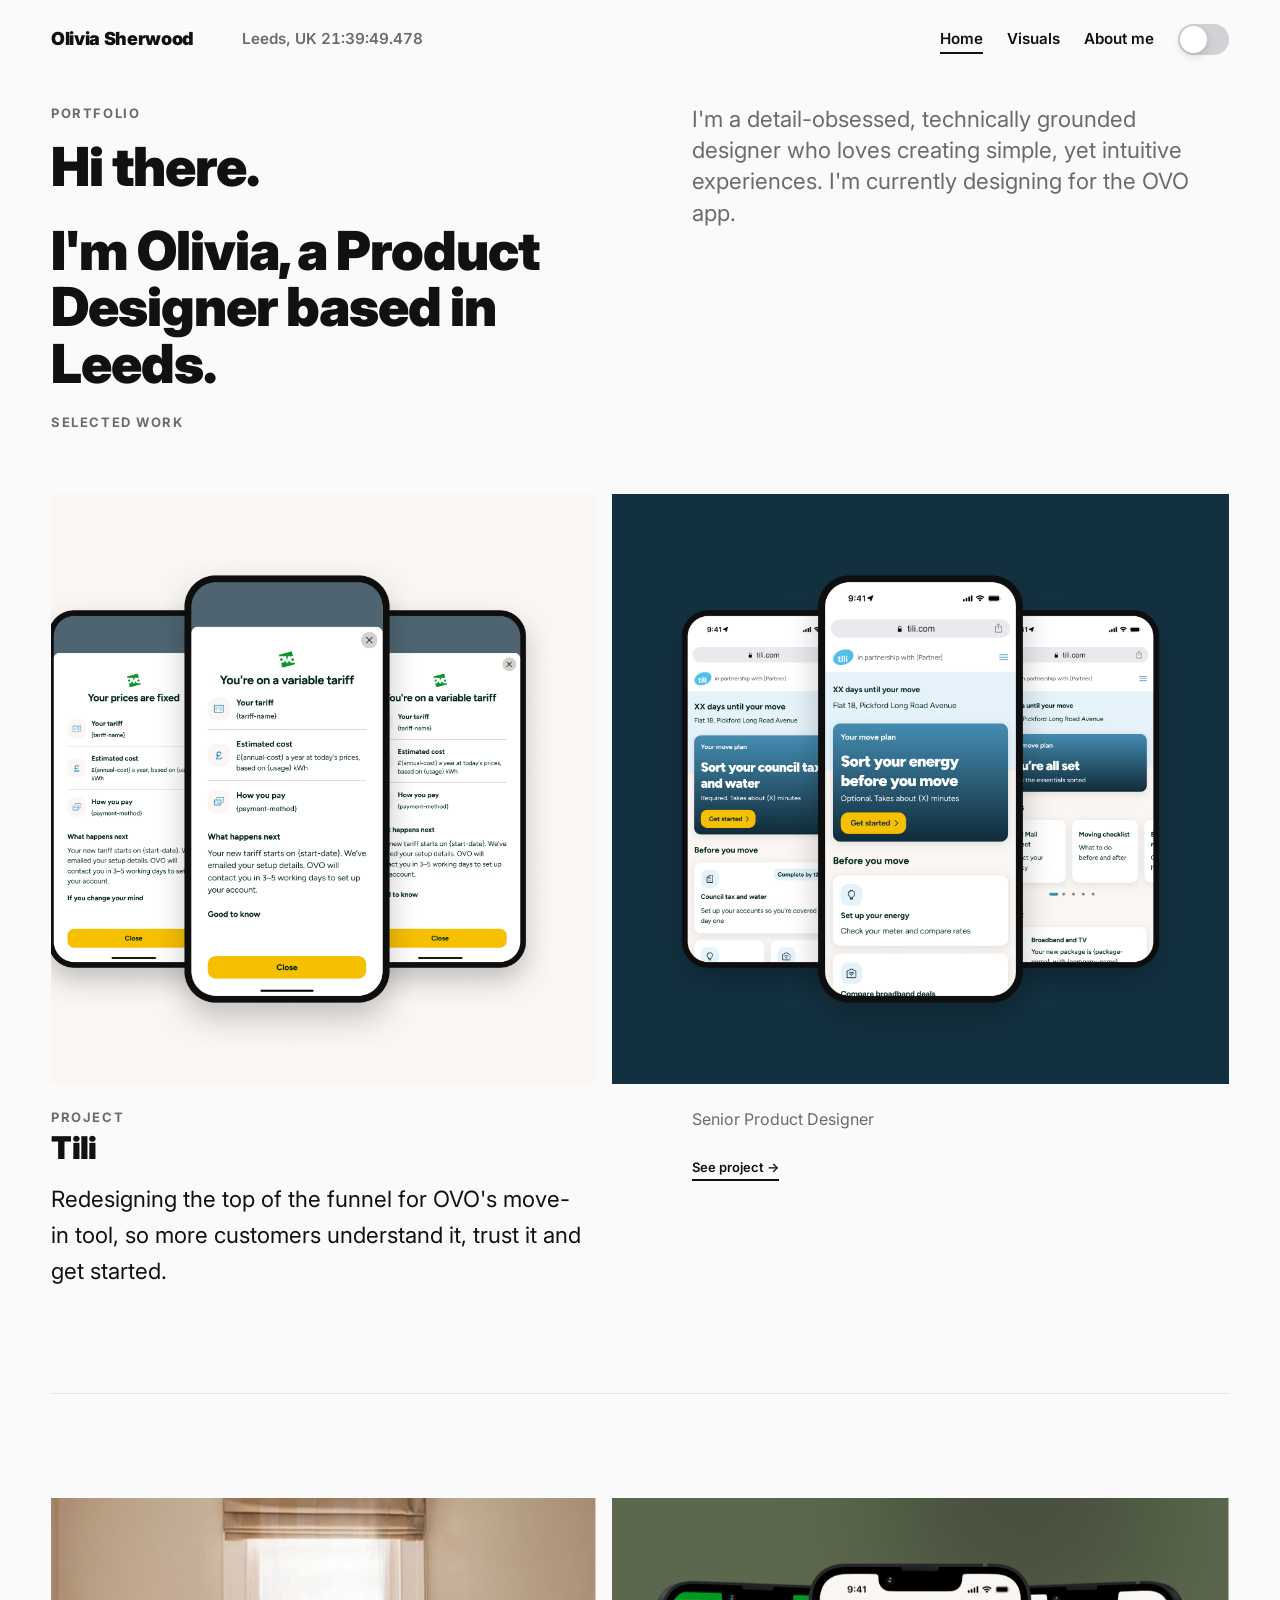
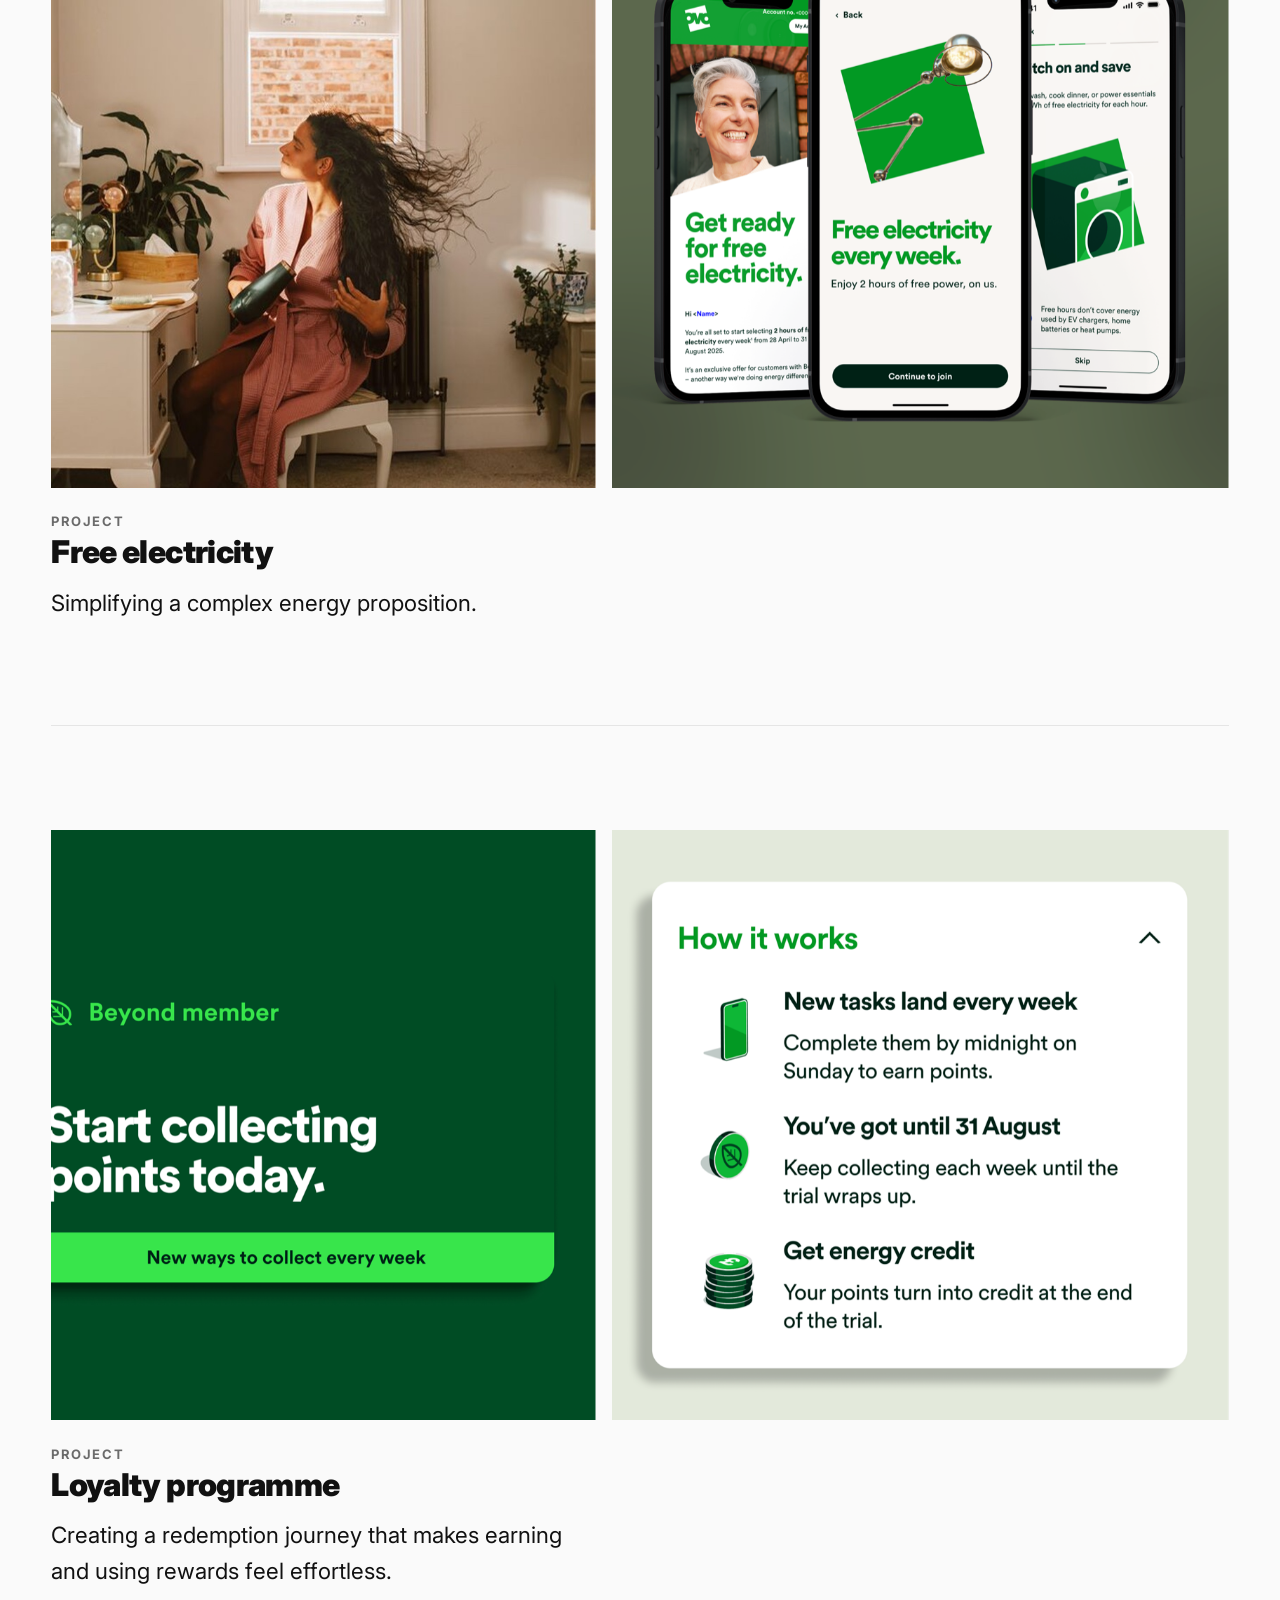
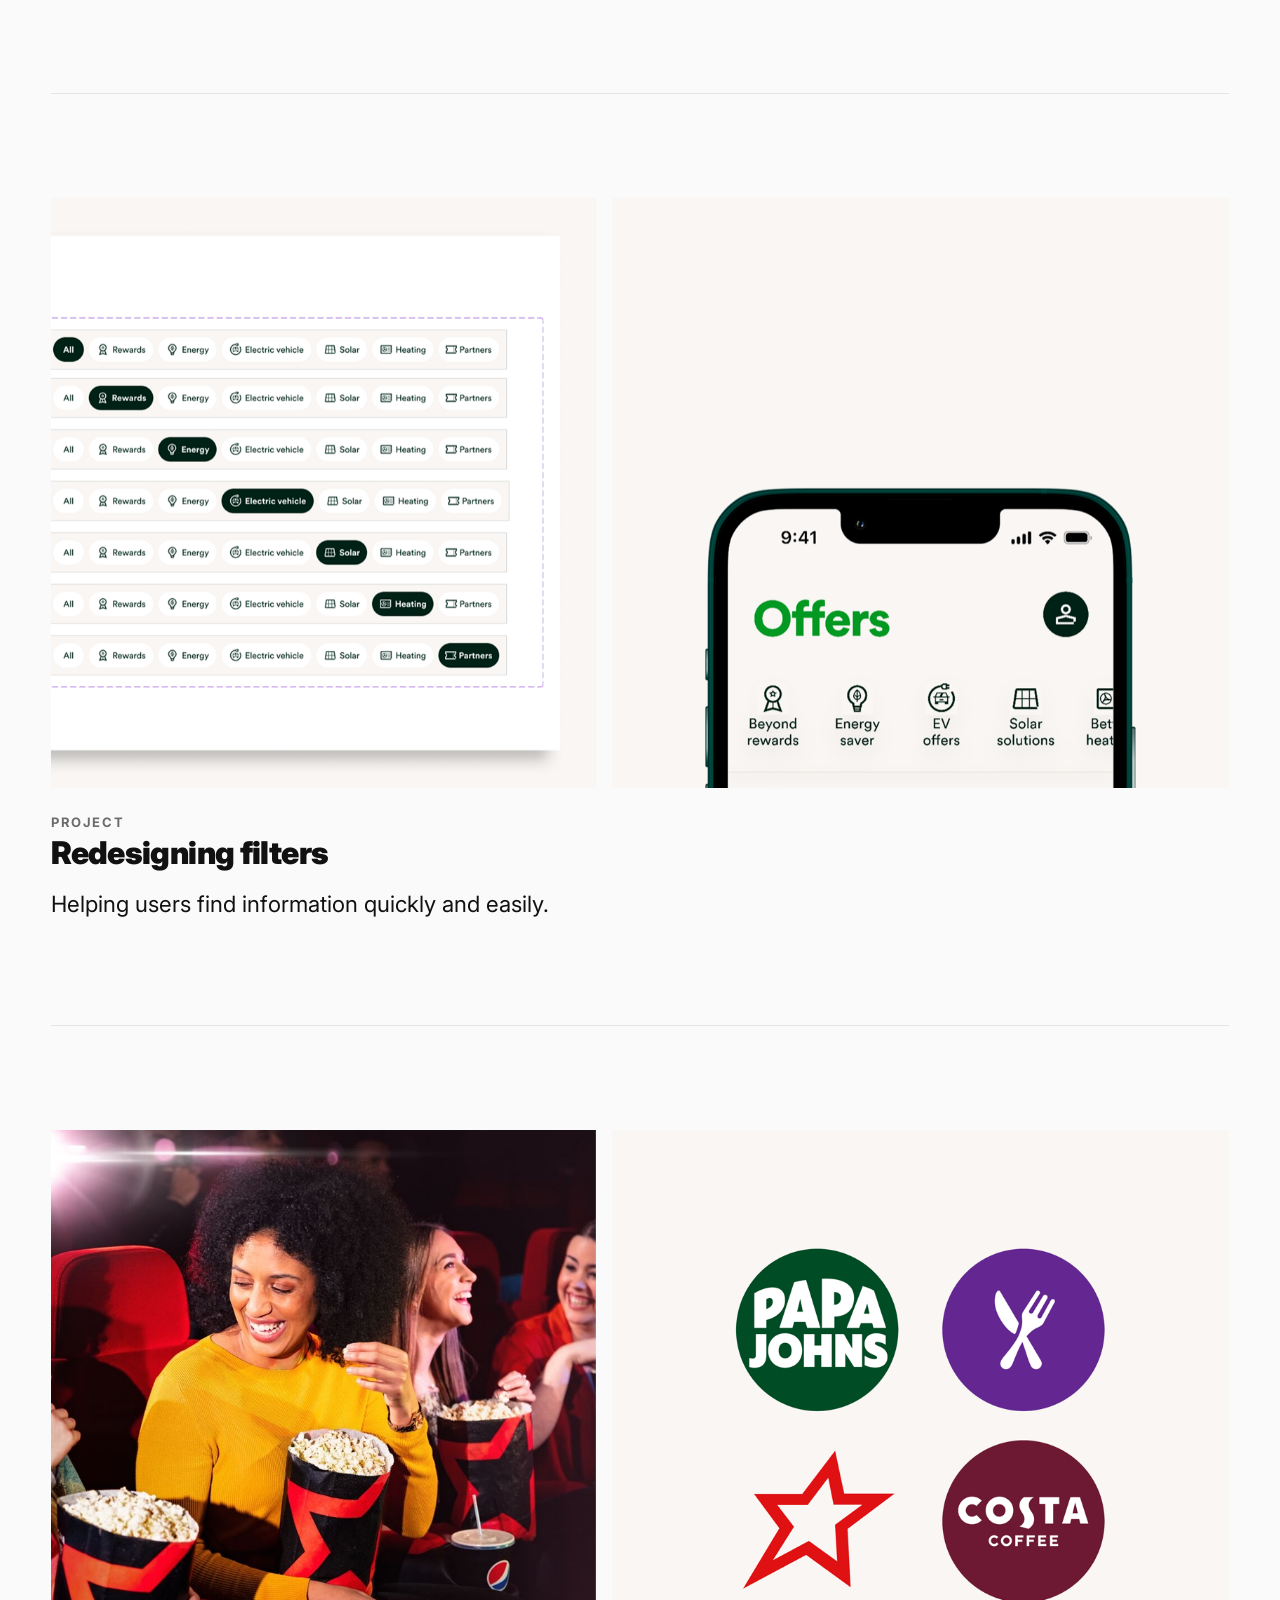
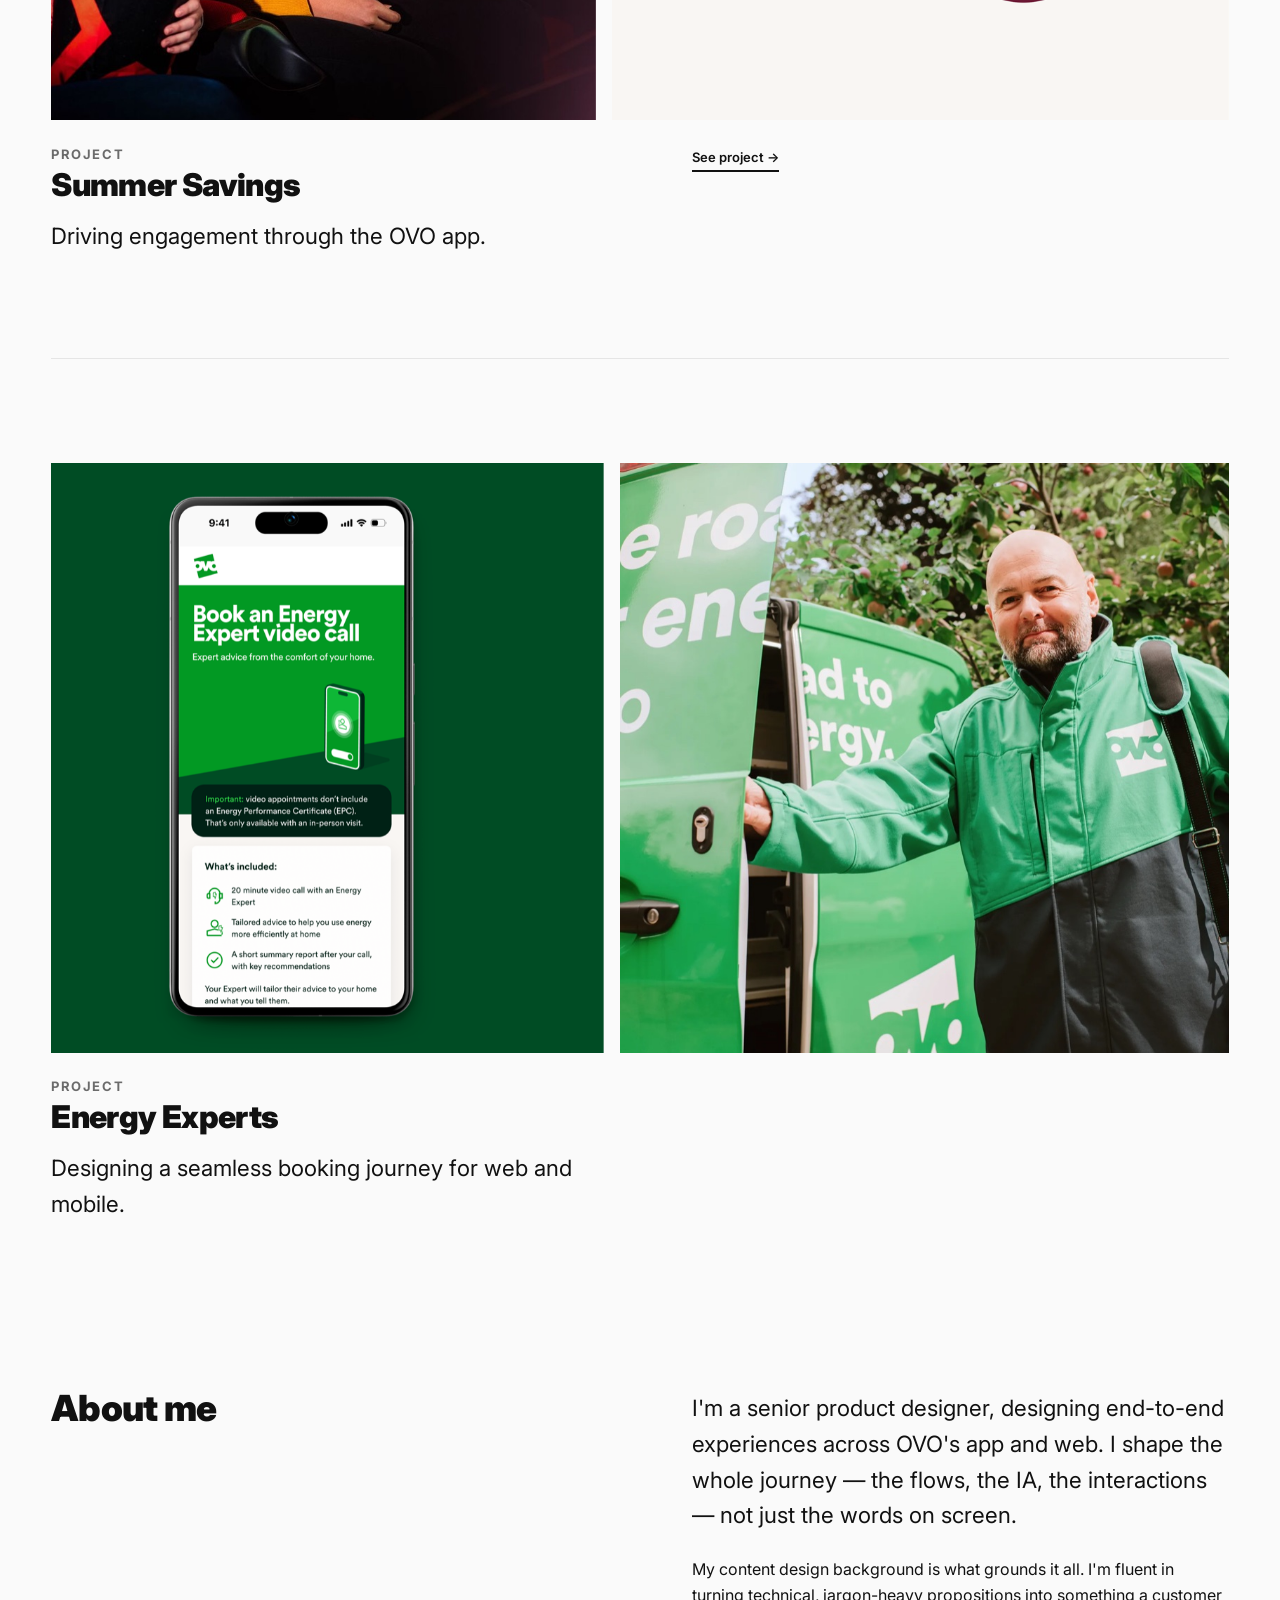
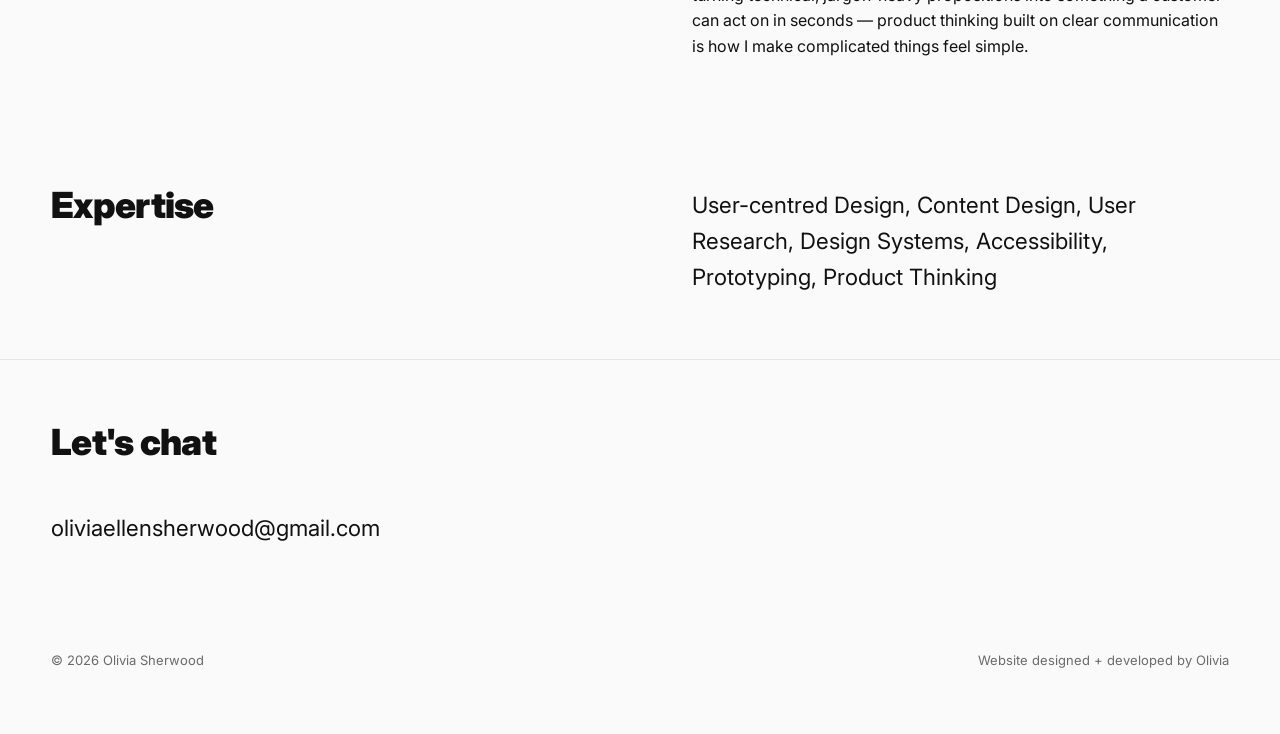
<file: index.html>
<!DOCTYPE html>
<html lang="en">
<head>
  <meta charset="UTF-8">
  <meta name="viewport" content="width=device-width, initial-scale=1.0">
  <title>Olivia Sherwood — Product Designer</title>
  <meta name="description" content="Olivia Sherwood — I design digital experiences where product thinking, UX and content come together. Currently a designer at OVO Energy.">
  <link rel="canonical" href="https://olivia-sherwood-portfolio.com/">

  <!-- Open Graph / Twitter — social-share preview. og:image is a placeholder
       (a real case-study shot); swap in a purpose-made 1200x630 card when ready.
       Absolute URLs point at the current canonical host; update if a custom
       domain is added. -->
  <meta property="og:type" content="website">
  <meta property="og:site_name" content="Olivia Sherwood">
  <meta property="og:locale" content="en_GB">
  <meta property="og:title" content="Olivia Sherwood — Product Designer">
  <meta property="og:description" content="I design digital experiences where product thinking, UX and content come together. Currently a designer at OVO Energy.">
  <meta property="og:url" content="https://olivia-sherwood-portfolio.com/">
  <meta property="og:image" content="https://olivia-sherwood-portfolio.com/assets/images/summer-savings/hero-1500.jpg">
  <meta property="og:image:width" content="1500">
  <meta property="og:image:height" content="682">
  <meta name="twitter:card" content="summary_large_image">
  <meta name="twitter:title" content="Olivia Sherwood — Product Designer">
  <meta name="twitter:description" content="I design digital experiences where product thinking, UX and content come together. Currently a designer at OVO Energy.">
  <meta name="twitter:image" content="https://olivia-sherwood-portfolio.com/assets/images/summer-savings/hero-1500.jpg">

  <!-- Apply the saved theme before first paint, so there's no flash of the
       wrong mode on load. No stored choice = follow the OS (handled by the
       prefers-color-scheme media query in the stylesheet). -->
  <script>
    (function () {
      try {
        var t = localStorage.getItem("theme");
        if (t === "dark" || t === "light") {
          document.documentElement.setAttribute("data-theme", t);
        }
      } catch (e) {}
    })();
  </script>

  <!-- Inter: one family, two weights doing all the work (900 for name and
       headlines, 400/600/700 for body and labels). No serif, no mono. -->
  <link rel="preconnect" href="https://fonts.googleapis.com">
  <link rel="preconnect" href="https://fonts.gstatic.com" crossorigin>
  <link href="https://fonts.googleapis.com/css2?family=Inter:wght@400;600;700;900&display=swap" rel="stylesheet">

  <link rel="stylesheet" href="assets/css/style.css">
</head>
<body class="page-home">
  <a class="skip-link" href="#work">Skip to work</a>

  <!-- Header ---------------------------------------------------------------->
  <header class="site-header" id="top">
    <div class="container">
      <a class="site-logo" href="index.html">Olivia Sherwood</a>

      <!-- Below 768px the nav collapses into the hamburger and drops down as a
           panel beneath the header. The theme toggle stays out in the header
           row — it's a one-tap control and shouldn't need a menu to reach.
           This block is identical on every page; the active link is set in JS. -->
      <div class="site-header__actions">
        <nav class="site-nav" id="primary-nav" aria-label="Primary">
          <ul>
            <li><a href="index.html" aria-current="page">Home</a></li>
            <li><a href="visuals.html">Visuals</a></li>
            <li><a href="index.html#about-me">About me</a></li>
          </ul>
        </nav>

        <!-- Light/dark toggle: an iOS-style switch. A real <button
             role="switch"> — keyboard-operable, with aria-checked + a
             state-dependent aria-label kept in sync by JS. -->
        <button type="button" class="theme-toggle" role="switch" aria-checked="false" aria-label="Switch to dark mode">
          <span class="theme-toggle__knob" aria-hidden="true"></span>
        </button>

        <button type="button" class="nav-toggle" aria-label="Open menu" aria-expanded="false" aria-controls="primary-nav">
          <span class="nav-toggle__bar" aria-hidden="true"></span>
        </button>
      </div>
    </div>
  </header>

  <main id="main">

    <!-- Intro block ---------------------------------------------------------->
    <section class="section--tight" aria-labelledby="intro-heading">
      <div class="container">
        <div class="about__grid">
          <div>
            <p class="eyebrow">Portfolio</p>
            <h1 id="intro-heading">Hi there. <span class="intro__role">I'm Olivia, a Product Designer based in Leeds.</span></h1>
          </div>
          <div class="about__copy">
            <p class="intro__sub">I'm a detail-obsessed, technically grounded designer who loves creating simple, yet intuitive experiences. I'm currently designing for the OVO app.</p>
          </div>
        </div>
      </div>
    </section>

    <!-- Project list --------------------------------------------------------->
    <section id="work" aria-labelledby="work-heading">
      <div class="container">
        <h2 id="work-heading" class="eyebrow work__heading">Selected work</h2>
        <div class="project-list">

          <!-- Tili -->
          <article class="project">
            <div class="carousel" role="group" aria-label="Tili — app screens" tabindex="0">
              <div class="carousel__slide">
                <a class="carousel__frame" href="case-studies/tili.html">
                  <img src="assets/images/tili/tili-bottom-sheets.jpg" alt="Three OVO app screens showing variable and fixed tariff summary modals: your tariff, estimated cost, how you pay and what happens next." width="618" height="590">
                </a>
              </div>
              <div class="carousel__slide">
                <a class="carousel__frame" href="case-studies/tili.html">
                  <img src="assets/images/tili/tili-dashboard-states.jpg" alt="Three mobile screens of the Tili home page: days until your move, the move plan card with a Get started button, and a Before you move list." loading="lazy" width="618" height="590">
                </a>
              </div>
              <div class="carousel__slide">
                <a class="carousel__frame" href="case-studies/tili.html">
                  <img src="assets/images/tili/tili-desktop-check-confirm.jpg" alt="Tili desktop check and confirm page with add-ons, payment method, tariff summary and a good-to-know note about the 14-day cancellation window." loading="lazy" width="618" height="590">
                </a>
              </div>
              <div class="carousel__slide">
                <a class="carousel__frame" href="case-studies/tili.html">
                  <img src="assets/images/tili/tili-direct-debit.jpg" alt="Tili mobile Set up Direct Debit screen with tariff, estimated monthly total and payment details." loading="lazy" width="618" height="590">
                </a>
              </div>
              <div class="carousel__slide">
                <a class="carousel__frame" href="case-studies/tili.html">
                  <img src="assets/images/tili/tili-edge-cases.jpg" alt="Two Tili mobile screens: current tariff with a cheapest-tariff comparison, and a your energy summary for a standard variable tariff." loading="lazy" width="618" height="590">
                </a>
              </div>
            </div>
            <div class="project__body">
              <div>
                <p class="eyebrow">Project</p>
                <h3 class="project__title"><a class="project__link" href="case-studies/tili.html">Tili</a></h3>
                <p class="project__desc">Redesigning the top of the funnel for OVO's move-in tool, so more customers understand it, trust it and get started.</p>
              </div>
              <div>
                <p class="project__role">Senior Product Designer</p>
                <a class="see-project" href="case-studies/tili.html">See project →</a>
              </div>
            </div>
          </article>

          <!-- 1. Free electricity -->
          <article class="project">
            <div class="carousel" role="group" aria-label="Free electricity — app screens" tabindex="0">
              <div class="carousel__slide">
                <div class="carousel__frame">
                  <img src="assets/images/free-electricity-1.jpg" alt="A customer drying her hair at home." loading="lazy" width="618" height="590">
                </div>
              </div>
              <div class="carousel__slide">
                <div class="carousel__frame">
                  <img src="assets/images/free-electricity-2.png" alt="OVO app screens introducing free electricity — 'Get ready for free electricity' and 'Free electricity every week'." loading="lazy" width="618" height="590">
                </div>
              </div>
              <div class="carousel__slide">
                <div class="carousel__frame">
                  <img src="assets/images/free-electricity-3.png" alt="The free electricity dashboard showing upcoming weekly slots and adding one to a calendar." loading="lazy" width="618" height="590">
                </div>
              </div>
              <div class="carousel__slide">
                <div class="carousel__frame">
                  <img src="assets/images/free-electricity-4.jpg" alt="A push notification: 'You've signed up for free electricity — pick your hours in the OVO app.'" loading="lazy" width="618" height="590">
                </div>
              </div>
              <div class="carousel__slide">
                <div class="carousel__frame">
                  <img src="assets/images/free-electricity-5.png" alt="The free electricity screen with today's slot live — '1pm to 2pm'." loading="lazy" width="618" height="590">
                </div>
              </div>
            </div>
            <div class="project__body">
              <div>
                <p class="eyebrow">Project</p>
                <h3 class="project__title">Free electricity</h3>
                <p class="project__desc">Simplifying a complex energy proposition.</p>
              </div>
            </div>
          </article>

          <!-- 2. Points & rewards pilot -->
          <article class="project">
            <div class="carousel" role="group" aria-label="Loyalty programme — app screens" tabindex="0">
              <div class="carousel__slide">
                <div class="carousel__frame">
                  <img src="assets/images/points-1.png" alt="A 'Start collecting points today' Beyond member card." loading="lazy" width="618" height="590">
                </div>
              </div>
              <div class="carousel__slide">
                <div class="carousel__frame">
                  <img src="assets/images/points-2.png" alt="A 'How it works' card — earn points from weekly tasks, collect until 31 August, then get energy credit." loading="lazy" width="618" height="590">
                </div>
              </div>
              <div class="carousel__slide">
                <div class="carousel__frame">
                  <img src="assets/images/points-3.png" alt="OVO app points screens — the collect-points intro, dashboard, and energy-credit balance." loading="lazy" width="618" height="590">
                </div>
              </div>
              <div class="carousel__slide">
                <div class="carousel__frame">
                  <img src="assets/images/points-4.png" alt="A Beyond member card: '£5 credit is all yours — thanks for being part of the trial.'" loading="lazy" width="618" height="590">
                </div>
              </div>
              <div class="carousel__slide">
                <div class="carousel__frame">
                  <img src="assets/images/points-5.jpg" alt="A push notification: 'Collect up to £10 in credit — join our exclusive trial today to get rewarded.'" loading="lazy" width="618" height="590">
                </div>
              </div>
            </div>
            <div class="project__body">
              <div>
                <p class="eyebrow">Project</p>
                <h3 class="project__title">Loyalty programme</h3>
                <p class="project__desc">Creating a redemption journey that makes earning and using rewards feel effortless.</p>
              </div>
            </div>
          </article>

          <!-- 3. Filters -->
          <article class="project">
            <div class="carousel" role="group" aria-label="Redesigning filters — app screens" tabindex="0">
              <div class="carousel__slide">
                <div class="carousel__frame">
                  <img src="assets/images/filters-1.png" alt="The filter component with each category selected in turn — All, Rewards, Energy, Electric vehicle, Solar, Heating, Partners." loading="lazy" width="618" height="590">
                </div>
              </div>
              <div class="carousel__slide">
                <div class="carousel__frame">
                  <img src="assets/images/filters-2.png" alt="The OVO Offers screen header with the redesigned category filter row." loading="lazy" width="618" height="590">
                </div>
              </div>
              <div class="carousel__slide">
                <div class="carousel__frame">
                  <img src="assets/images/filters-3.png" alt="OVO Offers screens with the filters applied to the Summer Savings campaign." loading="lazy" width="618" height="590">
                </div>
              </div>
              <div class="carousel__slide">
                <div class="carousel__frame">
                  <img src="assets/images/filters-4.png" alt="An early hand-drawn sketch of the filter icons — All, Free, Energy, EV, Solar." loading="lazy" width="618" height="590">
                </div>
              </div>
            </div>
            <div class="project__body">
              <div>
                <p class="eyebrow">Project</p>
                <h3 class="project__title">Redesigning filters</h3>
                <p class="project__desc">Helping users find information quickly and easily.</p>
              </div>
            </div>
          </article>

          <!-- 4. Summer savings -->
          <article class="project">
            <div class="carousel" role="group" aria-label="Summer Savings — app screens" tabindex="0">
              <div class="carousel__slide">
                <a class="carousel__frame" href="case-studies/summer-savings.html">
                  <img src="assets/images/summer-1.jpg" alt="Friends enjoying popcorn at the cinema." loading="lazy" width="618" height="590">
                </a>
              </div>
              <div class="carousel__slide">
                <a class="carousel__frame" href="case-studies/summer-savings.html">
                  <img src="assets/images/summer-2.png" alt="Campaign partner logos — Papa Johns, Costa Coffee and more." loading="lazy" width="618" height="590">
                </a>
              </div>
              <div class="carousel__slide">
                <a class="carousel__frame" href="case-studies/summer-savings.html">
                  <img src="assets/images/summer-3.jpg" alt="Reward modals for a free Costa Coffee, a free cinema ticket, and a free Papa John's pizza." loading="lazy" width="618" height="590">
                </a>
              </div>
              <div class="carousel__slide">
                <a class="carousel__frame" href="case-studies/summer-savings.html">
                  <img src="assets/images/summer-4.jpg" alt="A push notification: 'This week's treat is here — claim your free pizza from OVO today.'" loading="lazy" width="618" height="590">
                </a>
              </div>
              <div class="carousel__slide">
                <a class="carousel__frame" href="case-studies/summer-savings.html">
                  <img src="assets/images/summer-5.png" alt="Offer cards: 50% off Papa John's pizza (June only) and £5 off restaurants near you (all summer long)." loading="lazy" width="618" height="590">
                </a>
              </div>
              <div class="carousel__slide">
                <a class="carousel__frame" href="case-studies/summer-savings.html">
                  <img src="assets/images/summer-6.png" alt="The reward claim form — full name, email, and unique code, with a 'Claim reward' button." loading="lazy" width="618" height="590">
                </a>
              </div>
            </div>
            <div class="project__body">
              <div>
                <p class="eyebrow">Project</p>
                <h3 class="project__title"><a class="project__link" href="case-studies/summer-savings.html">Summer Savings</a></h3>
                <p class="project__desc">Driving engagement through the OVO app.</p>
              </div>
              <div>
                <a class="see-project" href="case-studies/summer-savings.html">See project →</a>
              </div>
            </div>
          </article>

          <!-- 5. Energy Experts video booking -->
          <article class="project">
            <div class="carousel" role="group" aria-label="Energy Experts — app screens" tabindex="0">
              <div class="carousel__slide">
                <div class="carousel__frame">
                  <img src="assets/images/energy-experts-1.png" alt="A 'Book an Energy Expert video call' screen explaining what's included." loading="lazy" width="618" height="590">
                </div>
              </div>
              <div class="carousel__slide">
                <div class="carousel__frame">
                  <img src="assets/images/energy-experts-2.jpg" alt="An OVO Energy Expert standing beside a branded van." loading="lazy" width="618" height="590">
                </div>
              </div>
              <div class="carousel__slide">
                <div class="carousel__frame">
                  <img src="assets/images/energy-experts-3.png" alt="A calendar and time-slot picker for booking a video appointment." loading="lazy" width="618" height="590">
                </div>
              </div>
            </div>
            <div class="project__body">
              <div>
                <p class="eyebrow">Project</p>
                <h3 class="project__title">Energy Experts</h3>
                <p class="project__desc">Designing a seamless booking journey for web and mobile.</p>
              </div>
            </div>
          </article>

        </div>
      </div>
    </section>

    <!-- About me: heading left, copy right — same rhythm as the project rows,
         no separate page. Linked from the nav via #about-me. -->
    <section class="section--tight" id="about-me" aria-labelledby="about-me-heading">
      <div class="container">
        <div class="about__grid">
          <div>
            <h2 id="about-me-heading">About me</h2>
          </div>
          <div class="about__copy">
            <p class="lede">I'm a senior product designer, designing end-to-end experiences across OVO's app and web. I shape the whole journey — the flows, the IA, the interactions — not just the words on screen.</p>
            <p>My content design background is what grounds it all. I'm fluent in turning technical, jargon-heavy propositions into something a customer can act on in seconds — product thinking built on clear communication is how I make complicated things feel simple.</p>
          </div>
        </div>
      </div>
    </section>

    <!-- Expertise: heading left, list right — same rhythm as About me above,
         reusing .about__grid so it collapses to one column the same way. -->
    <section class="section--tight" id="expertise" aria-labelledby="expertise-heading">
      <div class="container">
        <div class="about__grid">
          <div>
            <h2 id="expertise-heading">Expertise</h2>
          </div>
          <div class="about__copy">
            <p class="lede">User-centred Design, Content Design, User Research, Design Systems, Accessibility, Prototyping, Product Thinking</p>
          </div>
        </div>
      </div>
    </section>

  </main>

  <!-- Footer ---------------------------------------------------------------->
  <footer class="site-footer section--tight" id="contact">
    <div class="container">
      <h2 class="footer__heading">Let's chat</h2>
      <div class="footer__grid">
        <div class="footer__col">
          <!-- Copies the address rather than opening a mail client. A real
               <button>, so keyboard operable for free; the visually-hidden
               span is its accessible name, the aria-live region announces the
               copy. The two panes flip on hover (instant under reduced
               motion — the global rule zeroes the transition). -->
          <p>
            <button type="button" class="email-copy" data-email="oliviaellensherwood@gmail.com">
              <span class="email-copy__panes" aria-hidden="true">
                <span class="email-copy__front">oliviaellensherwood@gmail.com</span>
                <span class="email-copy__back">Click to copy to clipboard</span>
              </span>
              <span class="visually-hidden">Copy email address oliviaellensherwood@gmail.com to clipboard</span>
            </button>
            <span class="visually-hidden" aria-live="polite" data-copy-status></span>
          </p>
        </div>
      </div>
      <div class="footer__meta">
        <p class="footer__legal">© 2026 Olivia Sherwood</p>
        <p class="footer__credit">Website designed + developed by Olivia</p>
        <!-- The label is fixed; the clock is the visitor's own local time.
             role="timer" carries an implicit aria-live="off", so assistive tech
             won't announce every tick. Empty until JS fills it, so with JS off
             the line degrades to just "Leeds, UK". -->
        <p class="footer__clock">Leeds, UK <span class="footer__time" role="timer"></span></p>
      </div>
    </div>
  </footer>

  <script src="assets/js/carousel.js"></script>
  <script src="assets/js/theme.js"></script>
  <script src="assets/js/nav.js"></script>
  <script src="assets/js/clock.js"></script>
  <script src="assets/js/email-copy.js"></script>
</body>
</html>
</file>
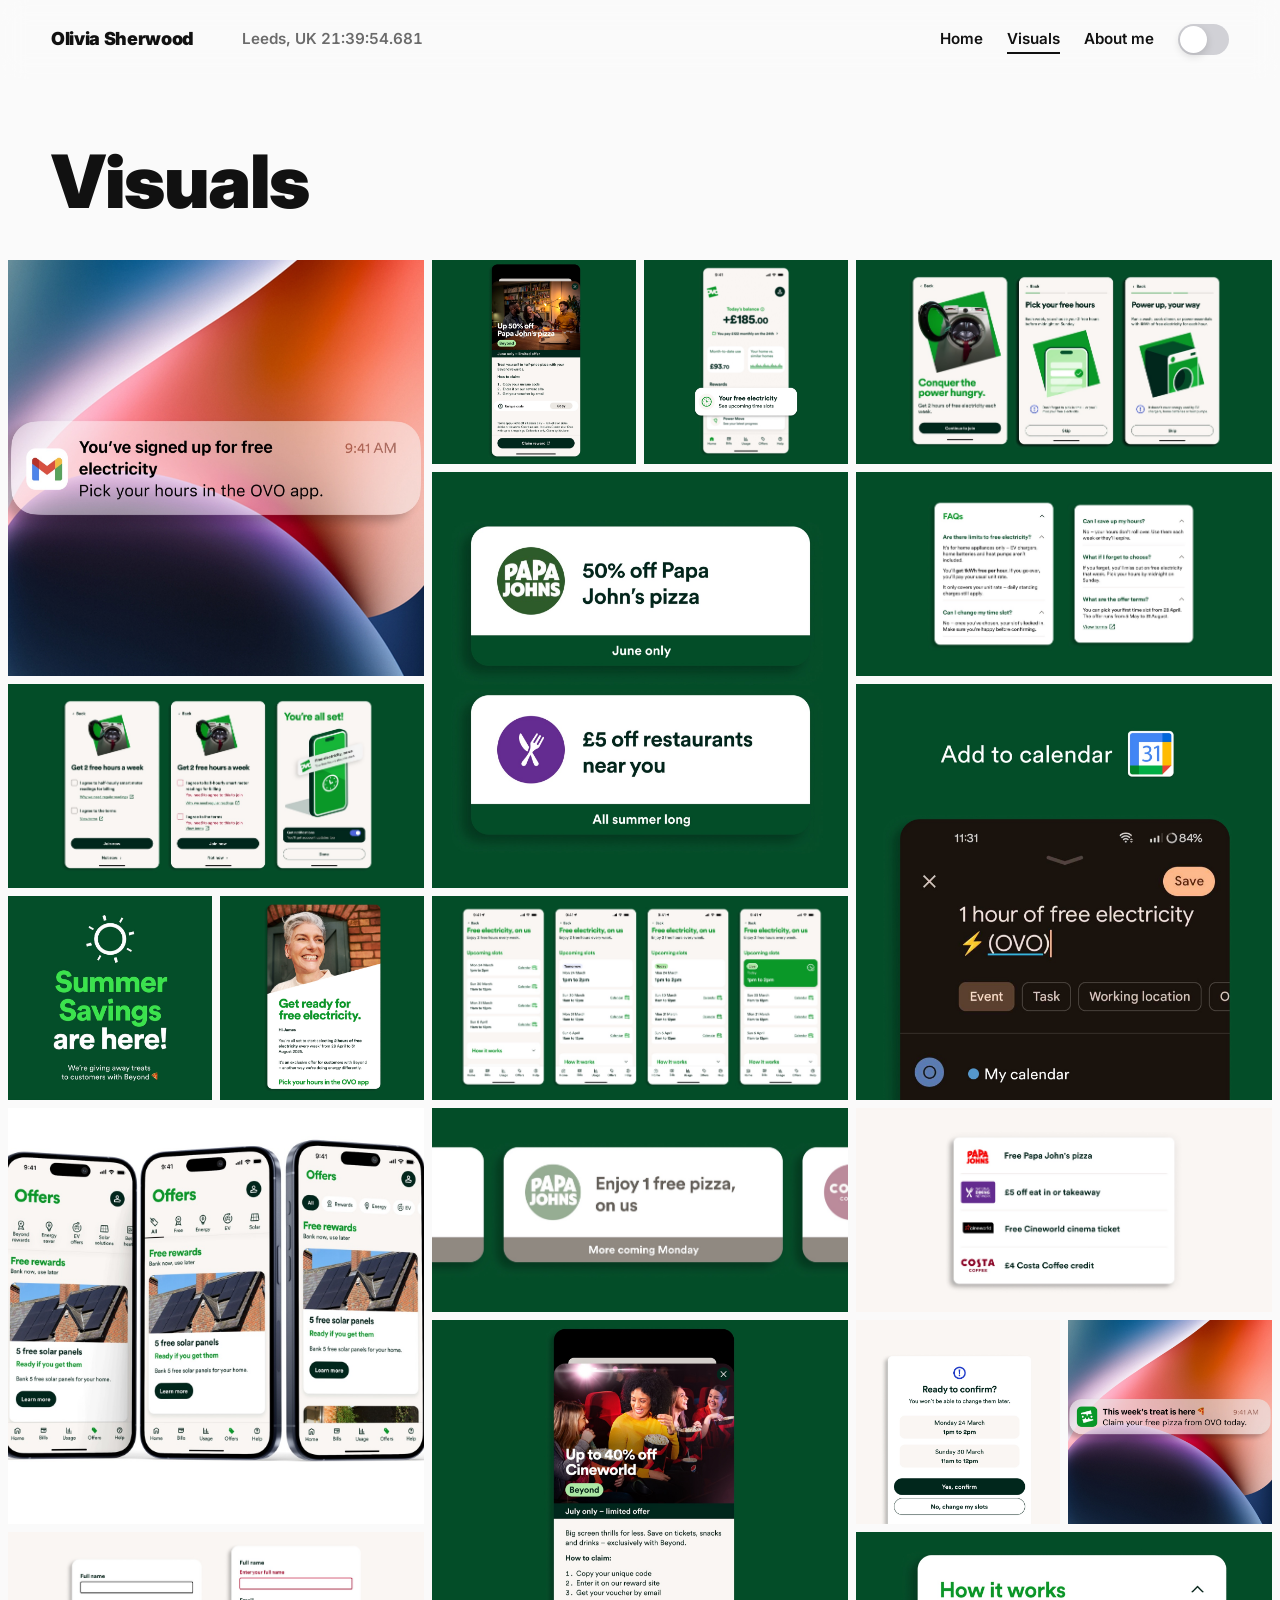
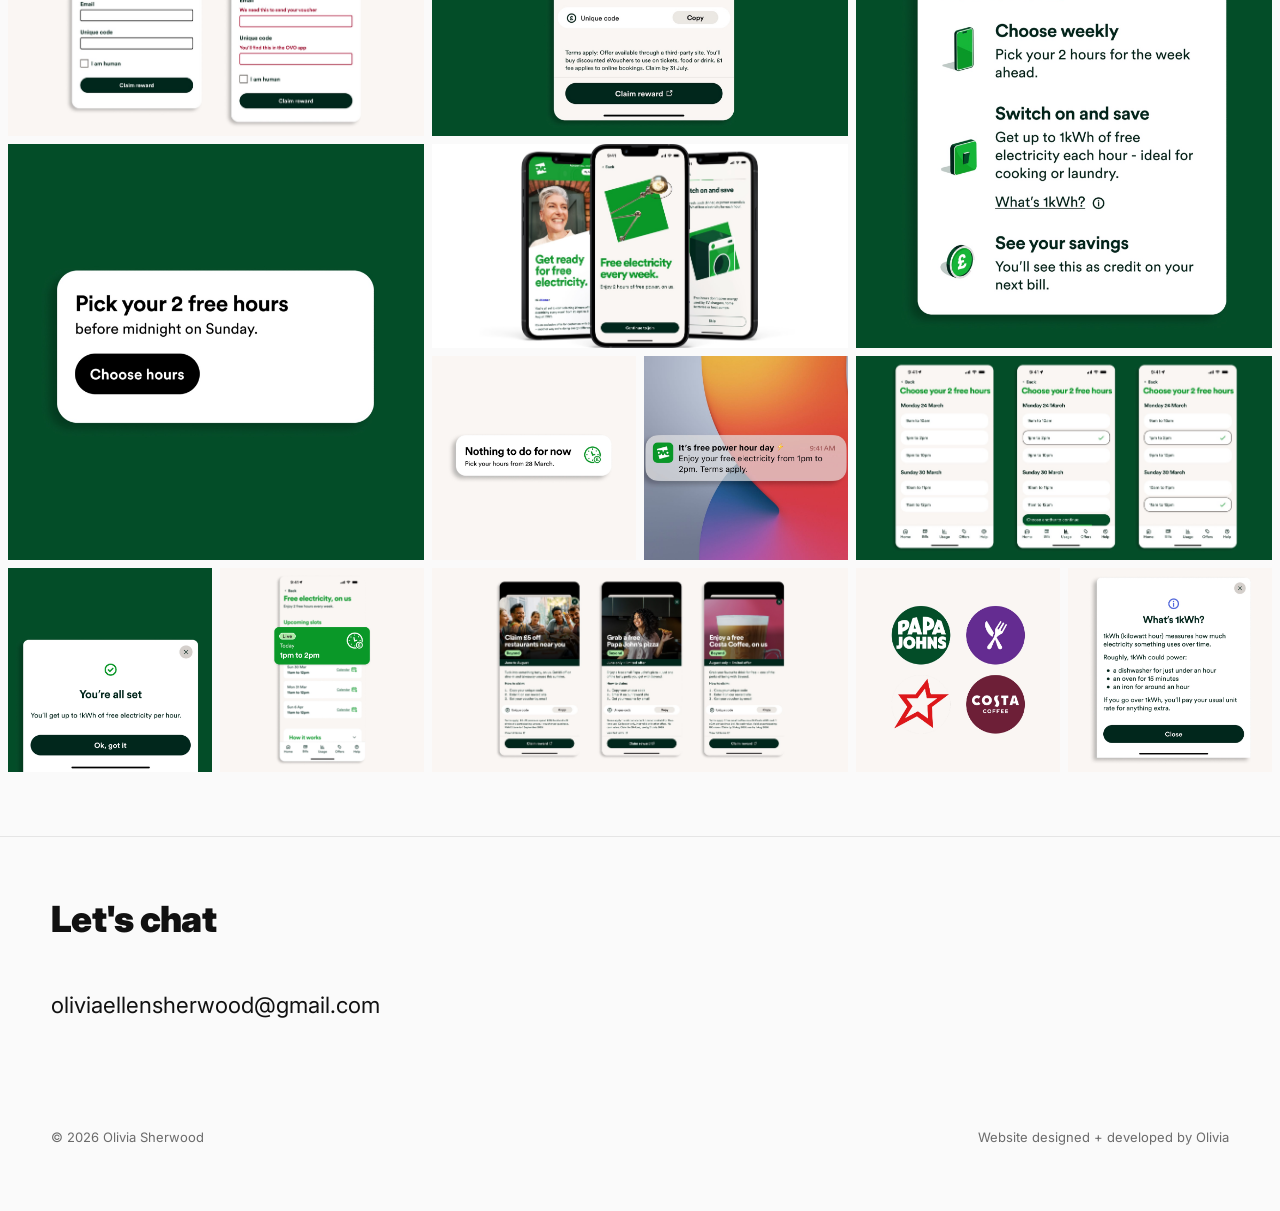
<file: visuals.html>
<!DOCTYPE html>
<html lang="en">
<head>
  <meta charset="UTF-8">
  <meta name="viewport" content="width=device-width, initial-scale=1.0">
  <title>Visuals — Olivia Sherwood</title>
  <meta name="description" content="A visual gallery of product design work by Olivia Sherwood — app screens, notifications and interface details from OVO Energy.">
  <link rel="canonical" href="https://olivia-sherwood-portfolio.com/visuals.html">

  <!-- Open Graph / Twitter — social-share preview. -->
  <meta property="og:type" content="website">
  <meta property="og:site_name" content="Olivia Sherwood">
  <meta property="og:locale" content="en_GB">
  <meta property="og:title" content="Visuals — Olivia Sherwood">
  <meta property="og:description" content="A visual gallery of product design work — app screens, notifications and interface details from OVO Energy.">
  <meta property="og:url" content="https://olivia-sherwood-portfolio.com/visuals.html">
  <meta property="og:image" content="https://olivia-sherwood-portfolio.com/assets/images/summer-savings/hero-1500.jpg">
  <meta property="og:image:width" content="1500">
  <meta property="og:image:height" content="682">
  <meta name="twitter:card" content="summary_large_image">
  <meta name="twitter:title" content="Visuals — Olivia Sherwood">
  <meta name="twitter:description" content="A visual gallery of product design work — app screens, notifications and interface details from OVO Energy.">
  <meta name="twitter:image" content="https://olivia-sherwood-portfolio.com/assets/images/summer-savings/hero-1500.jpg">

  <!-- Apply the saved theme before first paint, so there's no flash of the
       wrong mode on load. No stored choice = follow the OS. -->
  <script>
    (function () {
      try {
        var t = localStorage.getItem("theme");
        if (t === "dark" || t === "light") {
          document.documentElement.setAttribute("data-theme", t);
        }
      } catch (e) {}
    })();
  </script>

  <link rel="preconnect" href="https://fonts.googleapis.com">
  <link rel="preconnect" href="https://fonts.gstatic.com" crossorigin>
  <link href="https://fonts.googleapis.com/css2?family=Inter:wght@400;600;700;900&display=swap" rel="stylesheet">

  <link rel="stylesheet" href="assets/css/style.css">
</head>
<body class="page-visuals">
  <a class="skip-link" href="#main">Skip to content</a>

  <!-- Header ---------------------------------------------------------------->
  <header class="site-header" id="top">
    <div class="container">
      <a class="site-logo" href="index.html">Olivia Sherwood</a>
      <div class="site-header__actions">
        <nav class="site-nav" id="primary-nav" aria-label="Primary">
          <ul>
            <li><a href="index.html">Home</a></li>
            <li><a href="visuals.html" aria-current="page">Visuals</a></li>
            <li><a href="index.html#about-me">About me</a></li>
          </ul>
        </nav>
        <button type="button" class="theme-toggle" role="switch" aria-checked="false" aria-label="Switch to dark mode">
          <span class="theme-toggle__knob" aria-hidden="true"></span>
        </button>
        <button type="button" class="nav-toggle" aria-label="Open menu" aria-expanded="false" aria-controls="primary-nav">
          <span class="nav-toggle__bar" aria-hidden="true"></span>
        </button>
      </div>
    </div>
  </header>

  <main id="main">

    <!-- Bento mosaic ---------------------------------------------------------
         Tile order is load-bearing: it's arranged so a 4-column grid packs
         with no holes under normal (sparse) auto-placement.
         L = large 2x2, W = wide 2x1, S = small 1x1. -->
    <section class="section--tight">
      <div class="container">
        <h1 class="visuals__title">Visuals</h1>
      </div>

      <div class="visuals">

        <ul class="visuals__grid">

          <!-- rows 1-2 -->
          <li class="visuals__tile visuals__tile--l">
            <img src="assets/images/visuals/welcome-email.jpg" alt="A welcome email headed 'Get ready for free electricity', with a photo of a smiling customer and a link to pick your hours in the OVO app." width="1600" height="1528" loading="eager" fetchpriority="high">
          </li>
          <li class="visuals__tile visuals__tile--s">
            <img src="assets/images/visuals/all-set-modal.jpg" alt="A confirmation modal: 'You're all set — you'll get up to 1kWh of free electricity per hour.'" width="1600" height="1528" loading="eager" fetchpriority="high">
          </li>
          <li class="visuals__tile visuals__tile--s">
            <img src="assets/images/visuals/pick-hours-prompt.jpg" alt="A prompt card reading 'Pick your 2 free hours before midnight on Sunday', with a 'Choose hours' button." width="1600" height="1528" loading="eager" fetchpriority="high">
          </li>
          <li class="visuals__tile visuals__tile--w">
            <img src="assets/images/visuals/intro-screens.jpg" alt="Three app screens introducing free electricity: a welcome message, 'Free electricity every week', and a savings summary." width="1800" height="849" loading="eager" fetchpriority="high">
          </li>

          <!-- rows 3-4 -->
          <li class="visuals__tile visuals__tile--l">
            <img src="assets/images/visuals/app-home-balance.jpg" alt="The OVO app home screen showing a £185 balance, month-to-date usage, and a 'Your free electricity' rewards card." width="1600" height="1528" loading="lazy">
          </li>
          <li class="visuals__tile visuals__tile--w">
            <img src="assets/images/visuals/onboarding-carousel.jpg" alt="Three onboarding screens — 'Conquer the power hungry', 'Pick your free hours' and 'Power up, your way'." width="1800" height="849" loading="lazy">
          </li>
          <li class="visuals__tile visuals__tile--w">
            <img src="assets/images/visuals/slot-picker-screens.jpg" alt="Three screens of the 'Choose your 2 free hours' slot picker, showing day-by-day time selection." width="1800" height="849" loading="lazy">
          </li>

          <!-- rows 5-6 -->
          <li class="visuals__tile visuals__tile--l">
            <img src="assets/images/visuals/how-it-works.jpg" alt="A 'How it works' card explaining three steps: choose weekly, switch on and save, and see your savings." width="1600" height="1528" loading="lazy">
          </li>
          <li class="visuals__tile visuals__tile--s">
            <img src="assets/images/visuals/live-slot-dashboard.jpg" alt="The free electricity dashboard with a live slot card reading '1pm to 2pm' above a list of upcoming slots." width="1600" height="1528" loading="lazy">
          </li>
          <li class="visuals__tile visuals__tile--s">
            <img src="assets/images/visuals/confirm-slots-modal.jpg" alt="A 'Ready to confirm?' modal listing two chosen time slots, warning they can't be changed later." width="1600" height="1528" loading="lazy">
          </li>
          <li class="visuals__tile visuals__tile--w">
            <img src="assets/images/visuals/live-slot-screens.jpg" alt="Four screens of the free electricity dashboard, showing a live slot highlighted from 1pm to 2pm." width="1800" height="849" loading="lazy">
          </li>

          <!-- rows 7-8 -->
          <li class="visuals__tile visuals__tile--l">
            <img src="assets/images/visuals/free-power-hour-notification.jpg" alt="A lock screen notification: 'It's free power hour day — enjoy your free electricity from 1pm to 2pm.'" width="1600" height="1528" loading="lazy">
          </li>
          <li class="visuals__tile visuals__tile--w">
            <img src="assets/images/visuals/opt-in-screens.jpg" alt="Three opt-in screens with consent checkboxes, ending in a 'You're all set!' confirmation." width="1800" height="849" loading="lazy">
          </li>
          <li class="visuals__tile visuals__tile--w">
            <img src="assets/images/visuals/faqs.jpg" alt="An expanded FAQs panel answering questions about free electricity hours and how to choose them." width="1800" height="849" loading="lazy">
          </li>

          <!-- rows 9-10 -->
          <li class="visuals__tile visuals__tile--l">
            <img src="assets/images/visuals/summer-savings-tile.jpg" alt="A Summer Savings campaign tile: 'Summer Savings are here!' with a sun icon, offering treats to Beyond customers." width="1600" height="1528" loading="lazy">
          </li>
          <li class="visuals__tile visuals__tile--s">
            <img src="assets/images/visuals/add-to-calendar.jpg" alt="Adding '1 hour of free electricity' to a phone calendar as a saved event." width="1600" height="1528" loading="lazy">
          </li>
          <li class="visuals__tile visuals__tile--s">
            <img src="assets/images/visuals/what-is-kwh-modal.jpg" alt="A 'What's 1kWh?' explainer modal comparing a kilowatt hour to running a dishwasher, oven or iron." width="1600" height="1528" loading="lazy">
          </li>
          <li class="visuals__tile visuals__tile--w">
            <img src="assets/images/visuals/reward-claim-form.jpg" alt="A reward claim form shown in default and error states, with fields for full name, email and a unique code." width="1800" height="849" loading="lazy">
          </li>

          <!-- rows 11-12 -->
          <li class="visuals__tile visuals__tile--l">
            <img src="assets/images/visuals/offers-solar-screens.jpg" alt="Three app screens of the Offers tab showing a free solar panels reward." width="1600" height="1166" loading="lazy">
          </li>
          <li class="visuals__tile visuals__tile--l">
            <img src="assets/images/visuals/partner-logos.jpg" alt="Partner brand marks — Papa John's, a restaurants icon, a star, and Costa Coffee." width="1600" height="1528" loading="lazy">
          </li>

          <!-- rows 13-15 -->
          <li class="visuals__tile visuals__tile--w">
            <img src="assets/images/visuals/partner-offer-modals.jpg" alt="Three partner offer screens — money off restaurants near you, a free Papa John's pizza, and a free Costa Coffee." width="1800" height="849" loading="lazy">
          </li>
          <li class="visuals__tile visuals__tile--s">
            <img src="assets/images/visuals/nothing-to-do-card.jpg" alt="A quiet-state card reading 'Nothing to do for now — pick your hours from 28 March.'" width="1600" height="1528" loading="lazy">
          </li>
          <li class="visuals__tile visuals__tile--s">
            <img src="assets/images/visuals/signup-notification.jpg" alt="A lock screen notification: 'You've signed up for free electricity — pick your hours in the OVO app.'" width="1600" height="1528" loading="lazy">
          </li>
          <li class="visuals__tile visuals__tile--w">
            <img src="assets/images/visuals/rewards-list.jpg" alt="A list of Summer Savings rewards: a free Papa John's pizza, £5 off eating out, a free Cineworld ticket, and £4 Costa Coffee credit." width="1800" height="849" loading="lazy">
          </li>
          <li class="visuals__tile visuals__tile--s">
            <img src="assets/images/visuals/pizza-treat-notification.jpg" alt="A lock screen notification: 'This week's treat is here — claim your free pizza from OVO today.'" width="1600" height="1528" loading="lazy">
          </li>
          <li class="visuals__tile visuals__tile--s">
            <img src="assets/images/visuals/offer-cards.jpg" alt="Two offer cards: 50% off Papa John's pizza in June, and £5 off restaurants near you all summer long." width="1600" height="1528" loading="lazy">
          </li>
          <li class="visuals__tile visuals__tile--w">
            <img src="assets/images/visuals/weekly-treat-cards.jpg" alt="A row of weekly treat cards — 'Enjoy 1 free pizza, on us', labelled 'More coming Monday'." width="1800" height="849" loading="lazy">
          </li>
          <li class="visuals__tile visuals__tile--s">
            <img src="assets/images/visuals/cineworld-offer-modal.jpg" alt="A Cineworld offer modal — up to 40% off tickets, with steps to copy a unique code and claim the reward." width="1600" height="1528" loading="lazy">
          </li>
          <li class="visuals__tile visuals__tile--s">
            <img src="assets/images/visuals/papa-johns-offer-modal.jpg" alt="A Papa John's offer modal — up to 50% off pizza, with steps to copy a unique code and claim the reward." width="1600" height="1528" loading="lazy">
          </li>

        </ul>

        <!-- Runs here, not deferred: the shuffle has to happen while the parser
             is still working, before first paint and before the browser decides
             which images are lazy. Deferring it would paint the fixed order
             first, then visibly reorder. -->
        <script src="assets/js/visuals.js"></script>
      </div>
    </section>

  </main>

  <!-- Footer ---------------------------------------------------------------->
  <footer class="site-footer section--tight" id="contact">
    <div class="container">
      <h2 class="footer__heading">Let's chat</h2>
      <div class="footer__grid">
        <div class="footer__col">
          <p>
            <button type="button" class="email-copy" data-email="oliviaellensherwood@gmail.com">
              <span class="email-copy__panes" aria-hidden="true">
                <span class="email-copy__front">oliviaellensherwood@gmail.com</span>
                <span class="email-copy__back">Click to copy to clipboard</span>
              </span>
              <span class="visually-hidden">Copy email address oliviaellensherwood@gmail.com to clipboard</span>
            </button>
            <span class="visually-hidden" aria-live="polite" data-copy-status></span>
          </p>
        </div>
      </div>
      <div class="footer__meta">
        <p class="footer__legal">© 2026 Olivia Sherwood</p>
        <p class="footer__credit">Website designed + developed by Olivia</p>
        <p class="footer__clock">Leeds, UK <span class="footer__time" role="timer"></span></p>
      </div>
    </div>
  </footer>

  <script src="assets/js/theme.js"></script>
  <script src="assets/js/nav.js"></script>
  <script src="assets/js/clock.js"></script>
  <script src="assets/js/email-copy.js"></script>
</body>
</html>
</file>
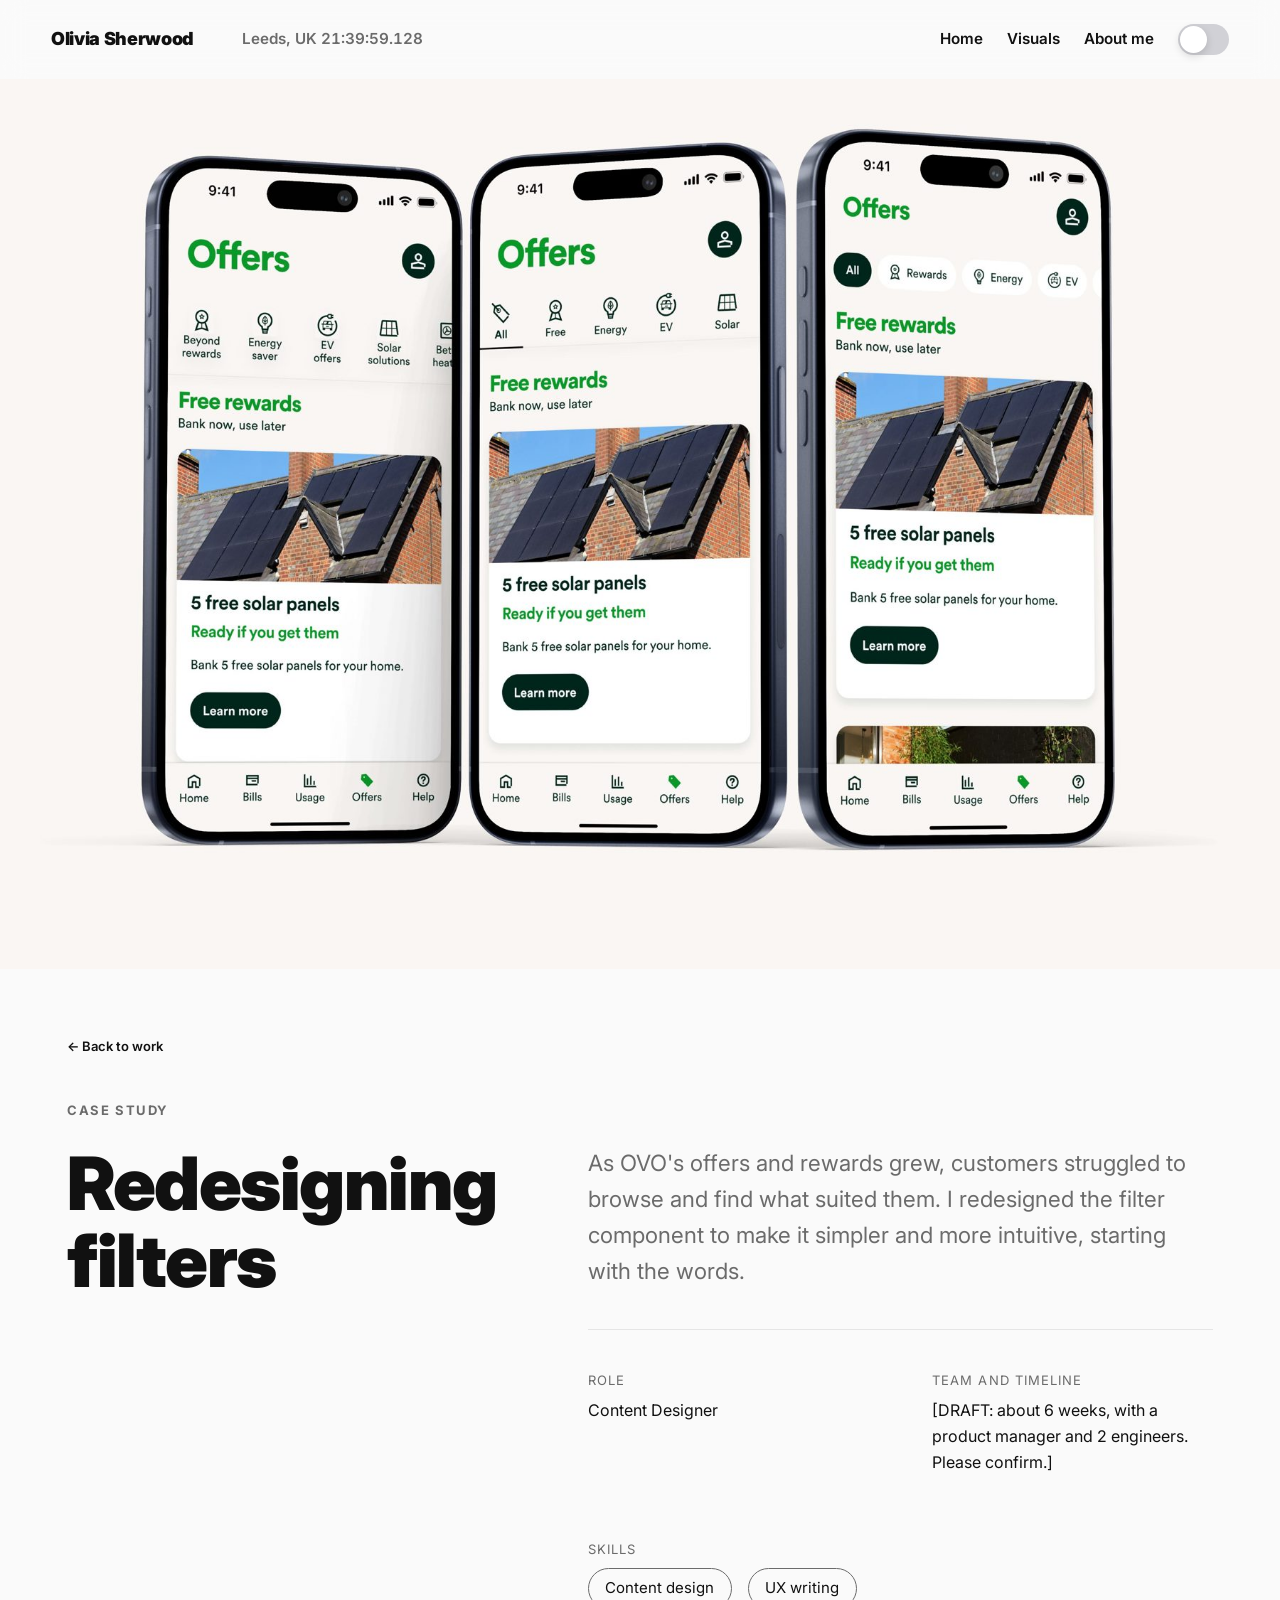
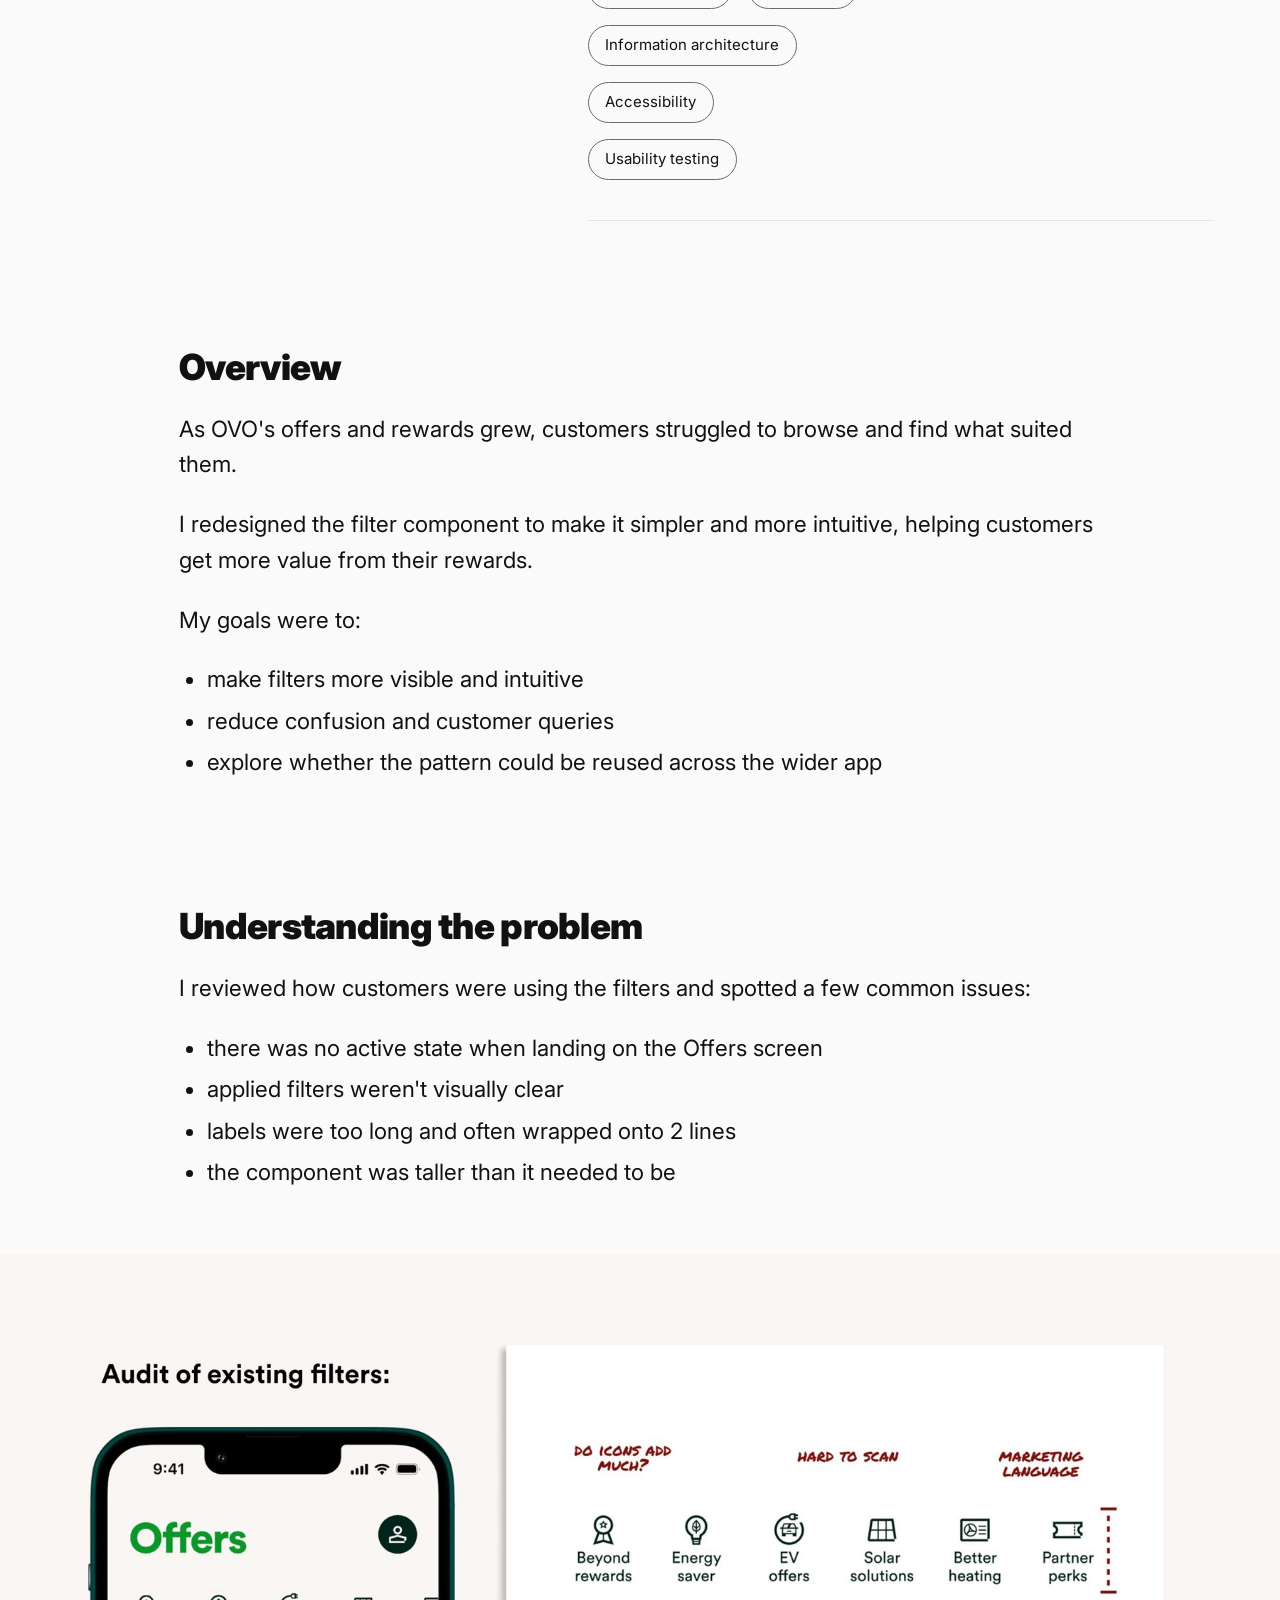
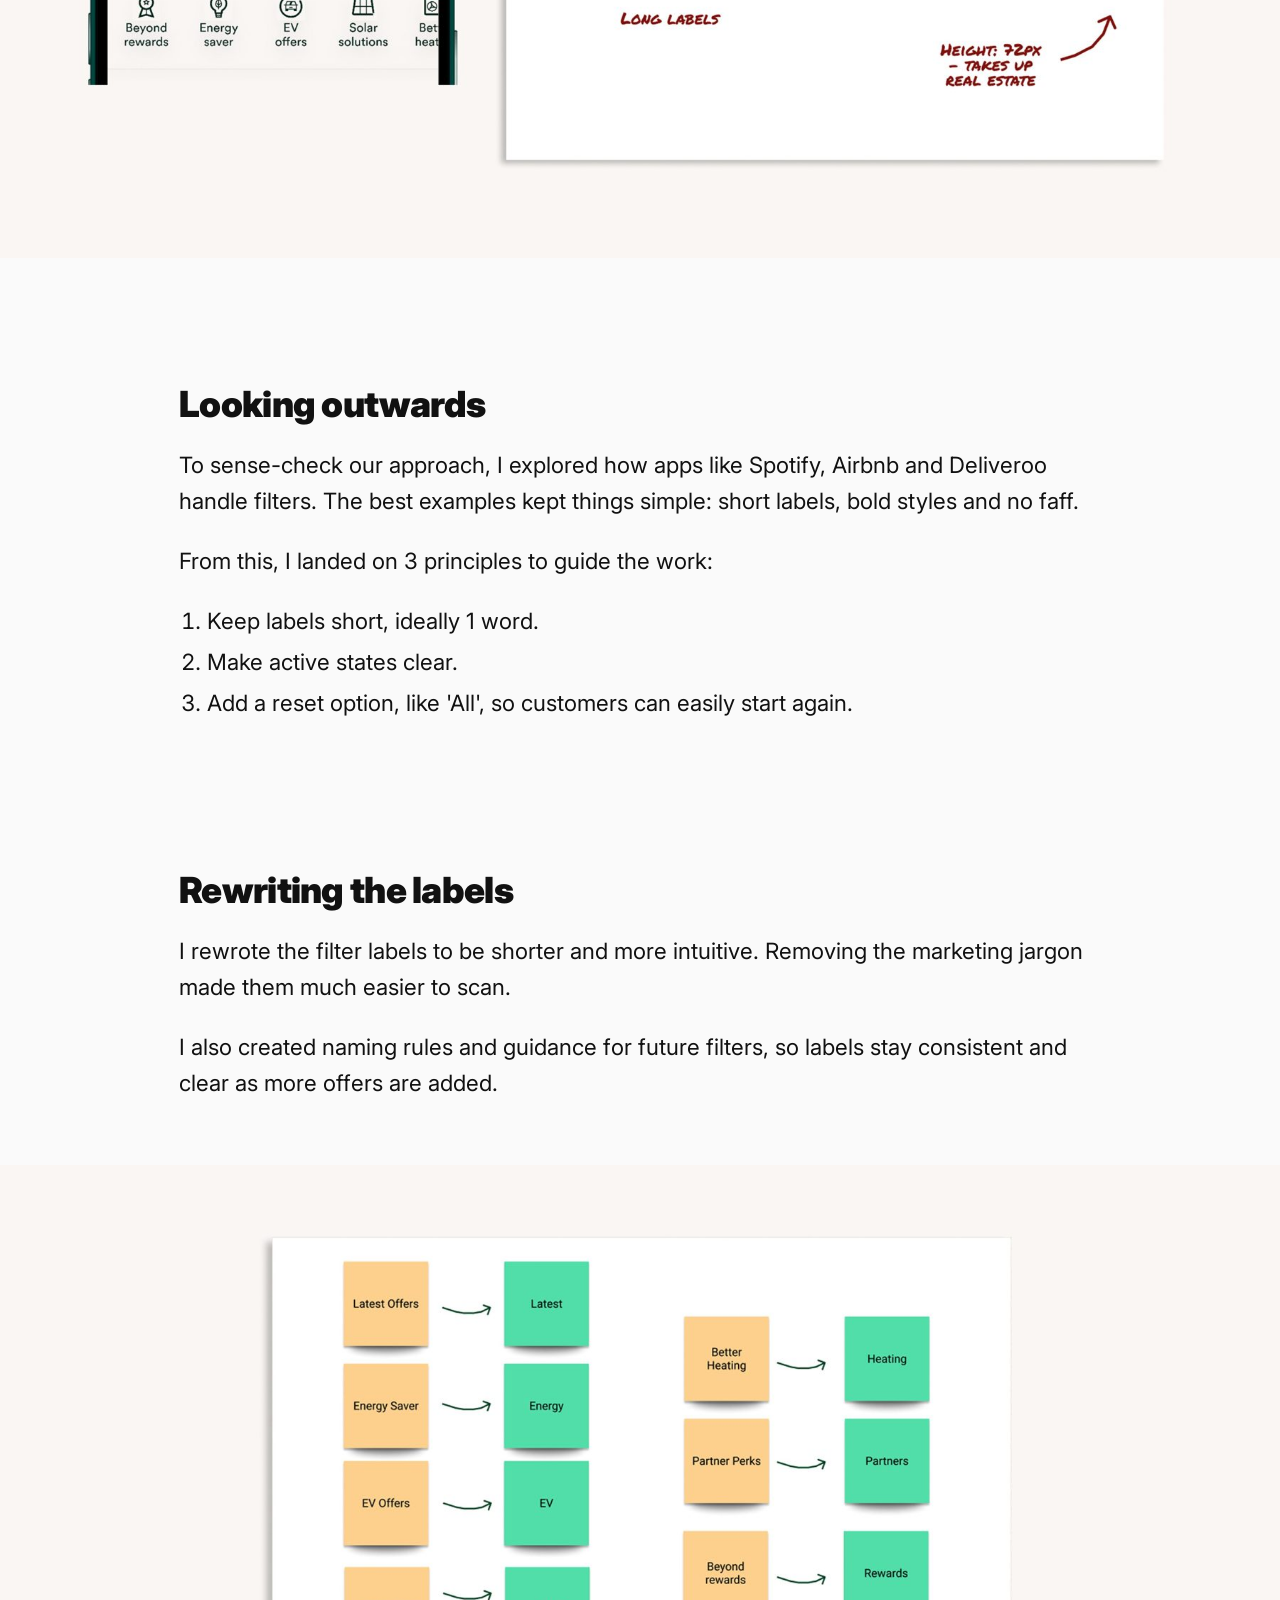
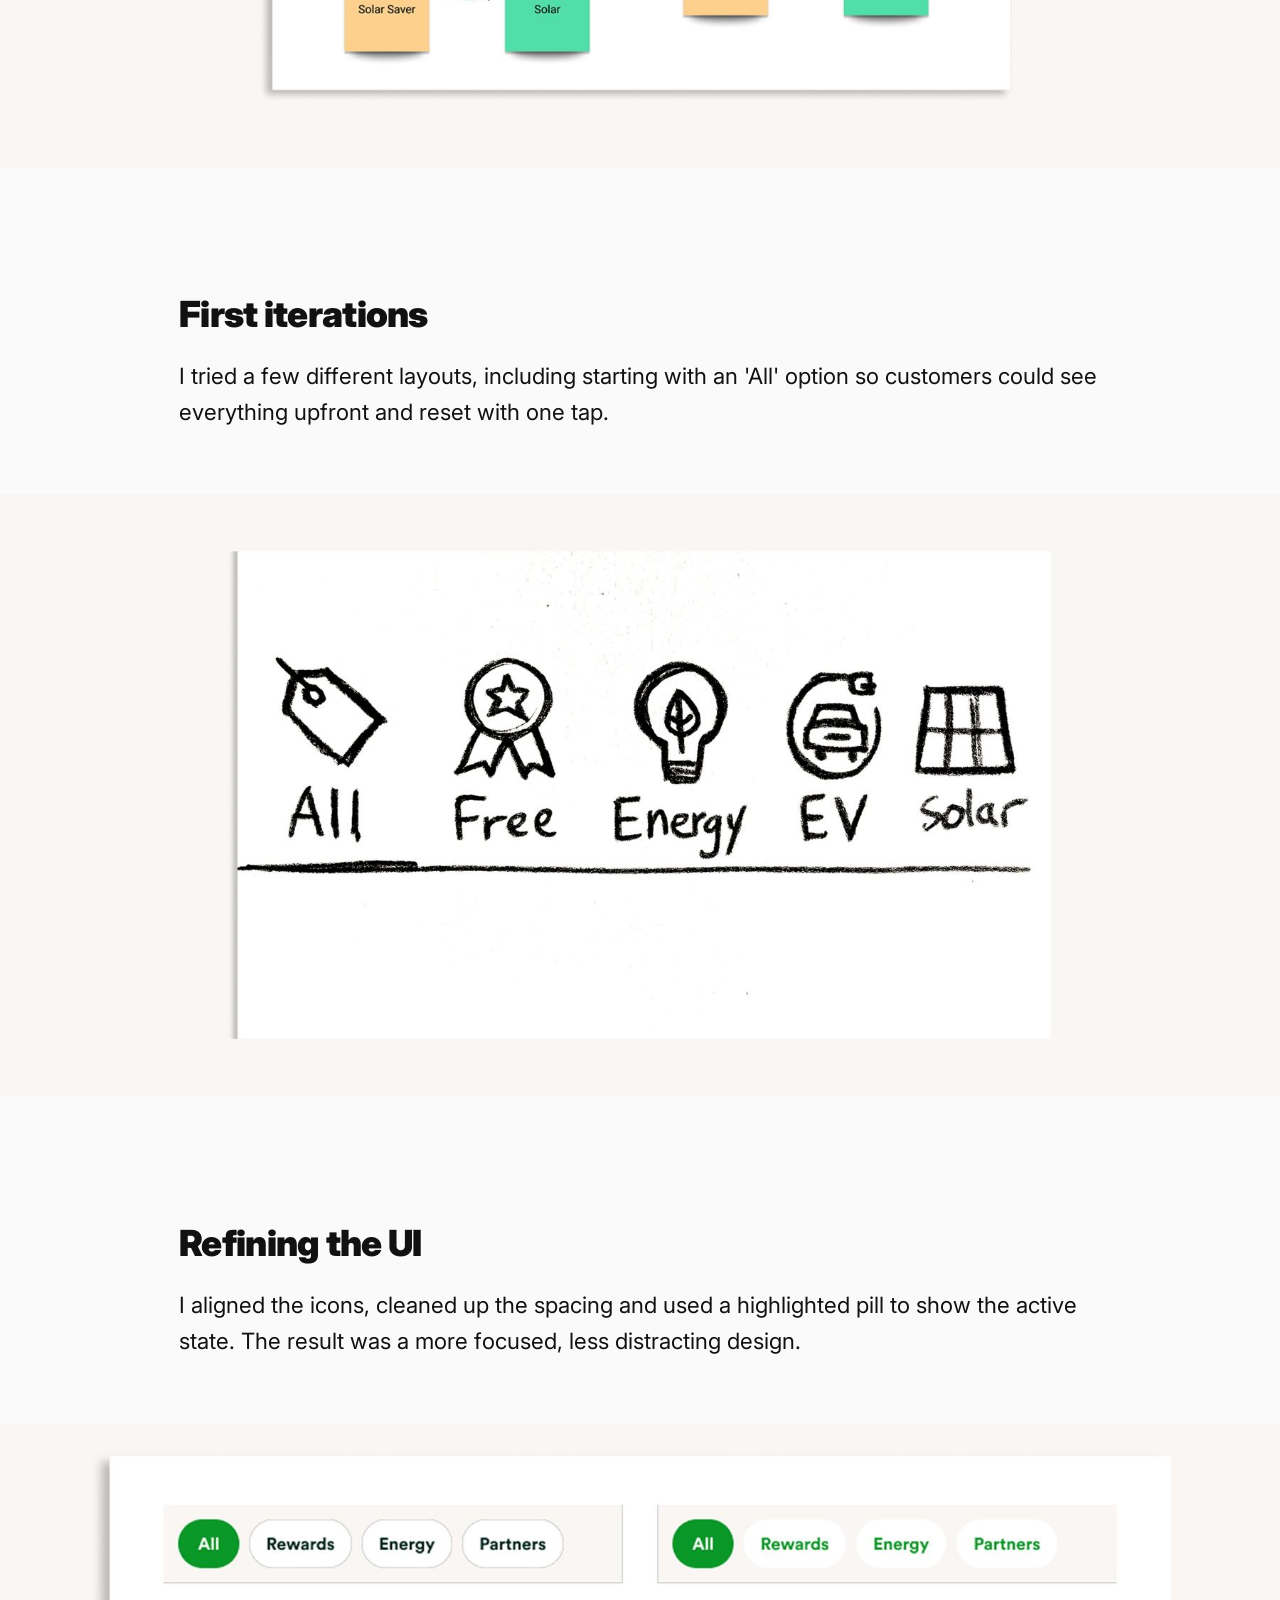
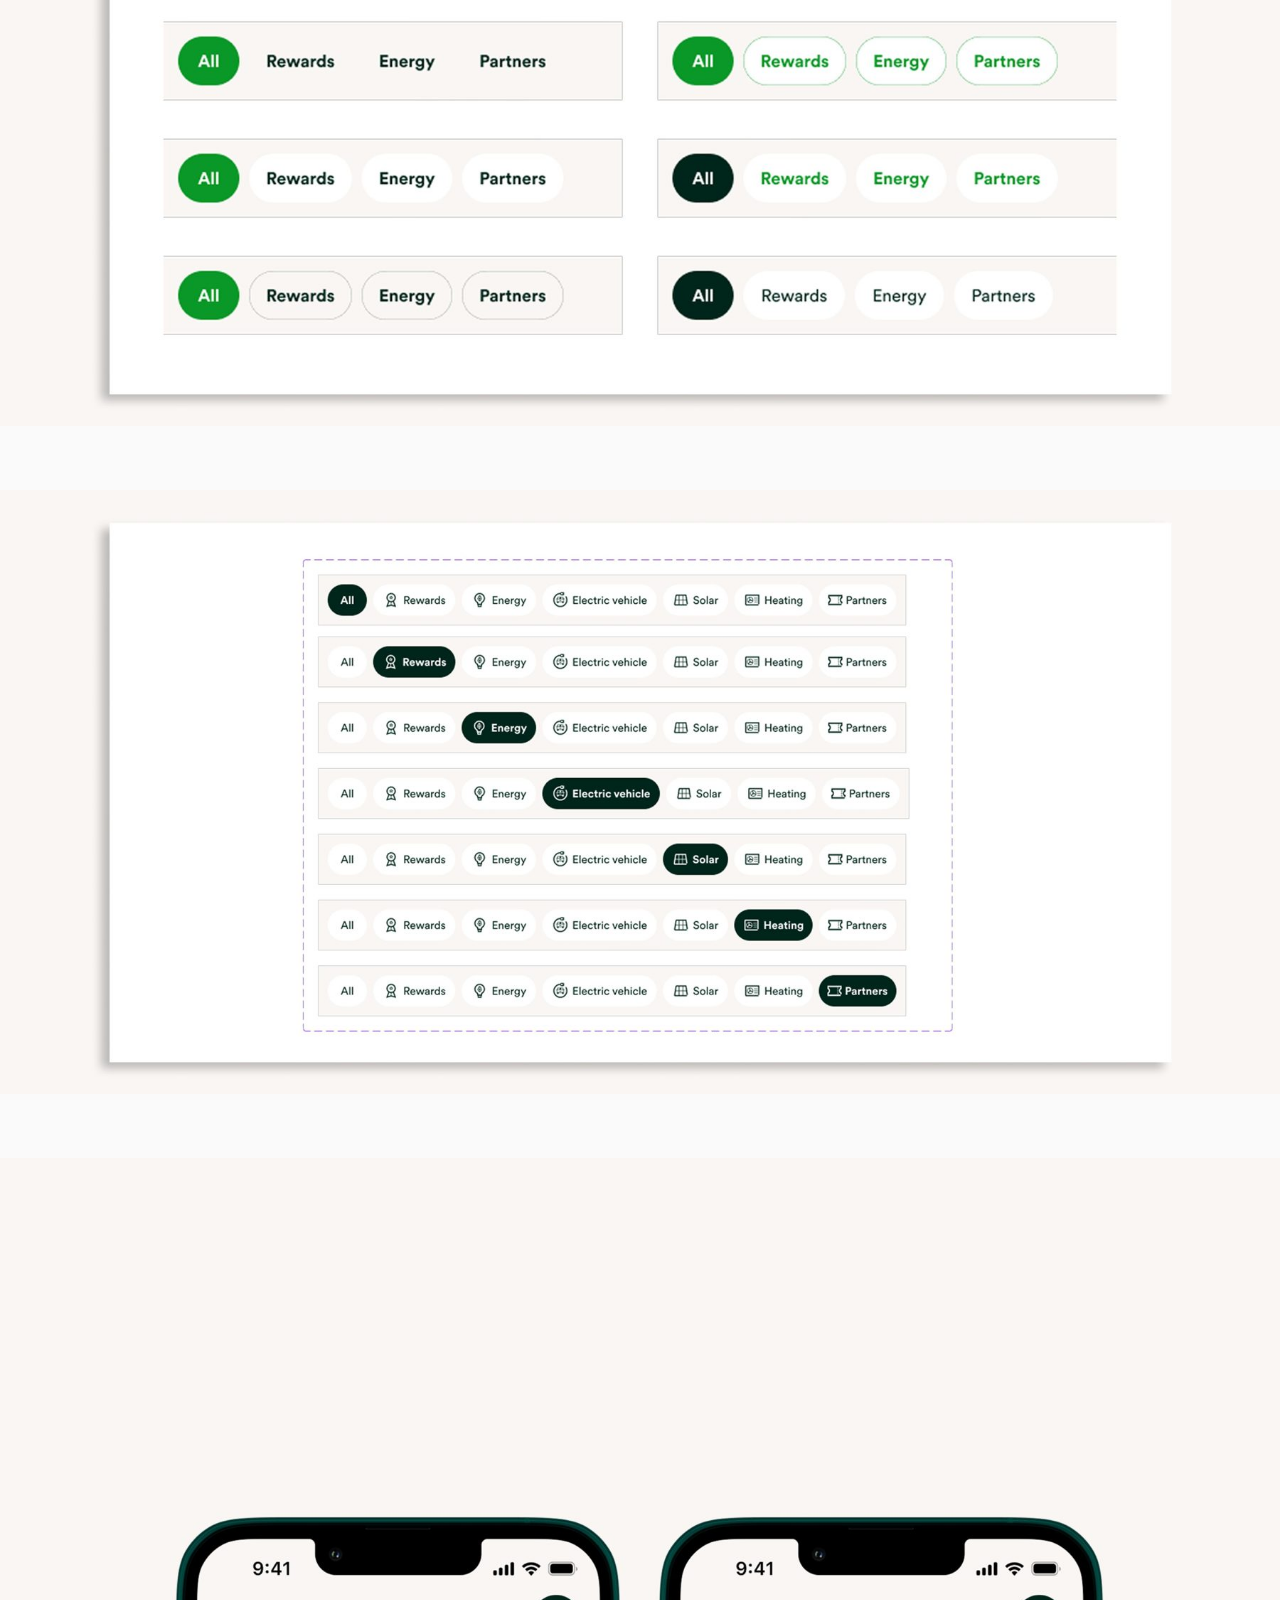
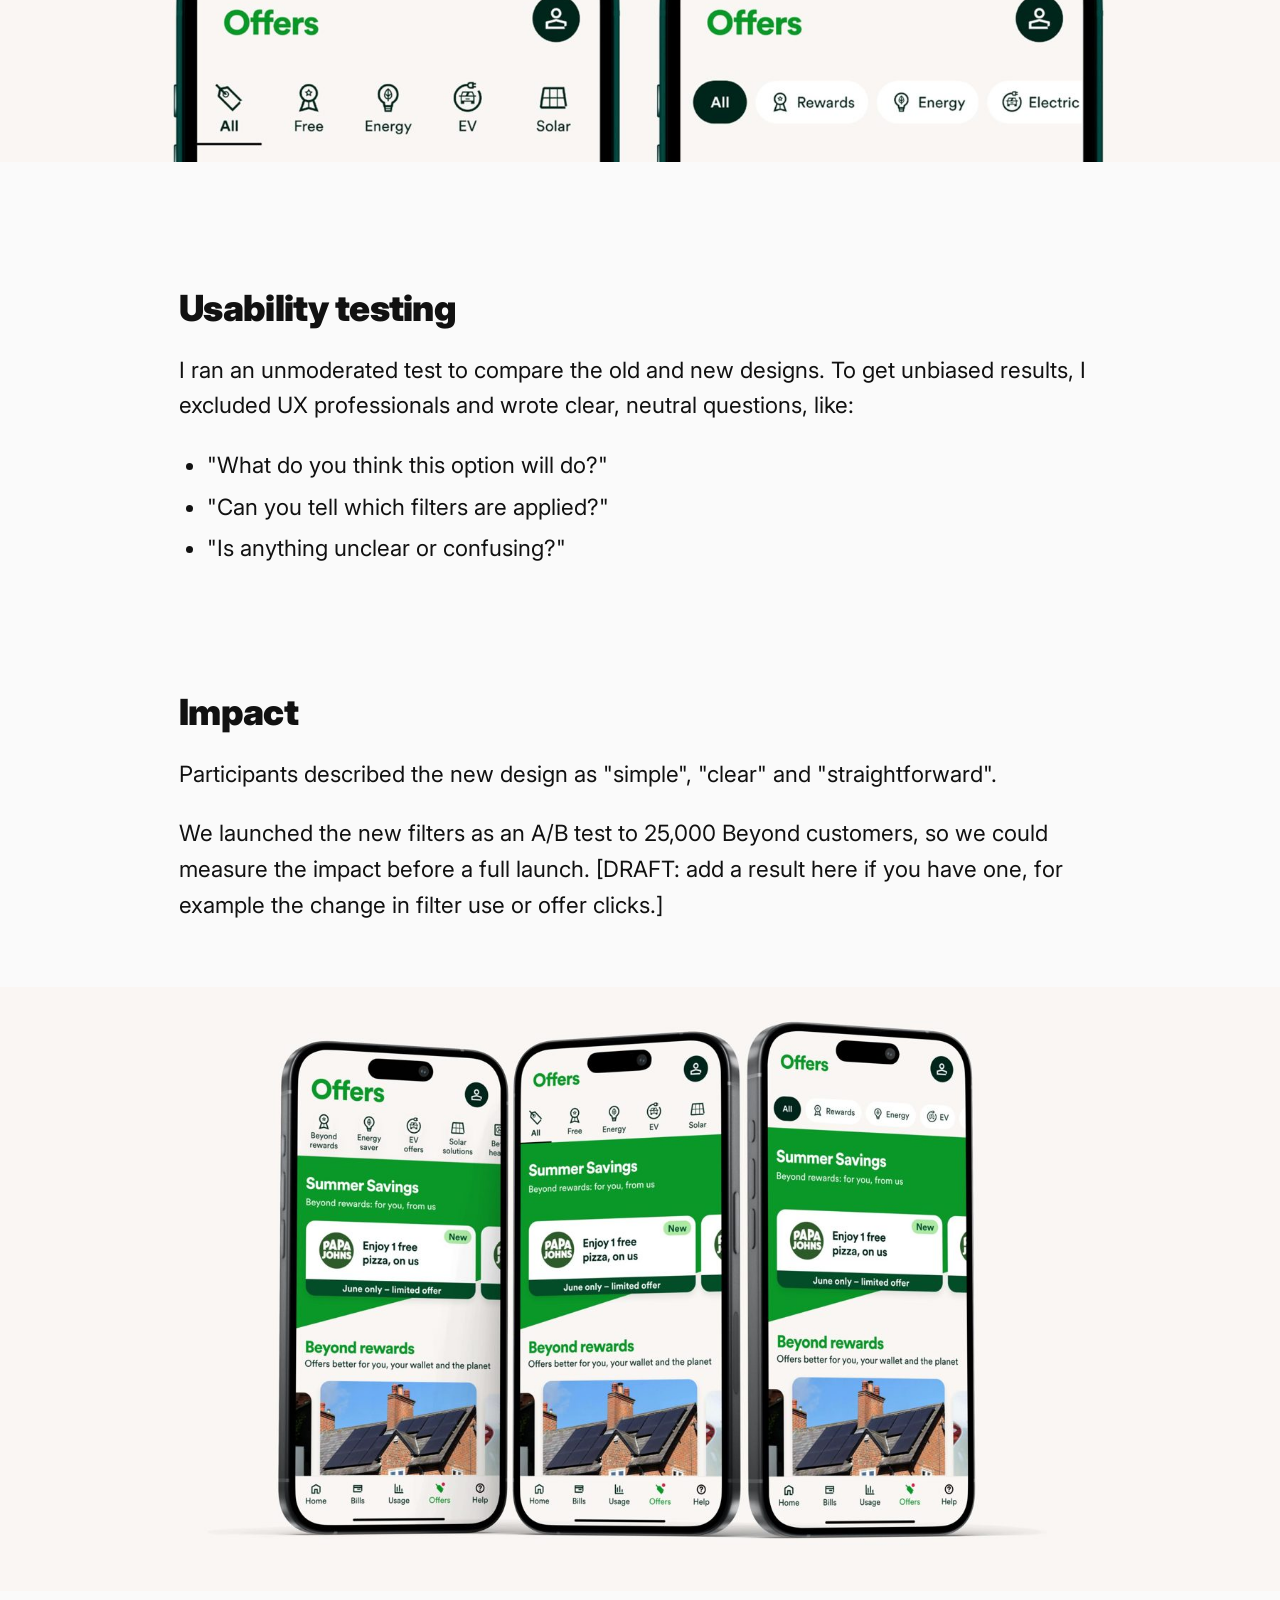
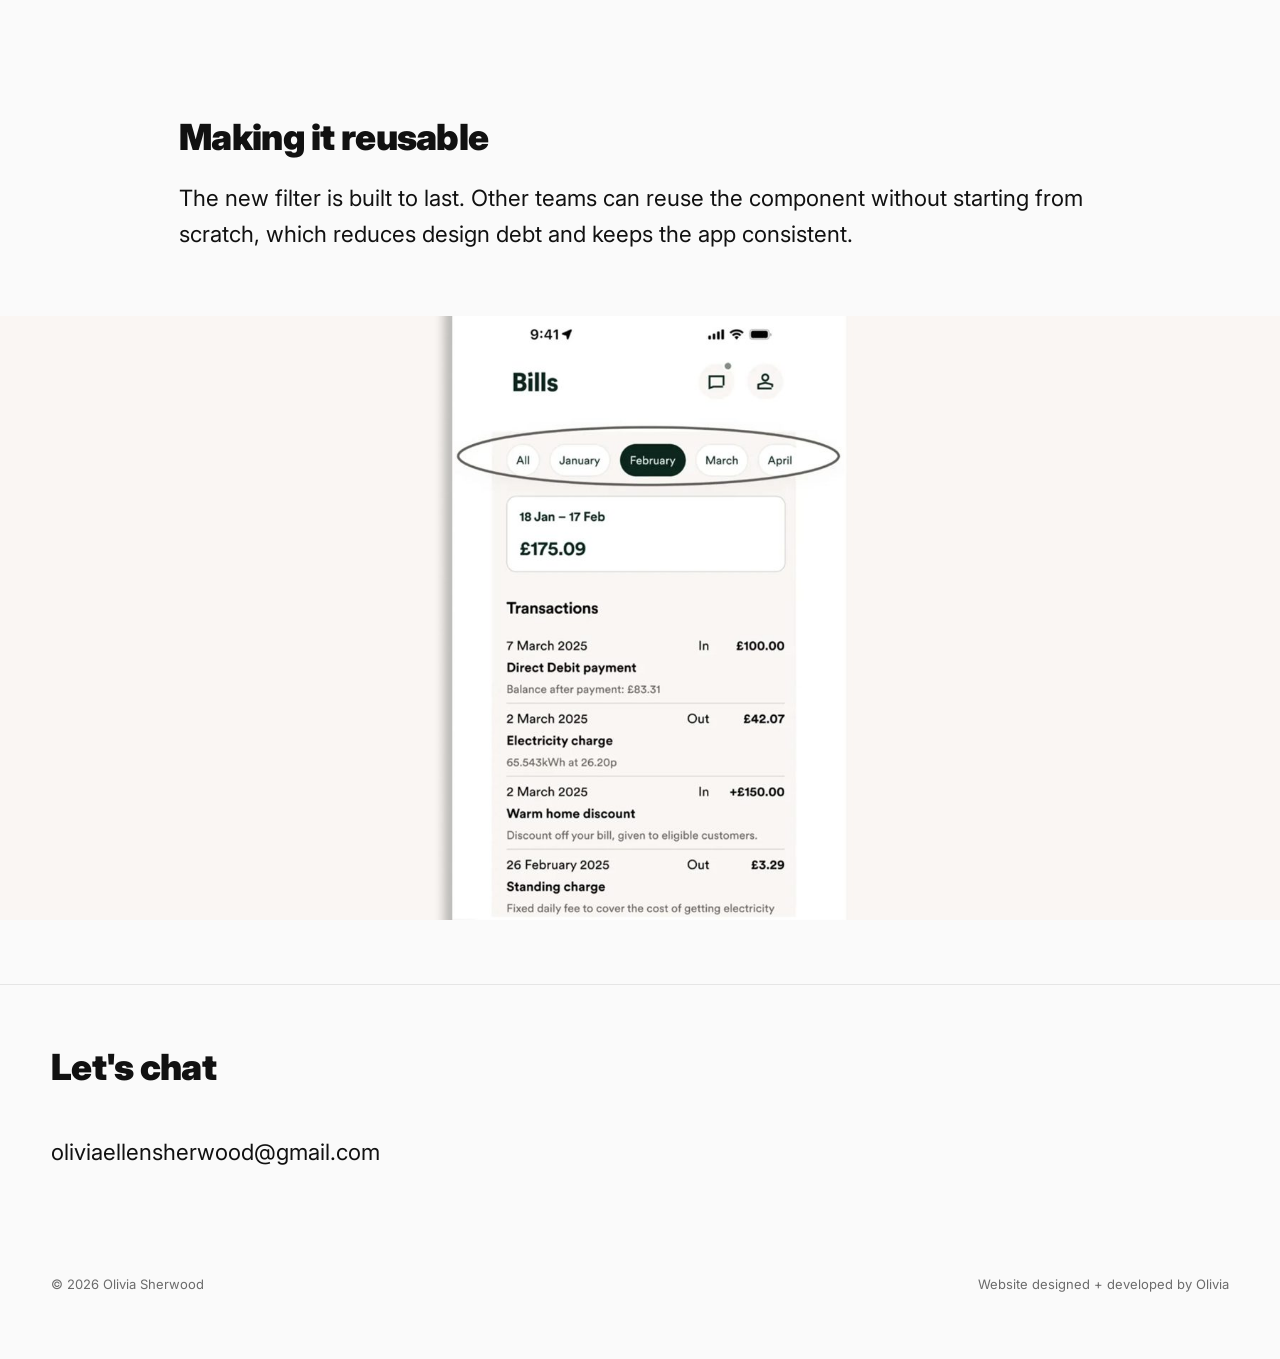
<file: case-studies/redesigning-filters.html>
<!DOCTYPE html>
<html lang="en">
<head>
  <meta charset="UTF-8">
  <meta name="viewport" content="width=device-width, initial-scale=1.0">
  <title>Redesigning filters — Olivia Sherwood</title>
  <meta name="description" content="How I made OVO's offer filters simpler to scan by rewriting the labels, clarifying active states and building a reusable component.">
  <link rel="canonical" href="https://olivia-sherwood-portfolio.com/case-studies/redesigning-filters.html">

  <!-- Open Graph / Twitter — social-share preview. -->
  <meta property="og:type" content="article">
  <meta property="og:site_name" content="Olivia Sherwood">
  <meta property="og:locale" content="en_GB">
  <meta property="og:title" content="Redesigning filters — a case study by Olivia Sherwood">
  <meta property="og:description" content="How I made OVO's offer filters simpler to scan by rewriting the labels, clarifying active states and building a reusable component.">
  <meta property="og:url" content="https://olivia-sherwood-portfolio.com/case-studies/redesigning-filters.html">
  <meta property="og:image" content="https://olivia-sherwood-portfolio.com/assets/images/filters/hero.jpg">
  <meta property="og:image:width" content="1800">
  <meta property="og:image:height" content="1252">
  <meta name="twitter:card" content="summary_large_image">
  <meta name="twitter:title" content="Redesigning filters — a case study by Olivia Sherwood">
  <meta name="twitter:description" content="How I made OVO's offer filters simpler to scan by rewriting the labels, clarifying active states and building a reusable component.">
  <meta name="twitter:image" content="https://olivia-sherwood-portfolio.com/assets/images/filters/hero.jpg">

  <!-- Apply the saved theme before first paint, so there's no flash of the
       wrong mode on load. No stored choice = follow the OS. -->
  <script>
    (function () {
      try {
        var t = localStorage.getItem("theme");
        if (t === "dark" || t === "light") {
          document.documentElement.setAttribute("data-theme", t);
        }
      } catch (e) {}
    })();
  </script>

  <link rel="preconnect" href="https://fonts.googleapis.com">
  <link rel="preconnect" href="https://fonts.gstatic.com" crossorigin>
  <link href="https://fonts.googleapis.com/css2?family=Inter:wght@400;600;700;900&display=swap" rel="stylesheet">

  <link rel="stylesheet" href="../assets/css/style.css">
</head>
<body class="page-case">
  <a class="skip-link" href="#main">Skip to content</a>

  <!-- Header ---------------------------------------------------------------->
  <header class="site-header" id="top">
    <div class="container">
      <a class="site-logo" href="../index.html">Olivia Sherwood</a>
      <div class="site-header__actions">
        <nav class="site-nav" id="primary-nav" aria-label="Primary">
          <ul>
            <li><a href="../index.html">Home</a></li>
            <li><a href="../visuals.html">Visuals</a></li>
            <li><a href="../index.html#about-me">About me</a></li>
          </ul>
        </nav>
        <button type="button" class="theme-toggle" role="switch" aria-checked="false" aria-label="Switch to dark mode">
          <span class="theme-toggle__knob" aria-hidden="true"></span>
        </button>
        <button type="button" class="nav-toggle" aria-label="Open menu" aria-expanded="false" aria-controls="primary-nav">
          <span class="nav-toggle__bar" aria-hidden="true"></span>
        </button>
      </div>
    </div>
  </header>

  <main id="main">

    <!-- 1. Hero -->
    <figure class="cs-hero cs-hero--natural">
      <img src="../assets/images/filters/hero.jpg" sizes="100vw"
        alt="Three phones showing the OVO Offers screen with the redesigned filter row above a free solar panels offer."
        width="1800" height="1252" fetchpriority="high">
    </figure>

    <!-- 2. Title + intro, 3. Meta block -->
    <section class="section--tight">
      <div class="container">
        <a class="cs-back" href="../index.html#work">← Back to work</a>
        <p class="eyebrow">Case study</p>
        <div class="cs-titlesplit">
          <h1 class="cs-title">Redesigning filters</h1>
          <div class="cs-titlesplit__intro">
            <p class="cs-lede">As OVO's offers and rewards grew, customers struggled to browse and find what suited them. I redesigned the filter component to make it simpler and more intuitive, starting with the words.</p>

            <dl class="cs-meta">
              <div class="cs-meta__item">
                <dt class="cs-meta__label">Role</dt>
                <dd class="cs-meta__value">Content Designer</dd>
              </div>
              <div class="cs-meta__item">
                <dt class="cs-meta__label">Team and timeline</dt>
                <dd class="cs-meta__value">[DRAFT: about 6 weeks, with a product manager and 2 engineers. Please confirm.]</dd>
              </div>
              <div class="cs-meta__item">
                <dt class="cs-meta__label">Skills</dt>
                <dd class="cs-meta__value">
                  <ul class="cs-meta__tags">
                    <li>Content design</li>
                    <li>UX writing</li>
                    <li>Information architecture</li>
                    <li>Accessibility</li>
                    <li>Usability testing</li>
                  </ul>
                </dd>
              </div>
            </dl>
          </div>
        </div>
      </div>
    </section>

    <!-- Overview -->
    <section class="cs-section" aria-labelledby="overview">
      <div class="container">
        <h2 id="overview">Overview</h2>
        <div class="cs-prose">
          <p>As OVO's offers and rewards grew, customers struggled to browse and find what suited them.</p>
          <p>I redesigned the filter component to make it simpler and more intuitive, helping customers get more value from their rewards.</p>
          <p>My goals were to:</p>
          <ul>
            <li>make filters more visible and intuitive</li>
            <li>reduce confusion and customer queries</li>
            <li>explore whether the pattern could be reused across the wider app</li>
          </ul>
        </div>
      </div>
    </section>

    <!-- The problem -->
    <section class="cs-section" aria-labelledby="problem">
      <div class="container">
        <h2 id="problem">Understanding the problem</h2>
        <div class="cs-prose">
          <p>I reviewed how customers were using the filters and spotted a few common issues:</p>
          <ul>
            <li>there was no active state when landing on the Offers screen</li>
            <li>applied filters weren't visually clear</li>
            <li>labels were too long and often wrapped onto 2 lines</li>
            <li>the component was taller than it needed to be</li>
          </ul>
        </div>
      </div>
      <figure class="cs-figure cs-figure--bleed">
        <img src="../assets/images/filters/audit.jpg" alt="An audit of the old Offers filters, annotated by hand: 'Do icons add much?', 'Hard to scan', 'Marketing language', 'Long labels' and 'Height too large, takes up real estate'." loading="lazy" width="1800" height="849">
      </figure>
    </section>

    <!-- Looking outwards -->
    <section class="cs-section" aria-labelledby="outwards">
      <div class="container">
        <h2 id="outwards">Looking outwards</h2>
        <div class="cs-prose">
          <p>To sense-check our approach, I explored how apps like Spotify, Airbnb and Deliveroo handle filters. The best examples kept things simple: short labels, bold styles and no faff.</p>
          <p>From this, I landed on 3 principles to guide the work:</p>
          <ol>
            <li>Keep labels short, ideally 1 word.</li>
            <li>Make active states clear.</li>
            <li>Add a reset option, like 'All', so customers can easily start again.</li>
          </ol>
        </div>
      </div>
    </section>

    <!-- Rewriting the labels -->
    <section class="cs-section" aria-labelledby="labels">
      <div class="container">
        <h2 id="labels">Rewriting the labels</h2>
        <div class="cs-prose">
          <p>I rewrote the filter labels to be shorter and more intuitive. Removing the marketing jargon made them much easier to scan.</p>
          <p>I also created naming rules and guidance for future filters, so labels stay consistent and clear as more offers are added.</p>
        </div>
      </div>
      <figure class="cs-figure cs-figure--bleed">
        <img src="../assets/images/filters/label-mapping.jpg" alt="Sticky notes mapping old labels to new ones: Latest Offers to Latest, Energy Saver to Energy, EV Offers to EV, Solar Saver to Solar, Better Heating to Heating, Partner Perks to Partners, and Beyond rewards to Rewards." loading="lazy" width="1800" height="849">
      </figure>
    </section>

    <!-- Iterations -->
    <section class="cs-section" aria-labelledby="iterations">
      <div class="container">
        <h2 id="iterations">First iterations</h2>
        <div class="cs-prose">
          <p>I tried a few different layouts, including starting with an 'All' option so customers could see everything upfront and reset with one tap.</p>
        </div>
      </div>
      <figure class="cs-figure cs-figure--bleed">
        <img src="../assets/images/filters/icon-sketches.jpg" alt="Hand-drawn sketches of filter icons and labels: All, Free, Energy, EV and Solar." loading="lazy" width="1800" height="849">
      </figure>
    </section>

    <!-- Refining the UI -->
    <section class="cs-section" aria-labelledby="refining">
      <div class="container">
        <h2 id="refining">Refining the UI</h2>
        <div class="cs-prose">
          <p>I aligned the icons, cleaned up the spacing and used a highlighted pill to show the active state. The result was a more focused, less distracting design.</p>
        </div>
      </div>
      <figure class="cs-figure cs-figure--bleed">
        <img src="../assets/images/filters/pill-iterations.jpg" alt="Eight variations of the filter pill row, each reading All, Rewards, Energy and Partners, exploring different colours for the active and inactive states." loading="lazy" width="1800" height="849">
      </figure>
      <figure class="cs-figure cs-figure--bleed">
        <img src="../assets/images/filters/active-states.jpg" alt="The final filter row shown 7 times, with a different filter active each time: All, Rewards, Energy, Electric vehicle, Solar, Heating and Partners." loading="lazy" width="1800" height="849">
      </figure>
      <figure class="cs-figure cs-figure--bleed">
        <img src="../assets/images/filters/before-after.jpg" alt="Before and after: the old Offers header with icon-heavy filters and no active state, next to the new header with a highlighted 'All' pill followed by Rewards, Energy and Electric vehicle." loading="lazy" width="1800" height="849">
      </figure>
    </section>

    <!-- Usability testing -->
    <section class="cs-section" aria-labelledby="testing">
      <div class="container">
        <h2 id="testing">Usability testing</h2>
        <div class="cs-prose">
          <p>I ran an unmoderated test to compare the old and new designs. To get unbiased results, I excluded UX professionals and wrote clear, neutral questions, like:</p>
          <ul>
            <li>"What do you think this option will do?"</li>
            <li>"Can you tell which filters are applied?"</li>
            <li>"Is anything unclear or confusing?"</li>
          </ul>
        </div>
      </div>
    </section>

    <!-- Impact -->
    <section class="cs-section" aria-labelledby="impact">
      <div class="container">
        <h2 id="impact">Impact</h2>
        <div class="cs-prose">
          <p>Participants described the new design as "simple", "clear" and "straightforward".</p>
          <p>We launched the new filters as an A/B test to 25,000 Beyond customers, so we could measure the impact before a full launch. [DRAFT: add a result here if you have one, for example the change in filter use or offer clicks.]</p>
        </div>
      </div>
      <figure class="cs-figure cs-figure--bleed">
        <img src="../assets/images/filters/ab-test.jpg" alt="Three phones showing the new filters on the Offers screen during the Summer Savings campaign." loading="lazy" width="1800" height="849">
      </figure>
    </section>

    <!-- Making it reusable -->
    <section class="cs-section" aria-labelledby="reusable">
      <div class="container">
        <h2 id="reusable">Making it reusable</h2>
        <div class="cs-prose">
          <p>The new filter is built to last. Other teams can reuse the component without starting from scratch, which reduces design debt and keeps the app consistent.</p>
        </div>
      </div>
      <figure class="cs-figure cs-figure--bleed">
        <img src="../assets/images/filters/reuse-bills.jpg" alt="The same pill filter reused on the OVO Bills screen, where customers switch between months: All, January, February, March and April." loading="lazy" width="1800" height="849">
      </figure>
    </section>

  </main>

  <!-- Footer ---------------------------------------------------------------->
  <footer class="site-footer section--tight" id="contact">
    <div class="container">
      <h2 class="footer__heading">Let's chat</h2>
      <div class="footer__grid">
        <div class="footer__col">
          <p>
            <button type="button" class="email-copy" data-email="oliviaellensherwood@gmail.com">
              <span class="email-copy__panes" aria-hidden="true">
                <span class="email-copy__front">oliviaellensherwood@gmail.com</span>
                <span class="email-copy__back">Click to copy to clipboard</span>
              </span>
              <span class="visually-hidden">Copy email address oliviaellensherwood@gmail.com to clipboard</span>
            </button>
            <span class="visually-hidden" aria-live="polite" data-copy-status></span>
          </p>
        </div>
      </div>
      <div class="footer__meta">
        <p class="footer__legal">© 2026 Olivia Sherwood</p>
        <p class="footer__credit">Website designed + developed by Olivia</p>
        <p class="footer__clock">Leeds, UK <span class="footer__time" role="timer"></span></p>
      </div>
    </div>
  </footer>

  <script src="../assets/js/theme.js"></script>
  <script src="../assets/js/nav.js"></script>
  <script src="../assets/js/clock.js"></script>
  <script src="../assets/js/email-copy.js"></script>
</body>
</html>
</file>
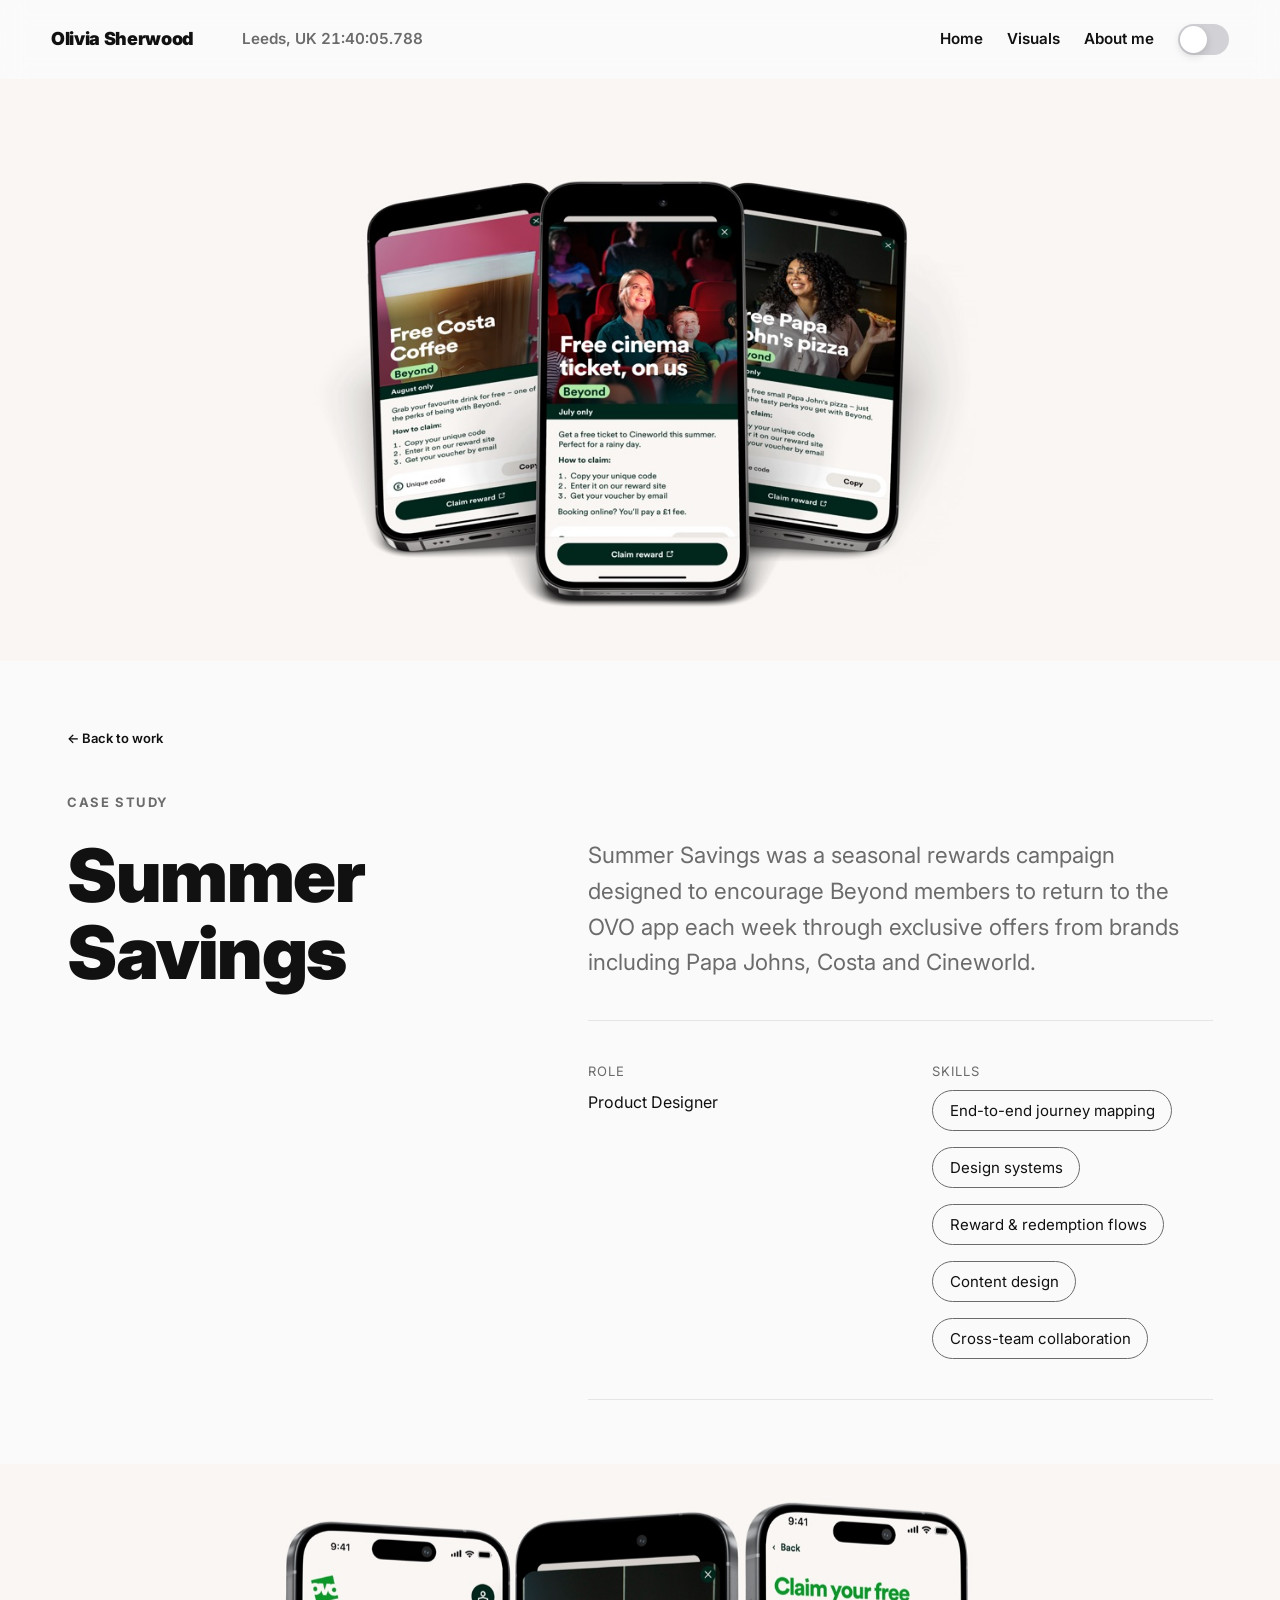
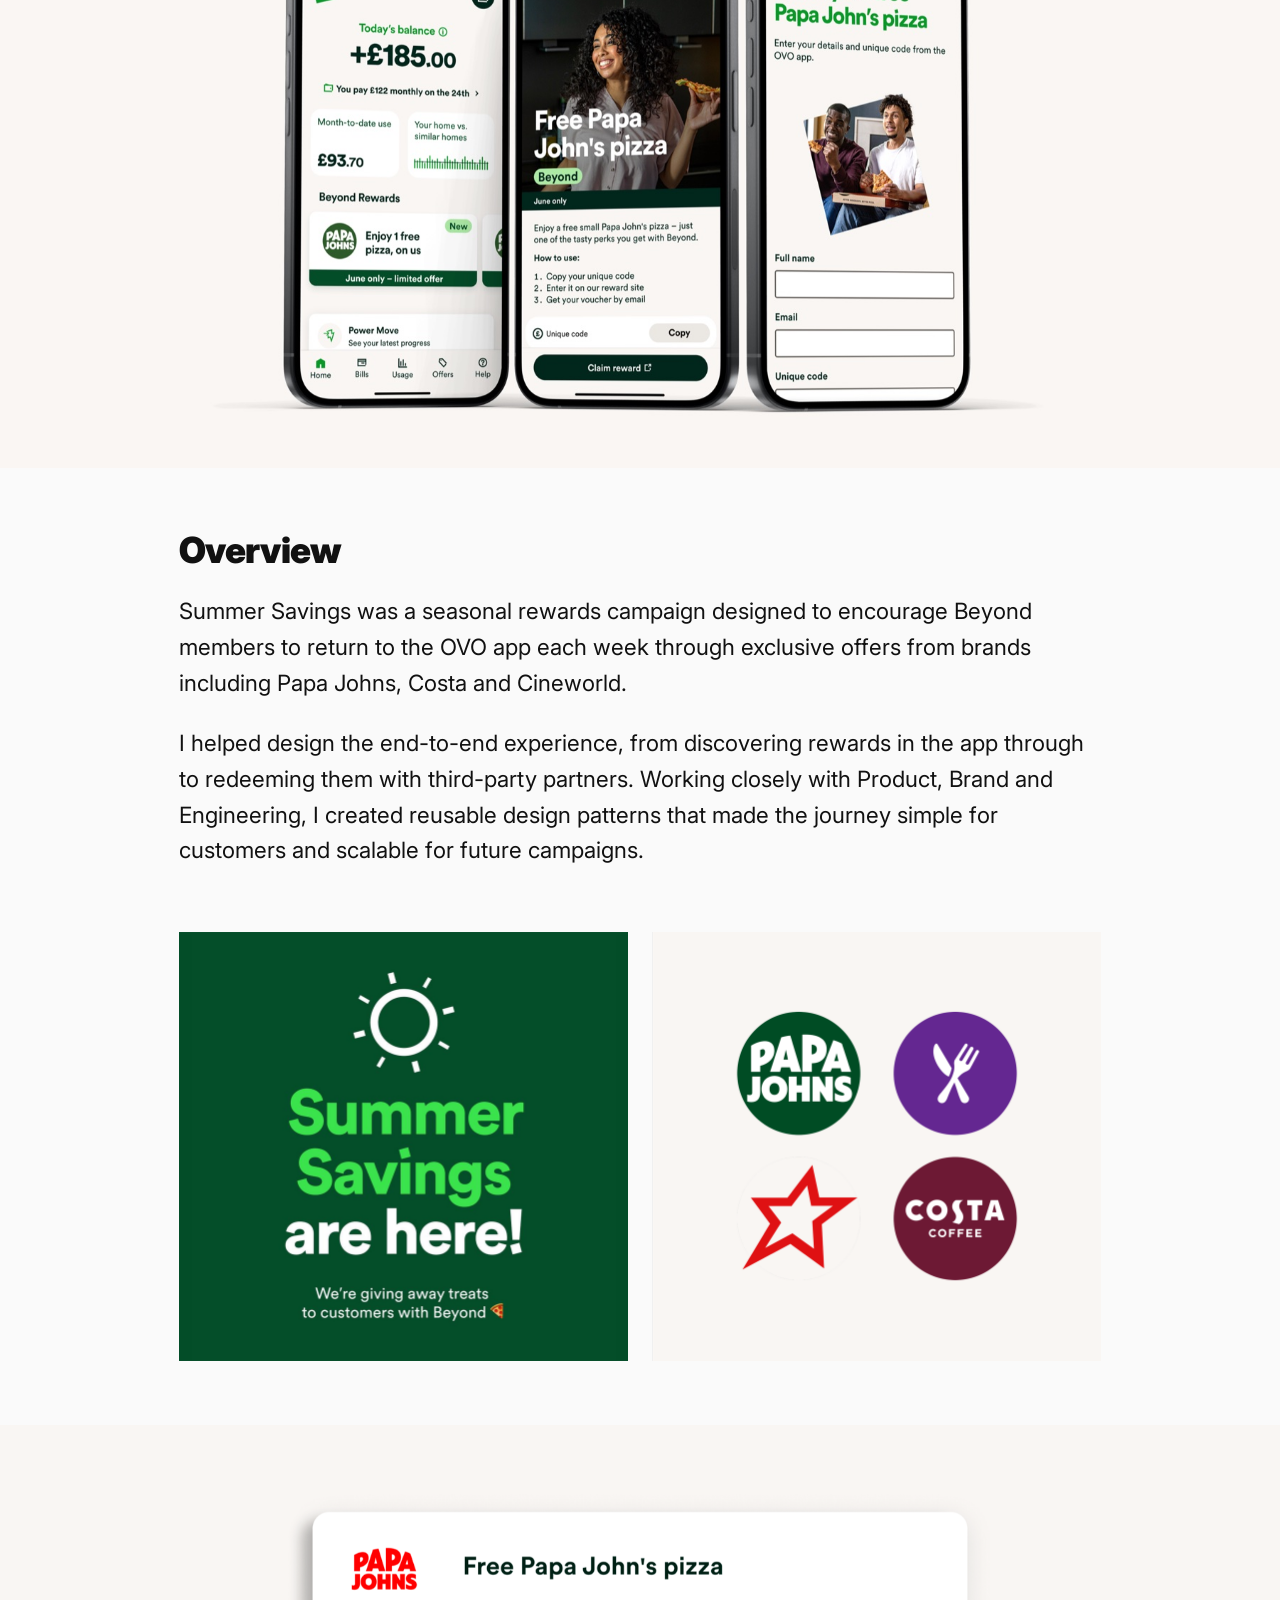
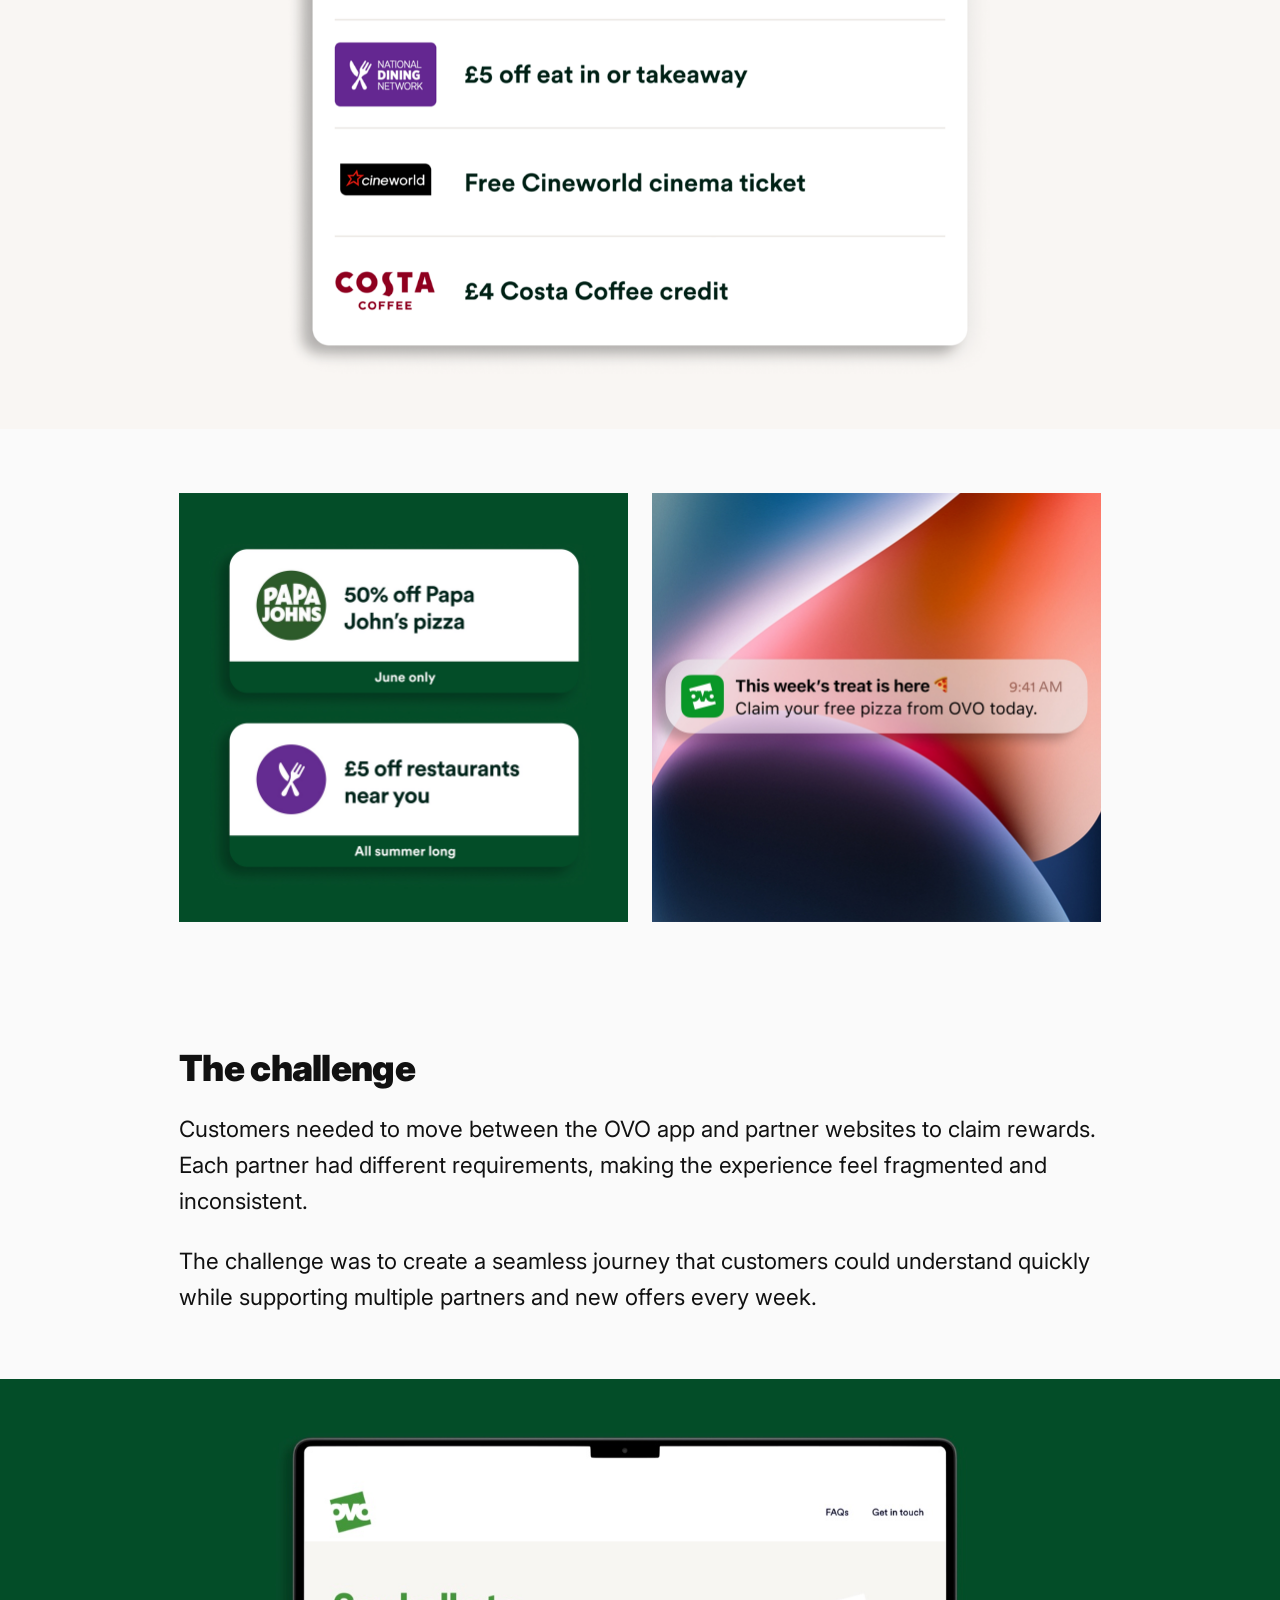
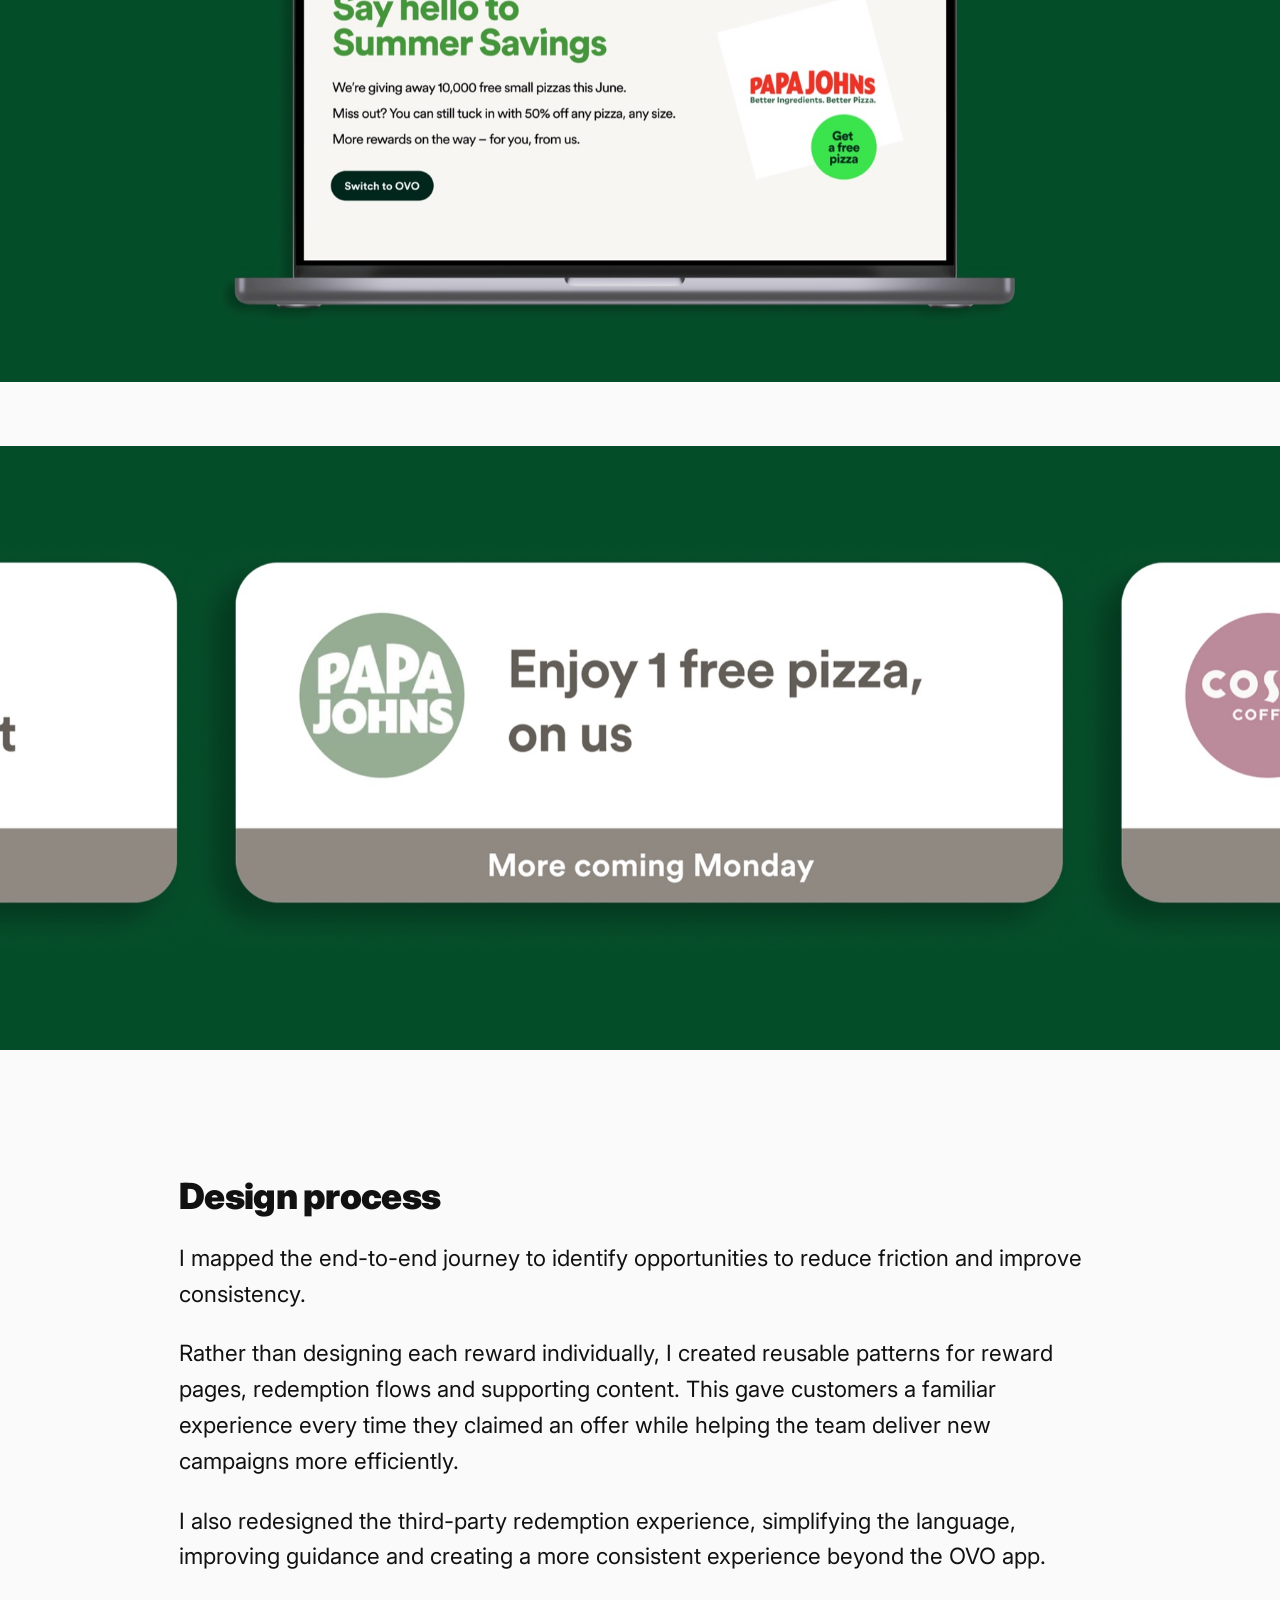
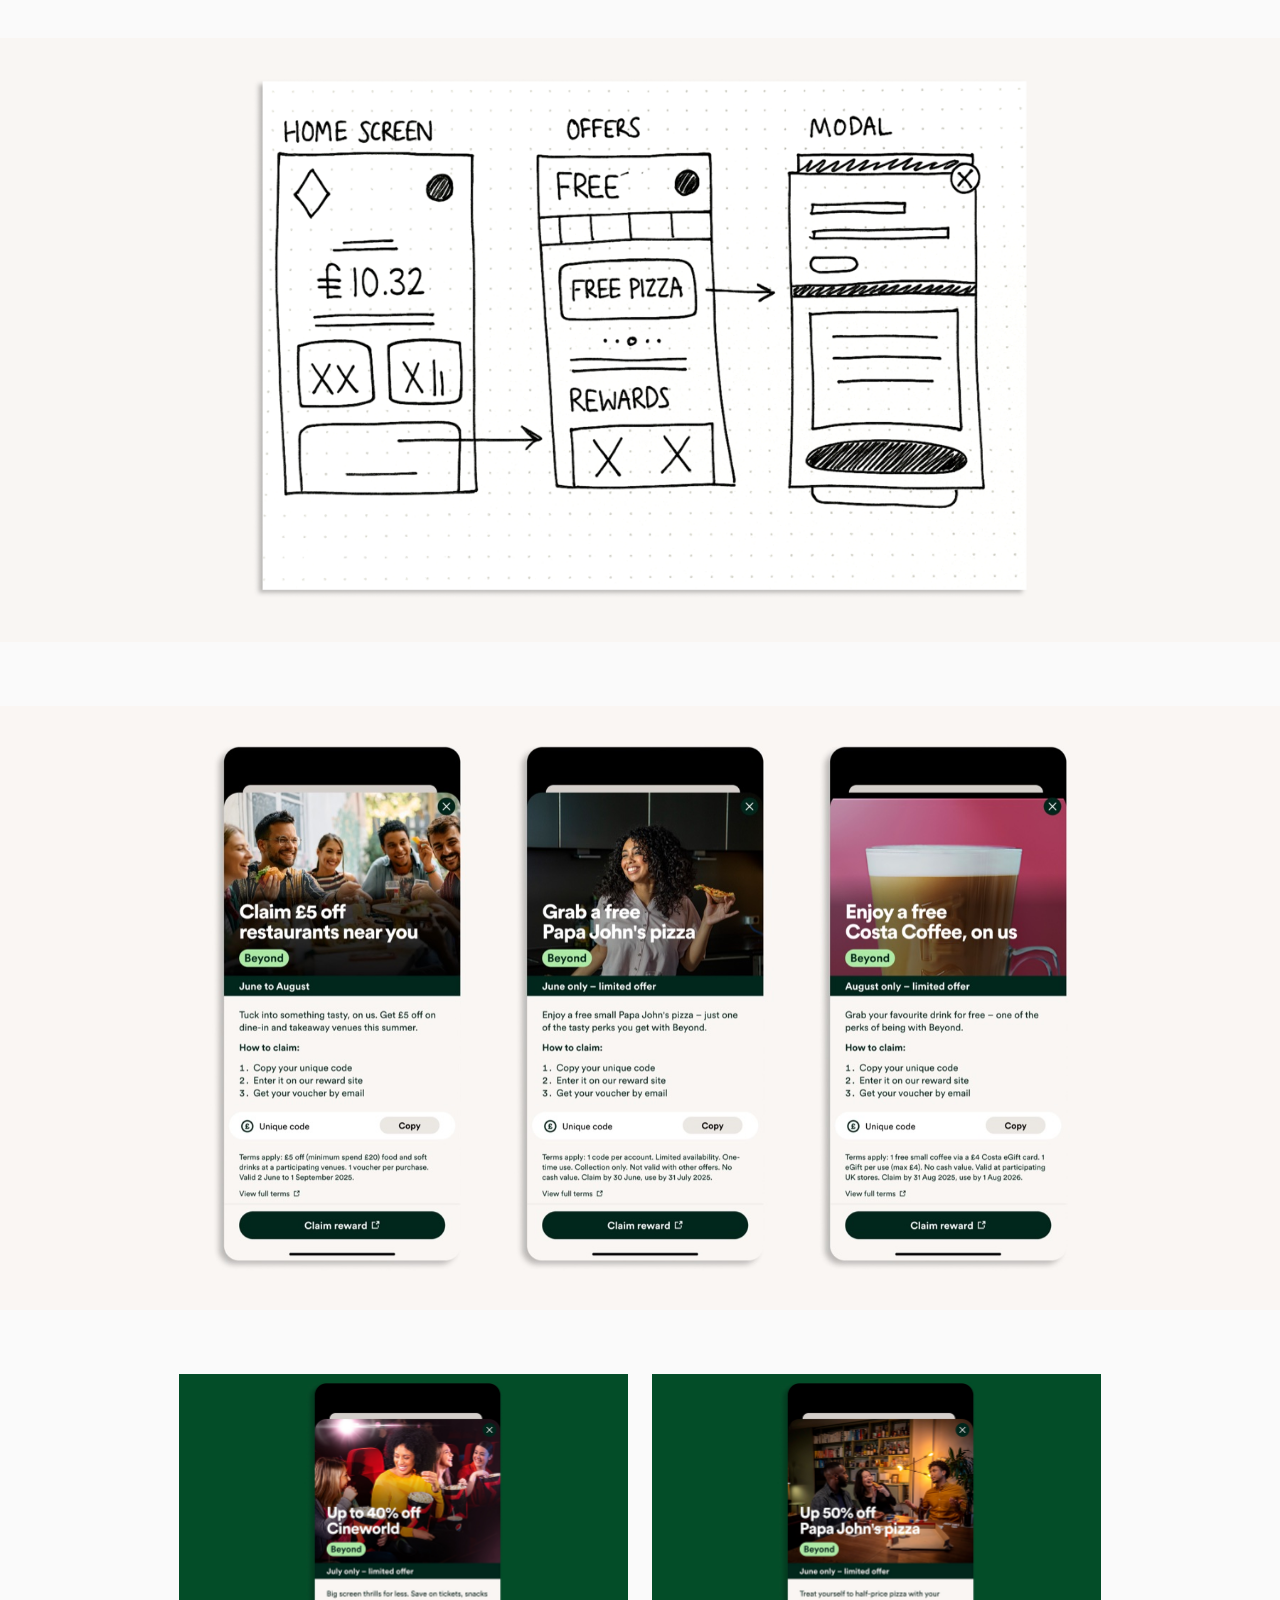
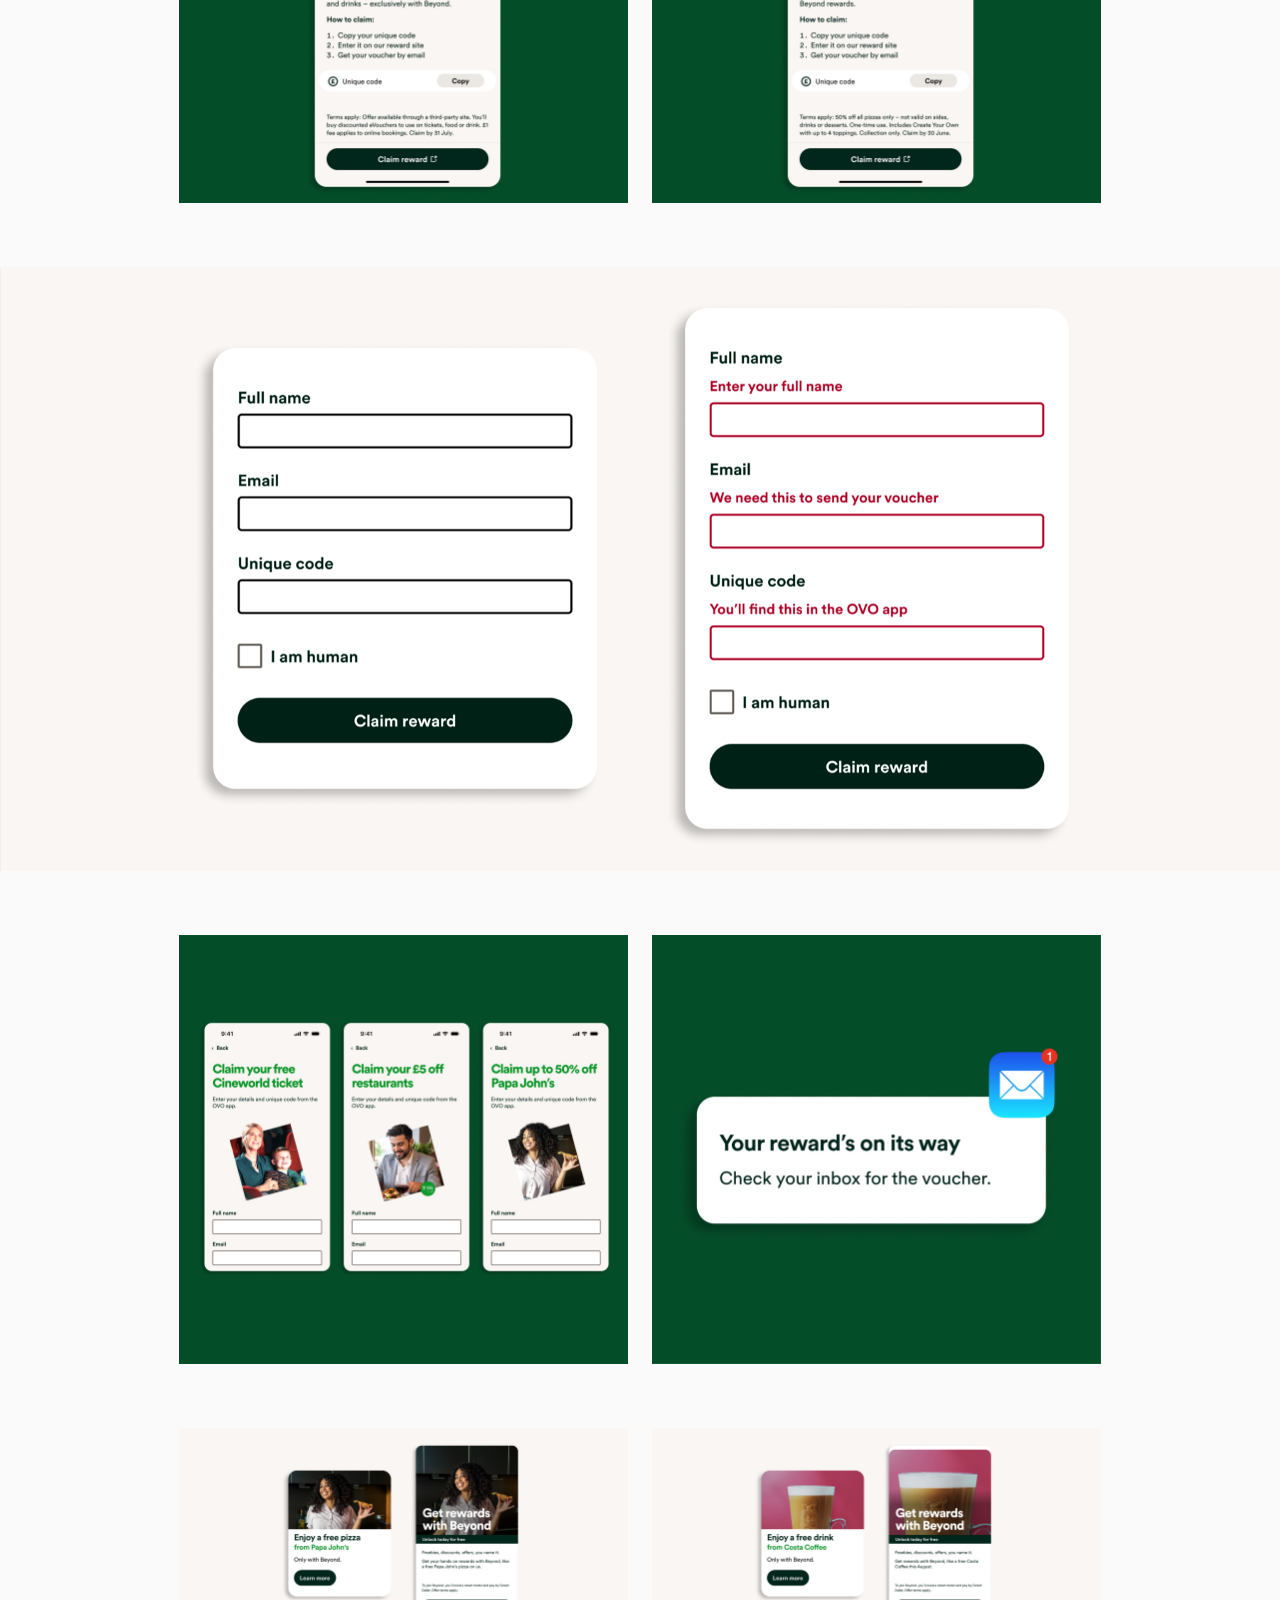
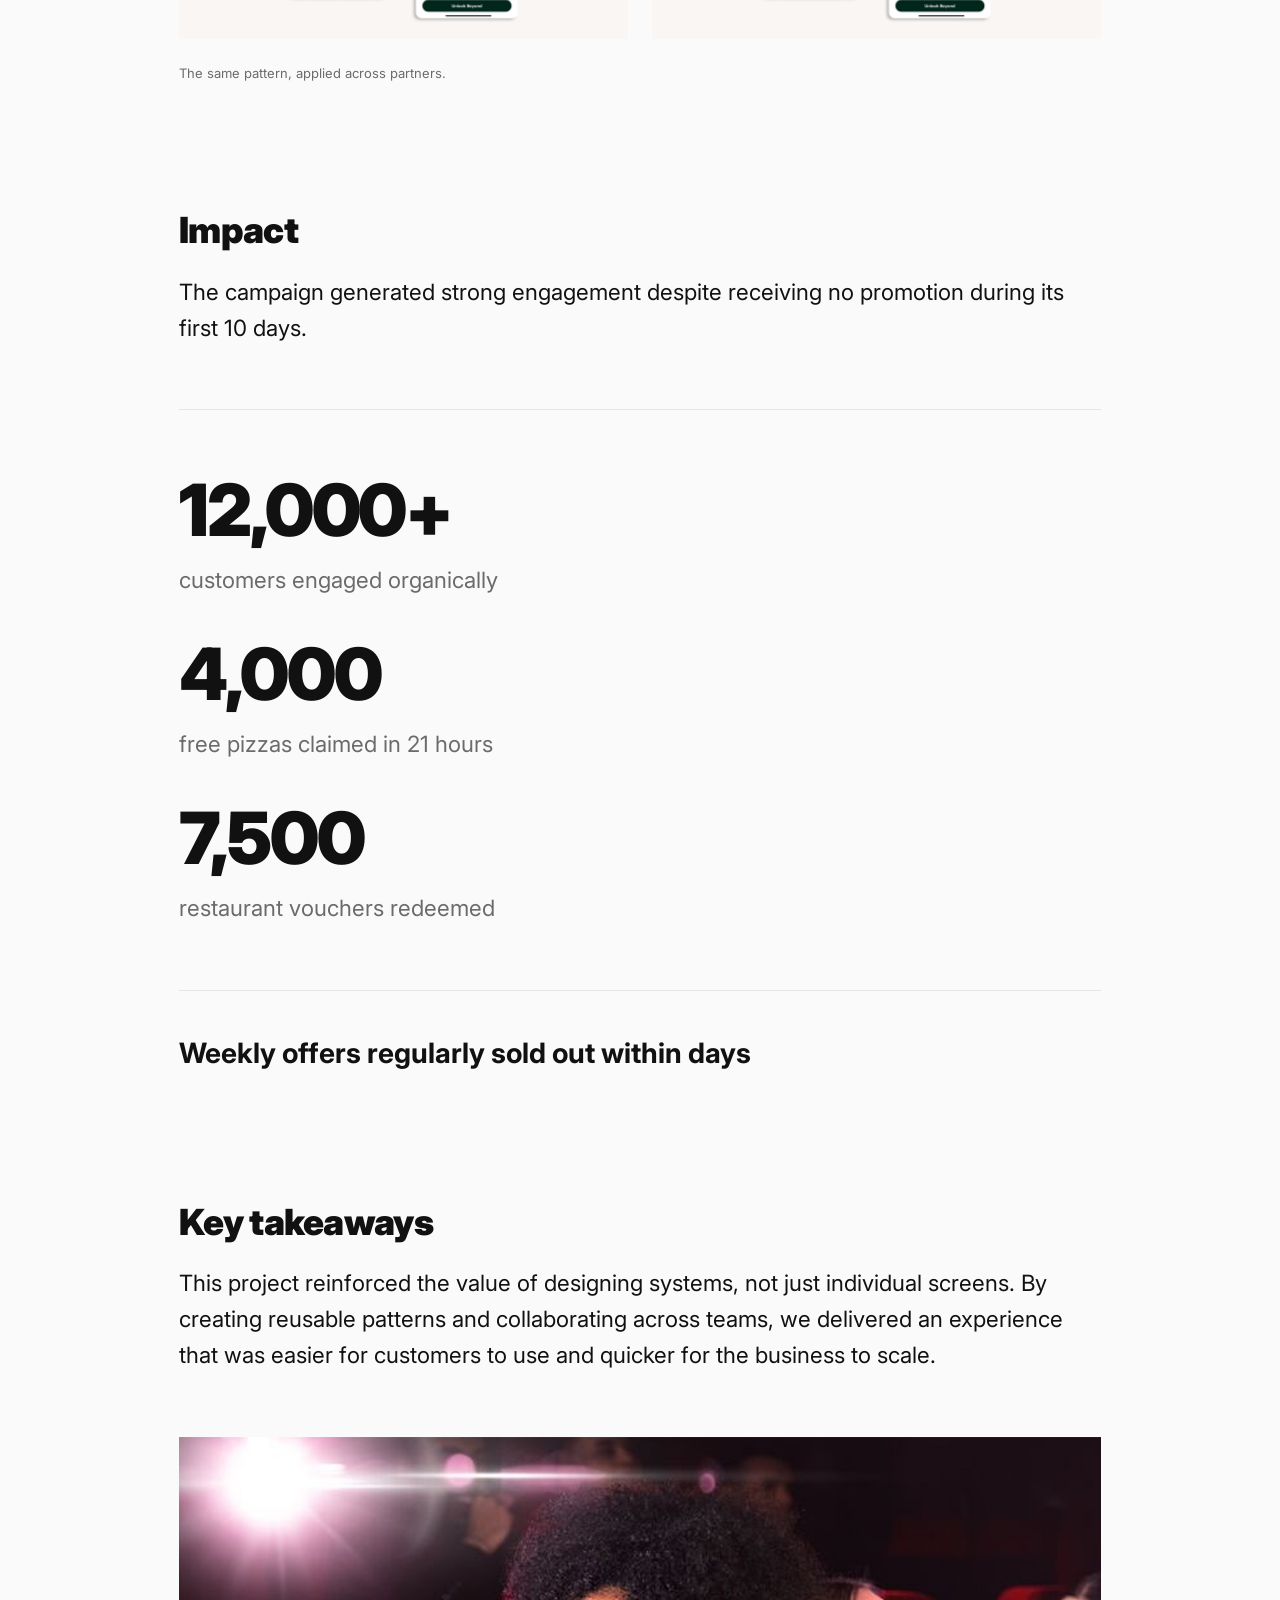
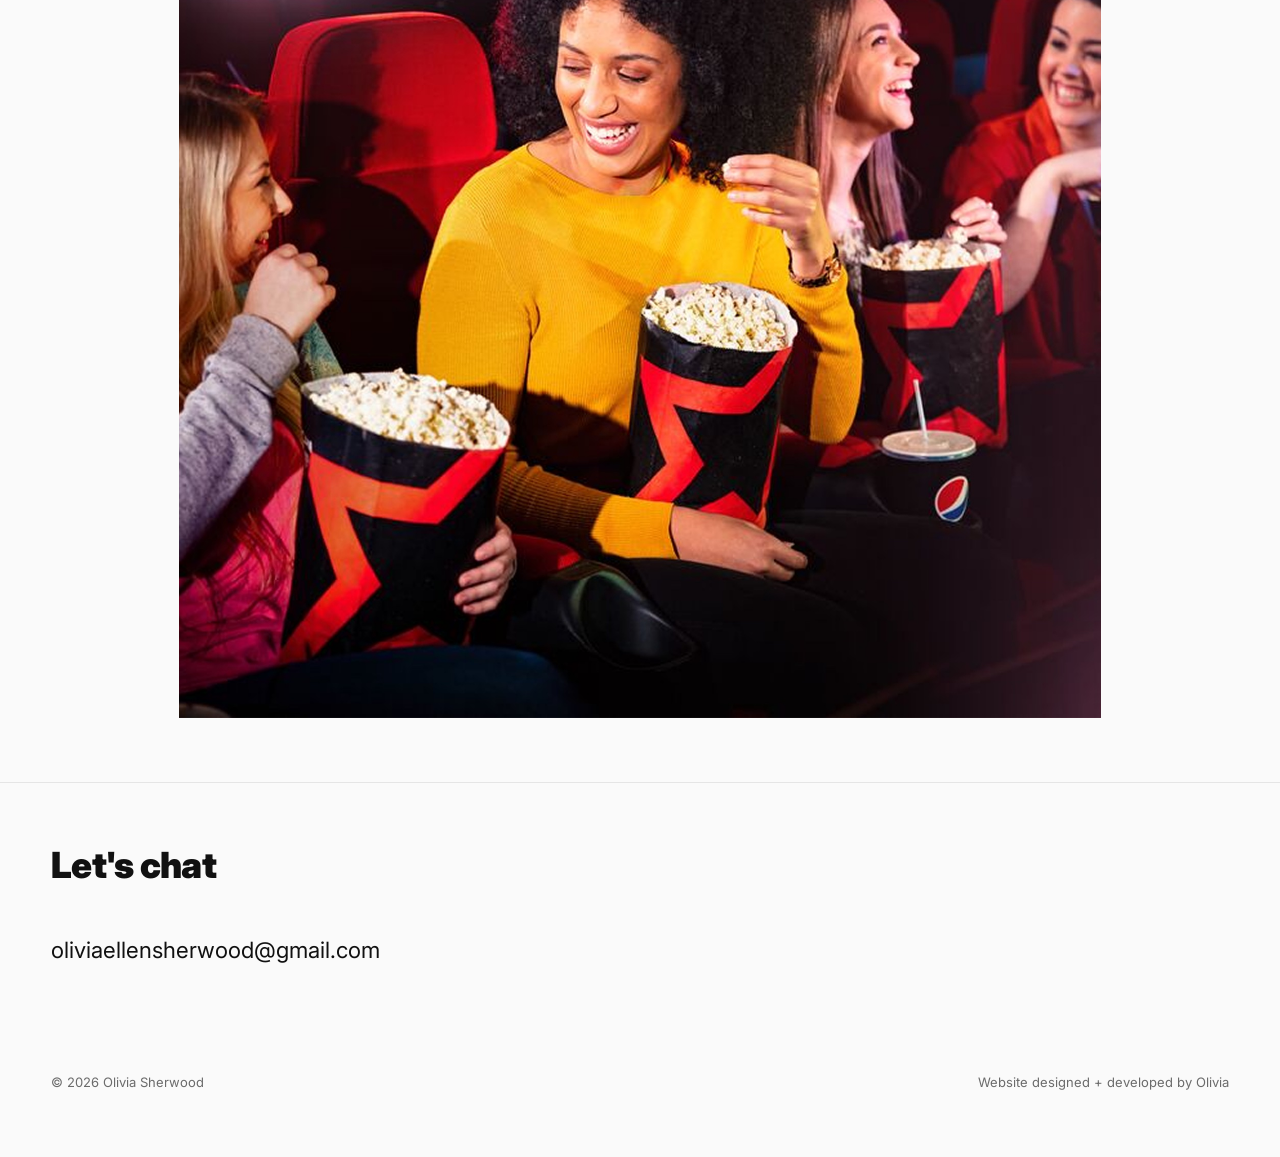
<file: case-studies/summer-savings.html>
<!DOCTYPE html>
<html lang="en">
<head>
  <meta charset="UTF-8">
  <meta name="viewport" content="width=device-width, initial-scale=1.0">
  <title>Summer Savings — Olivia Sherwood</title>
  <meta name="description" content="Summer Savings: a seasonal rewards campaign encouraging OVO Beyond members to return to the app each week through exclusive partner offers.">
  <link rel="canonical" href="https://olivia-sherwood-portfolio.com/case-studies/summer-savings.html">

  <!-- Open Graph / Twitter — social-share preview. -->
  <meta property="og:type" content="article">
  <meta property="og:site_name" content="Olivia Sherwood">
  <meta property="og:locale" content="en_GB">
  <meta property="og:title" content="Summer Savings — a case study by Olivia Sherwood">
  <meta property="og:description" content="A seasonal rewards campaign encouraging OVO Beyond members to return to the app each week through exclusive partner offers.">
  <meta property="og:url" content="https://olivia-sherwood-portfolio.com/case-studies/summer-savings.html">
  <meta property="og:image" content="https://olivia-sherwood-portfolio.com/assets/images/summer-savings/hero-1500.jpg">
  <meta property="og:image:width" content="1500">
  <meta property="og:image:height" content="682">
  <meta name="twitter:card" content="summary_large_image">
  <meta name="twitter:title" content="Summer Savings — a case study by Olivia Sherwood">
  <meta name="twitter:description" content="A seasonal rewards campaign encouraging OVO Beyond members to return to the app each week through exclusive partner offers.">
  <meta name="twitter:image" content="https://olivia-sherwood-portfolio.com/assets/images/summer-savings/hero-1500.jpg">

  <!-- Apply the saved theme before first paint, so there's no flash of the
       wrong mode on load. No stored choice = follow the OS. -->
  <script>
    (function () {
      try {
        var t = localStorage.getItem("theme");
        if (t === "dark" || t === "light") {
          document.documentElement.setAttribute("data-theme", t);
        }
      } catch (e) {}
    })();
  </script>

  <link rel="preconnect" href="https://fonts.googleapis.com">
  <link rel="preconnect" href="https://fonts.gstatic.com" crossorigin>
  <link href="https://fonts.googleapis.com/css2?family=Inter:wght@400;600;700;900&display=swap" rel="stylesheet">

  <link rel="stylesheet" href="../assets/css/style.css">
</head>
<body class="page-case">
  <a class="skip-link" href="#main">Skip to content</a>

  <!-- Header ---------------------------------------------------------------->
  <header class="site-header" id="top">
    <div class="container">
      <a class="site-logo" href="../index.html">Olivia Sherwood</a>
      <div class="site-header__actions">
        <nav class="site-nav" id="primary-nav" aria-label="Primary">
          <ul>
            <li><a href="../index.html">Home</a></li>
            <li><a href="../visuals.html">Visuals</a></li>
            <li><a href="../index.html#about-me">About me</a></li>
          </ul>
        </nav>
        <button type="button" class="theme-toggle" role="switch" aria-checked="false" aria-label="Switch to dark mode">
          <span class="theme-toggle__knob" aria-hidden="true"></span>
        </button>
        <button type="button" class="nav-toggle" aria-label="Open menu" aria-expanded="false" aria-controls="primary-nav">
          <span class="nav-toggle__bar" aria-hidden="true"></span>
        </button>
      </div>
    </div>
  </header>

  <main id="main">

    <!-- 1. Hero — a full product composition, shown uncropped and responsive
         (srcset serves the right file size per screen; sizes = full viewport). -->
    <figure class="cs-hero cs-hero--natural">
      <img
        src="../assets/images/summer-savings/hero-1500.jpg"
        srcset="../assets/images/summer-savings/hero-750.jpg 750w,
                ../assets/images/summer-savings/hero-1100.jpg 1100w,
                ../assets/images/summer-savings/hero-1500.jpg 1500w,
                ../assets/images/summer-savings/hero-2000.jpg 2000w,
                ../assets/images/summer-savings/hero-2600.jpg 2600w,
                ../assets/images/summer-savings/hero-3200.jpg 3200w"
        sizes="100vw"
        alt="Three phones showing Summer Savings reward screens in the OVO app: a free Costa Coffee, a free Cineworld cinema ticket, and a free Papa John's pizza."
        width="2200" height="1000" fetchpriority="high">
    </figure>

    <!-- 2. Title + intro, 3. Meta block --------------------------------------->
    <section class="section--tight">
      <div class="container">
        <a class="cs-back" href="../index.html#work">← Back to work</a>
        <p class="eyebrow">Case study</p>
        <div class="cs-titlesplit">
          <h1 class="cs-title">Summer Savings</h1>
          <div class="cs-titlesplit__intro">
            <p class="cs-lede">Summer Savings was a seasonal rewards campaign designed to encourage Beyond members to return to the OVO app each week through exclusive offers from brands including Papa Johns, Costa and Cineworld.</p>

            <dl class="cs-meta">
              <div class="cs-meta__item">
                <dt class="cs-meta__label">Role</dt>
                <dd class="cs-meta__value">Product Designer</dd>
              </div>
              <div class="cs-meta__item">
                <dt class="cs-meta__label">Skills</dt>
                <dd class="cs-meta__value">
                  <ul class="cs-meta__tags">
                    <li>End-to-end journey mapping</li>
                    <li>Design systems</li>
                    <li>Reward &amp; redemption flows</li>
                    <li>Content design</li>
                    <li>Cross-team collaboration</li>
                  </ul>
                </dd>
              </div>
            </dl>
          </div>
        </div>
      </div>
    </section>

    <!-- 4. Second full-width image — uncropped, before the content starts. ---->
    <figure class="cs-fullbleed">
      <img src="../assets/images/summer-savings/journey-overview.jpg" alt="Three OVO app screens showing the Summer Savings journey: the home screen with a free Papa John's pizza reward, the reward detail modal, and the claim form." width="1800" height="850" loading="lazy">
    </figure>

    <!-- Overview -------------------------------------------------------------->
    <section class="cs-section" aria-labelledby="overview">
      <div class="container">
        <h2 id="overview">Overview</h2>
        <div class="cs-prose">
          <p>Summer Savings was a seasonal rewards campaign designed to encourage Beyond members to return to the OVO app each week through exclusive offers from brands including Papa Johns, Costa and Cineworld.</p>
          <p>I helped design the end-to-end experience, from discovering rewards in the app through to redeeming them with third-party partners. Working closely with Product, Brand and Engineering, I created reusable design patterns that made the journey simple for customers and scalable for future campaigns.</p>
        </div>

        <div class="cs-figure-grid">
          <figure class="cs-figure">
            <img src="../assets/images/summer-savings/campaign-tile.jpg" alt="The Summer Savings campaign tile: a sun icon above the words 'Summer Savings are here!' and 'We're giving away treats to customers with Beyond'." loading="lazy" width="1800" height="1720">
          </figure>
          <figure class="cs-figure">
            <img src="../assets/images/summer-savings/partner-logos.png" alt="Campaign partner logos: Papa Johns, National Dining Network, Cineworld and Costa Coffee." loading="lazy" width="1800" height="1720">
          </figure>
        </div>
      </div>

      <figure class="cs-figure cs-figure--bleed">
        <img src="../assets/images/summer-savings/rewards-list.png" alt="A rewards list card showing the four Summer Savings offers: free Papa John's pizza, £5 off eat in or takeaway, free Cineworld cinema ticket, and £4 Costa Coffee credit." loading="lazy" width="1800" height="850">
      </figure>

      <div class="container">
        <div class="cs-figure-grid">
          <figure class="cs-figure">
            <img src="../assets/images/summer-savings/offer-cards.jpg" alt="Two Beyond offer cards: '50% off Papa John's pizza, June only' and '£5 off restaurants near you, all summer long'." loading="lazy" width="1800" height="1720">
          </figure>
          <figure class="cs-figure">
            <img src="../assets/images/summer-savings/push-notification.jpg" alt="A push notification reading 'This week's treat is here — claim your free pizza from OVO today.'" loading="lazy" width="1800" height="1720">
          </figure>
        </div>
      </div>
    </section>

    <!-- The challenge --------------------------------------------------------->
    <section class="cs-section" aria-labelledby="challenge">
      <div class="container">
        <h2 id="challenge">The challenge</h2>
        <div class="cs-prose">
          <p>Customers needed to move between the OVO app and partner websites to claim rewards. Each partner had different requirements, making the experience feel fragmented and inconsistent.</p>
          <p>The challenge was to create a seamless journey that customers could understand quickly while supporting multiple partners and new offers every week.</p>
        </div>
      </div>

      <figure class="cs-figure cs-figure--bleed">
        <img src="../assets/images/summer-savings/partner-landing-page.jpg" alt="A laptop showing the partner-hosted Summer Savings landing page: 'Say hello to Summer Savings — we're giving away 10,000 free small pizzas this June.'" loading="lazy" width="1800" height="850">
      </figure>

      <figure class="cs-figure cs-figure--bleed">
        <img src="../assets/images/summer-savings/offer-card-detail.jpg" alt="A close-up of the offers carousel showing a Papa Johns card reading 'Enjoy 1 free pizza, on us' with a 'More coming Monday' banner." loading="lazy" width="1800" height="850">
      </figure>
    </section>

    <!-- Design process --------------------------------------------------------->
    <section class="cs-section" aria-labelledby="process">
      <div class="container">
        <h2 id="process">Design process</h2>
        <div class="cs-prose">
          <p>I mapped the end-to-end journey to identify opportunities to reduce friction and improve consistency.</p>
          <p>Rather than designing each reward individually, I created reusable patterns for reward pages, redemption flows and supporting content. This gave customers a familiar experience every time they claimed an offer while helping the team deliver new campaigns more efficiently.</p>
          <p>I also redesigned the third-party redemption experience, simplifying the language, improving guidance and creating a more consistent experience beyond the OVO app.</p>
        </div>
      </div>

      <figure class="cs-figure cs-figure--bleed">
        <img src="../assets/images/summer-savings/journey-sketch.png" alt="A hand-drawn wireframe sketch mapping the journey across three screens: home screen, offers, and the reward modal." loading="lazy" width="1500" height="708">
      </figure>

      <figure class="cs-figure cs-figure--bleed">
        <img src="../assets/images/summer-savings/reward-modals.jpg" alt="Three reward modals following the same pattern: claim £5 off restaurants, grab a free Papa John's pizza, and enjoy a free Costa Coffee — each with a summary, how-to-claim steps, a unique code and a claim button." loading="lazy" width="1800" height="850">
      </figure>

      <div class="container">
        <div class="cs-figure-grid">
          <figure class="cs-figure">
            <img src="../assets/images/summer-savings/reward-modal-cineworld.jpg" alt="The Cineworld reward modal in the OVO app: 'Up to 40% off Cineworld', with how-to-claim steps and a claim reward button." loading="lazy" width="1800" height="1720">
          </figure>
          <figure class="cs-figure">
            <img src="../assets/images/summer-savings/reward-modal-papa-johns.jpg" alt="The Papa John's reward modal in the OVO app: 'Up 50% off Papa John's pizza', following the same layout as the Cineworld modal." loading="lazy" width="1800" height="1720">
          </figure>
        </div>
      </div>

      <figure class="cs-figure cs-figure--bleed">
        <img src="../assets/images/summer-savings/claim-form-states.png" alt="The redesigned claim form shown twice: the default state, and an error state with helpful guidance under each field such as 'You'll find this in the OVO app'." loading="lazy" width="1800" height="850">
      </figure>

      <div class="container">
        <div class="cs-figure-grid">
          <figure class="cs-figure">
            <img src="../assets/images/summer-savings/claim-forms.jpg" alt="Three partner claim pages — Cineworld, restaurants and Papa John's — all sharing the same layout, heading style and form fields." loading="lazy" width="1800" height="1720">
          </figure>
          <figure class="cs-figure">
            <img src="../assets/images/summer-savings/reward-confirmation.jpg" alt="A confirmation message reading 'Your reward's on its way — check your inbox for the voucher', next to a mail app icon." loading="lazy" width="1800" height="1720">
          </figure>
        </div>

        <div class="cs-figure-grid">
          <figure class="cs-figure">
            <img src="../assets/images/summer-savings/acquisition-papa-johns.jpg" alt="Acquisition screens for customers without Beyond: a card reading 'Enjoy a free pizza from Papa John's, only with Beyond' and a 'Get rewards with Beyond' unlock screen." loading="lazy" width="1800" height="850">
          </figure>
          <figure class="cs-figure">
            <img src="../assets/images/summer-savings/acquisition-costa.jpg" alt="The same acquisition pattern applied to Costa Coffee: 'Enjoy a free drink from Costa Coffee, only with Beyond' and the matching 'Get rewards with Beyond' unlock screen." loading="lazy" width="1800" height="850">
          </figure>
        </div>
        <p class="cs-note">The same pattern, applied across partners.</p>
      </div>
    </section>

    <!-- Impact ----------------------------------------------------------------->
    <section class="cs-section" aria-labelledby="impact">
      <div class="container">
        <h2 id="impact">Impact</h2>
        <div class="cs-prose">
          <p>The campaign generated strong engagement despite receiving no promotion during its first 10 days.</p>
        </div>

        <div class="cs-stats">
          <div class="cs-stat">
            <span class="cs-stat__number">12,000+</span>
            <span class="cs-stat__label">customers engaged organically</span>
          </div>
          <div class="cs-stat">
            <span class="cs-stat__number">4,000</span>
            <span class="cs-stat__label">free pizzas claimed in 21 hours</span>
          </div>
          <div class="cs-stat">
            <span class="cs-stat__number">7,500</span>
            <span class="cs-stat__label">restaurant vouchers redeemed</span>
          </div>
        </div>

        <p class="cs-stats-note">Weekly offers regularly sold out within days</p>
      </div>
    </section>

    <!-- Key takeaways ---------------------------------------------------------->
    <section class="cs-section" aria-labelledby="takeaways">
      <div class="container">
        <h2 id="takeaways">Key takeaways</h2>
        <div class="cs-prose">
          <p>This project reinforced the value of designing systems, not just individual screens. By creating reusable patterns and collaborating across teams, we delivered an experience that was easier for customers to use and quicker for the business to scale.</p>
        </div>

        <figure class="cs-figure">
          <img src="../assets/images/summer-savings/cinema-lifestyle.jpg" alt="Friends laughing together at the cinema, holding buckets of popcorn." loading="lazy" width="1800" height="1720">
        </figure>
      </div>
    </section>

  </main>

  <!-- Footer ---------------------------------------------------------------->
  <footer class="site-footer section--tight" id="contact">
    <div class="container">
      <h2 class="footer__heading">Let's chat</h2>
      <div class="footer__grid">
        <div class="footer__col">
          <p>
            <button type="button" class="email-copy" data-email="oliviaellensherwood@gmail.com">
              <span class="email-copy__panes" aria-hidden="true">
                <span class="email-copy__front">oliviaellensherwood@gmail.com</span>
                <span class="email-copy__back">Click to copy to clipboard</span>
              </span>
              <span class="visually-hidden">Copy email address oliviaellensherwood@gmail.com to clipboard</span>
            </button>
            <span class="visually-hidden" aria-live="polite" data-copy-status></span>
          </p>
        </div>
      </div>
      <div class="footer__meta">
        <p class="footer__legal">© 2026 Olivia Sherwood</p>
        <p class="footer__credit">Website designed + developed by Olivia</p>
        <p class="footer__clock">Leeds, UK <span class="footer__time" role="timer"></span></p>
      </div>
    </div>
  </footer>

  <script src="../assets/js/theme.js"></script>
  <script src="../assets/js/nav.js"></script>
  <script src="../assets/js/clock.js"></script>
  <script src="../assets/js/email-copy.js"></script>
</body>
</html>
</file>
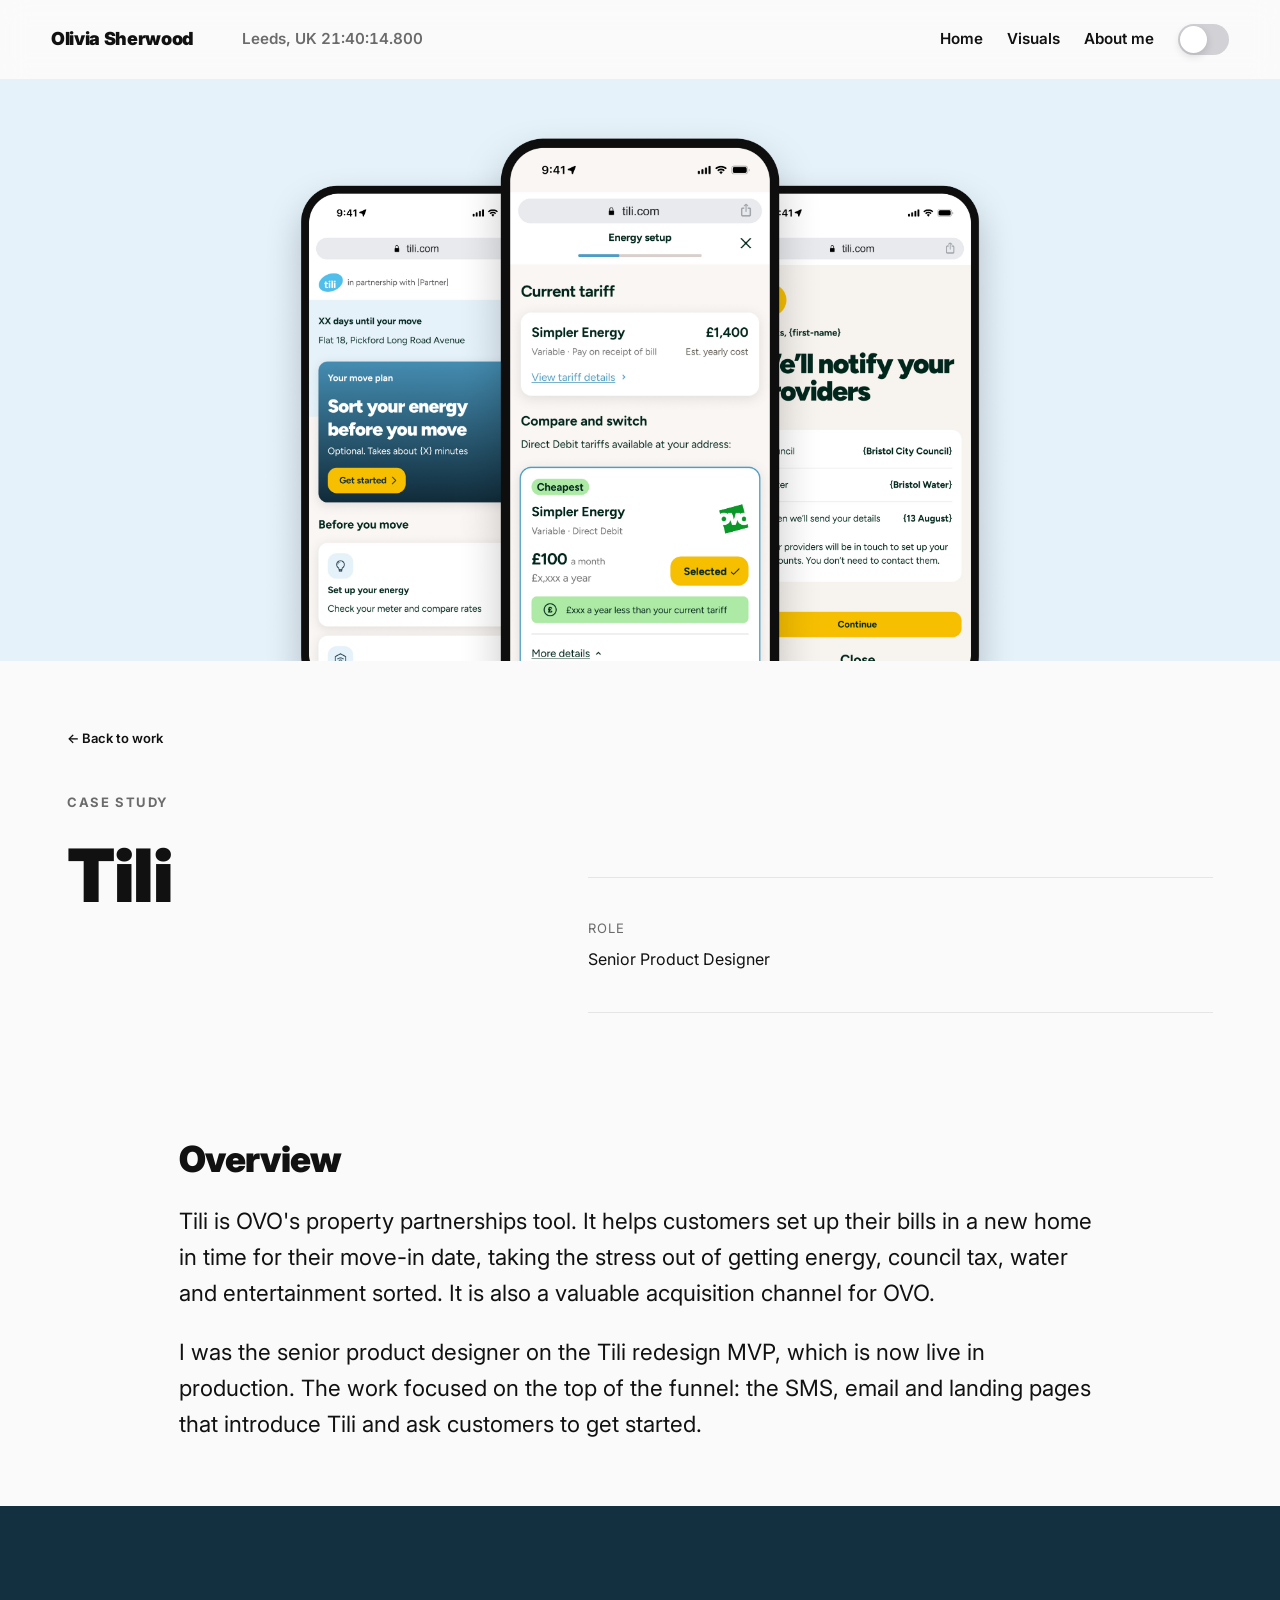
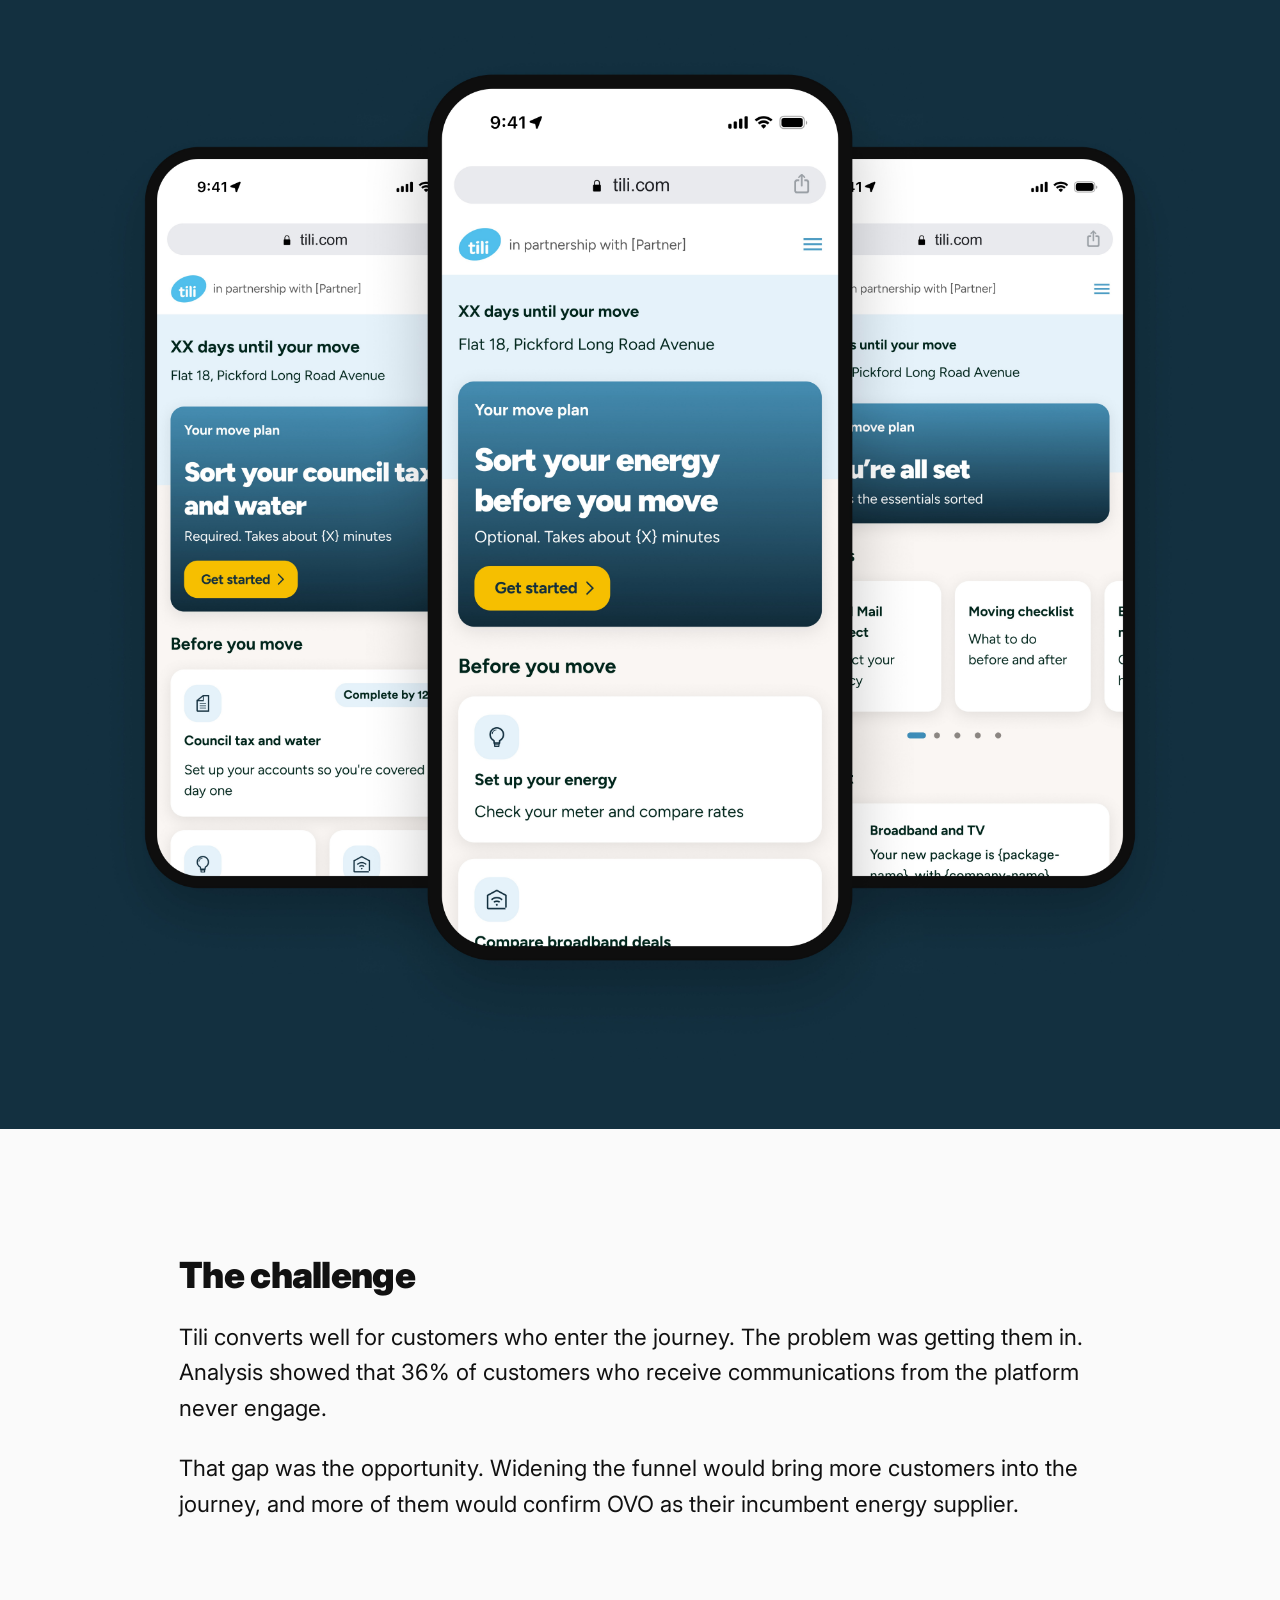
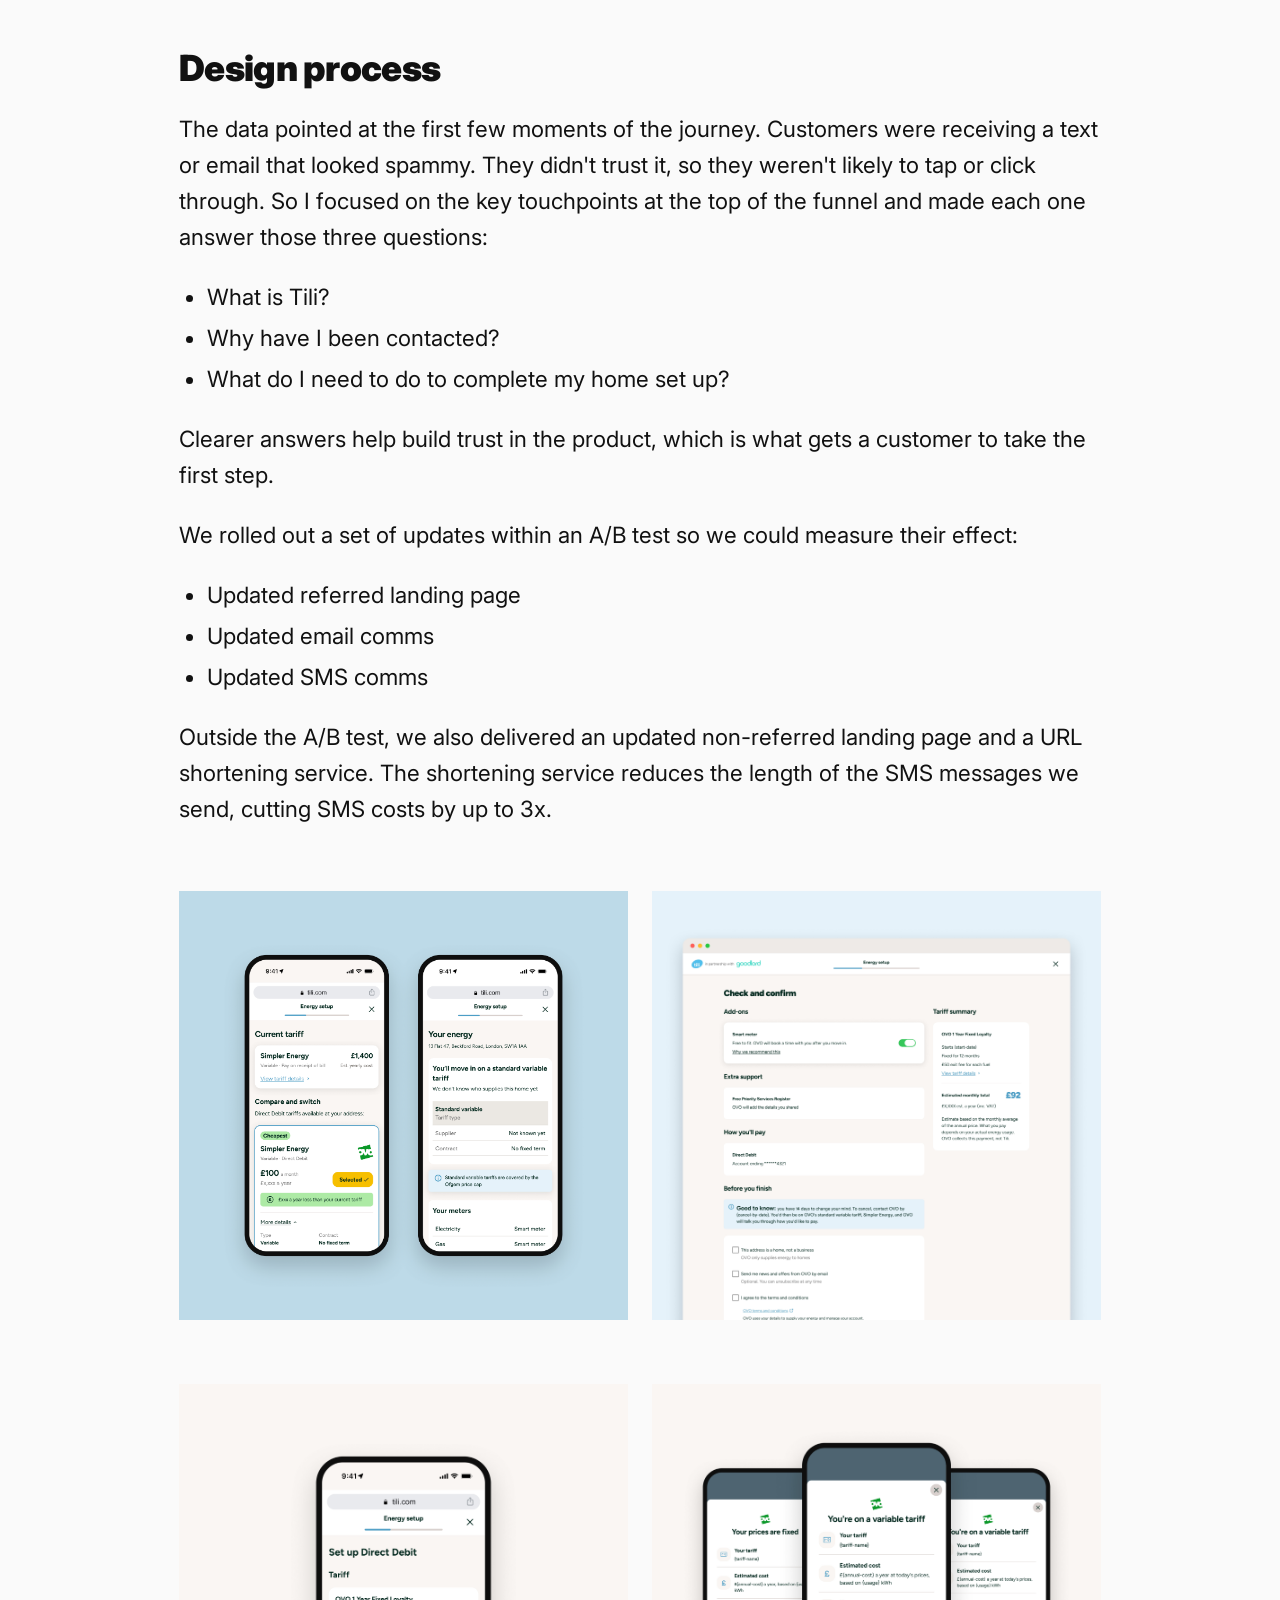
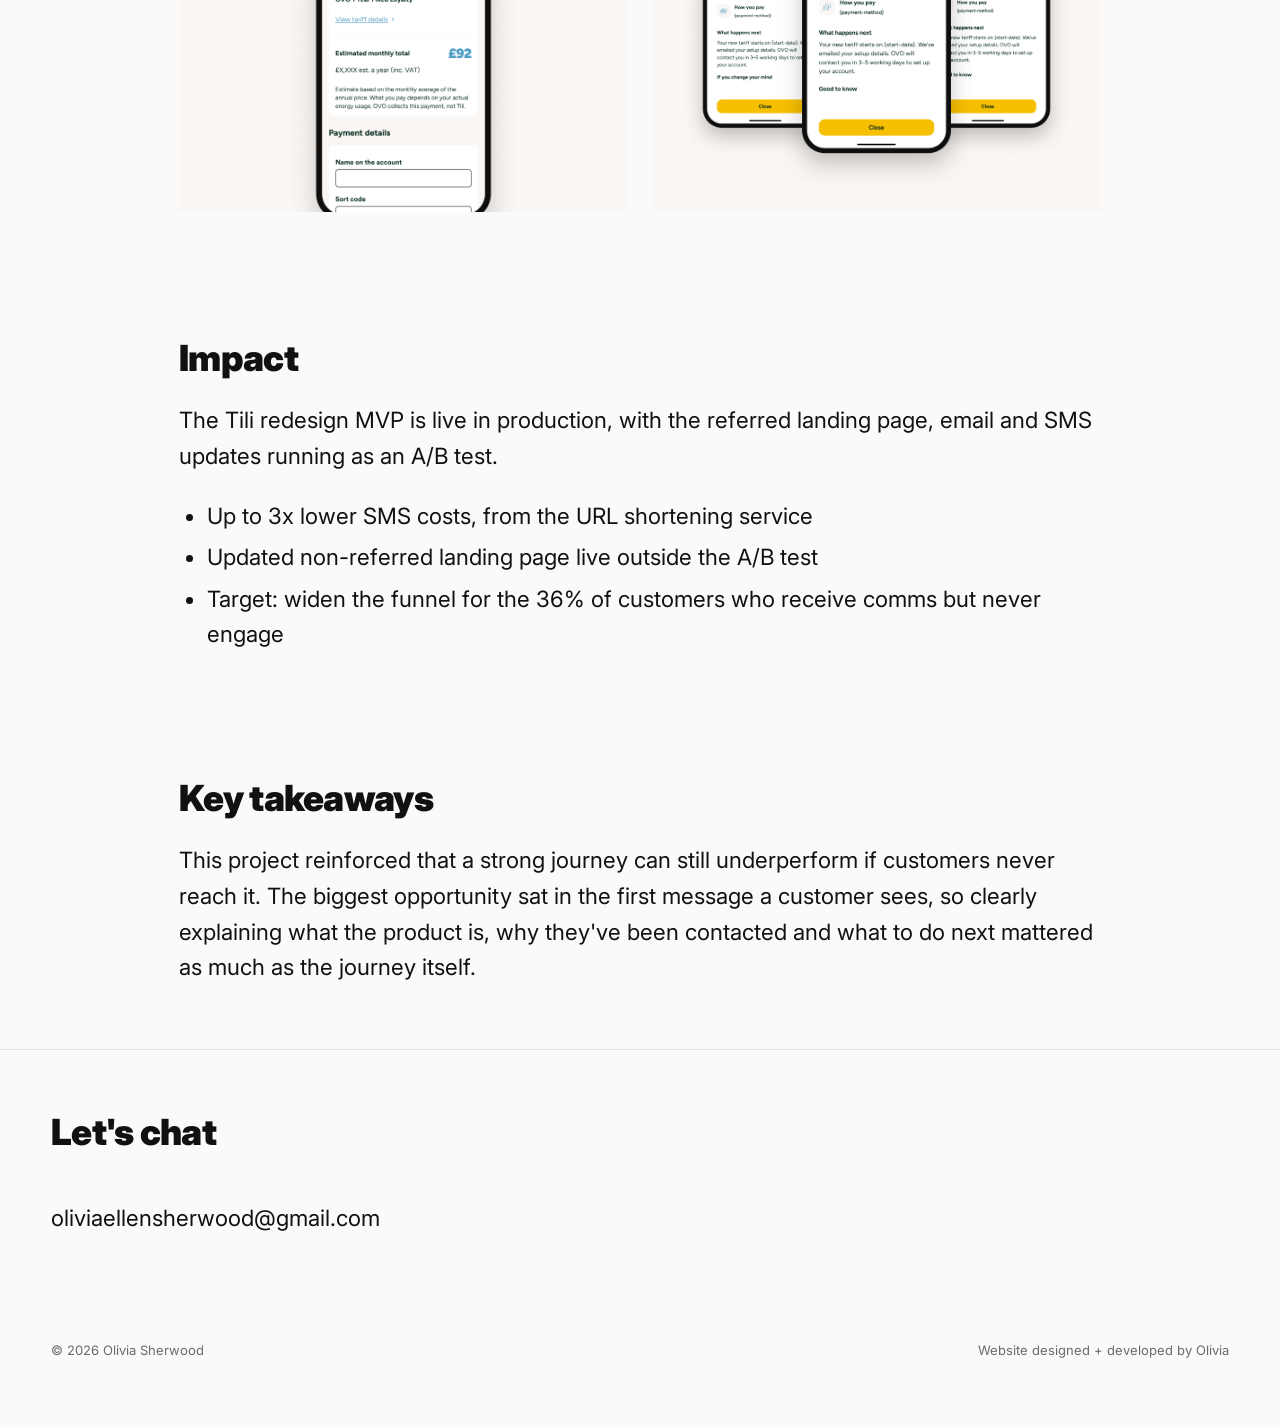
<file: case-studies/tili.html>
<!DOCTYPE html>
<html lang="en">
<head>
  <meta charset="UTF-8">
  <meta name="viewport" content="width=device-width, initial-scale=1.0">
  <title>Tili — Olivia Sherwood</title>
  <meta name="description" content="Tili is OVO's property partnerships tool. It helps customers set up their bills in a new home in time for their move-in date, taking the stress out of getting energy, council tax, water and entertainment sorted.">
  <link rel="canonical" href="https://olivia-sherwood-portfolio.com/case-studies/tili.html">

  <!-- Open Graph / Twitter — social-share preview. -->
  <meta property="og:type" content="article">
  <meta property="og:site_name" content="Olivia Sherwood">
  <meta property="og:locale" content="en_GB">
  <meta property="og:title" content="Tili — a case study by Olivia Sherwood">
  <meta property="og:description" content="Tili is OVO's property partnerships tool. It helps customers set up their bills in a new home in time for their move-in date, taking the stress out of getting energy, council tax, water and entertainment sorted.">
  <meta property="og:url" content="https://olivia-sherwood-portfolio.com/case-studies/tili.html">
  <meta property="og:image" content="https://olivia-sherwood-portfolio.com/assets/images/tili/hero-1500.jpg">
  <meta property="og:image:width" content="8000">
  <meta property="og:image:height" content="3637">
  <meta name="twitter:card" content="summary_large_image">
  <meta name="twitter:title" content="Tili — a case study by Olivia Sherwood">
  <meta name="twitter:description" content="Tili is OVO's property partnerships tool. It helps customers set up their bills in a new home in time for their move-in date, taking the stress out of getting energy, council tax, water and entertainment sorted.">
  <meta name="twitter:image" content="https://olivia-sherwood-portfolio.com/assets/images/tili/hero-1500.jpg">

  <!-- Apply the saved theme before first paint, so there's no flash of the
       wrong mode on load. No stored choice = follow the OS. -->
  <script>
    (function () {
      try {
        var t = localStorage.getItem("theme");
        if (t === "dark" || t === "light") {
          document.documentElement.setAttribute("data-theme", t);
        }
      } catch (e) {}
    })();
  </script>

  <link rel="preconnect" href="https://fonts.googleapis.com">
  <link rel="preconnect" href="https://fonts.gstatic.com" crossorigin>
  <link href="https://fonts.googleapis.com/css2?family=Inter:wght@400;600;700;900&display=swap" rel="stylesheet">

  <link rel="stylesheet" href="../assets/css/style.css">
</head>
<body class="page-case">
  <a class="skip-link" href="#main">Skip to content</a>

  <!-- Header ---------------------------------------------------------------->
  <header class="site-header" id="top">
    <div class="container">
      <a class="site-logo" href="../index.html">Olivia Sherwood</a>
      <div class="site-header__actions">
        <nav class="site-nav" id="primary-nav" aria-label="Primary">
          <ul>
            <li><a href="../index.html">Home</a></li>
            <li><a href="../visuals.html">Visuals</a></li>
            <li><a href="../index.html#about-me">About me</a></li>
          </ul>
        </nav>
        <button type="button" class="theme-toggle" role="switch" aria-checked="false" aria-label="Switch to dark mode">
          <span class="theme-toggle__knob" aria-hidden="true"></span>
        </button>
        <button type="button" class="nav-toggle" aria-label="Open menu" aria-expanded="false" aria-controls="primary-nav">
          <span class="nav-toggle__bar" aria-hidden="true"></span>
        </button>
      </div>
    </div>
  </header>

  <main id="main">

    <!-- Hero — a full product composition, shown uncropped at its natural ratio. -->
    <figure class="cs-hero cs-hero--natural">
      <img
        src="../assets/images/tili/hero-1500.jpg"
        alt="Three Tili mobile screens: the home page, the energy setup tariff comparison, and the we'll notify your providers confirmation"
        width="8000" height="3637" fetchpriority="high">
    </figure>

    <!-- Title + meta block ----------------------------------------------------->
    <section class="section--tight">
      <div class="container">
        <a class="cs-back" href="../index.html#work">← Back to work</a>
        <p class="eyebrow">Case study</p>
        <div class="cs-titlesplit">
          <h1 class="cs-title">Tili</h1>
          <div class="cs-titlesplit__intro">
            <dl class="cs-meta">
              <div class="cs-meta__item">
                <dt class="cs-meta__label">Role</dt>
                <dd class="cs-meta__value">Senior Product Designer</dd>
              </div>
            </dl>
          </div>
        </div>
      </div>
    </section>

    <!-- Overview -------------------------------------------------------------->
    <section class="cs-section" aria-labelledby="overview">
      <div class="container">
        <h2 id="overview">Overview</h2>
        <div class="cs-prose">
          <p>Tili is OVO's property partnerships tool. It helps customers set up their bills in a new home in time for their move-in date, taking the stress out of getting energy, council tax, water and entertainment sorted. It is also a valuable acquisition channel for OVO.</p>
          <p>I was the senior product designer on the Tili redesign MVP, which is now live in production. The work focused on the top of the funnel: the SMS, email and landing pages that introduce Tili and ask customers to get started.</p>
        </div>
      </div>

      <figure class="cs-figure cs-figure--bleed">
        <img src="../assets/images/tili/tili-dashboard-states.jpg" alt="Three mobile screens of the Tili home page: days until your move, the move plan card with a Get started button, and a Before you move list" loading="lazy" width="8000" height="7644">
      </figure>
    </section>

    <!-- The challenge --------------------------------------------------------->
    <section class="cs-section" aria-labelledby="challenge">
      <div class="container">
        <h2 id="challenge">The challenge</h2>
        <div class="cs-prose">
          <p>Tili converts well for customers who enter the journey. The problem was getting them in. Analysis showed that 36% of customers who receive communications from the platform never engage.</p>
          <p>That gap was the opportunity. Widening the funnel would bring more customers into the journey, and more of them would confirm OVO as their incumbent energy supplier.</p>
        </div>
      </div>
    </section>

    <!-- Design process --------------------------------------------------------->
    <section class="cs-section" aria-labelledby="process">
      <div class="container">
        <h2 id="process">Design process</h2>
        <div class="cs-prose">
          <p>The data pointed at the first few moments of the journey. Customers were receiving a text or email that looked spammy. They didn't trust it, so they weren't likely to tap or click through. So I focused on the key touchpoints at the top of the funnel and made each one answer those three questions:</p>
          <ul>
            <li>What is Tili?</li>
            <li>Why have I been contacted?</li>
            <li>What do I need to do to complete my home set up?</li>
          </ul>
          <p>Clearer answers help build trust in the product, which is what gets a customer to take the first step.</p>
          <p>We rolled out a set of updates within an A/B test so we could measure their effect:</p>
          <ul>
            <li>Updated referred landing page</li>
            <li>Updated email comms</li>
            <li>Updated SMS comms</li>
          </ul>
          <p>Outside the A/B test, we also delivered an updated non-referred landing page and a URL shortening service. The shortening service reduces the length of the SMS messages we send, cutting SMS costs by up to 3x.</p>
        </div>
      </div>

      <div class="container">
        <div class="cs-figure-grid">
          <figure class="cs-figure">
            <img src="../assets/images/tili/tili-edge-cases.jpg" alt="Two Tili mobile screens: current tariff with a cheapest-tariff comparison, and a your energy summary for a standard variable tariff" loading="lazy" width="12350" height="11800">
          </figure>
          <figure class="cs-figure">
            <img src="../assets/images/tili/tili-desktop-check-confirm.jpg" alt="Tili desktop check and confirm page with add-ons, payment method, tariff summary and a good-to-know note about the 14-day cancellation window" loading="lazy" width="8000" height="7644">
          </figure>
        </div>

        <div class="cs-figure-grid">
          <figure class="cs-figure">
            <img src="../assets/images/tili/tili-direct-debit.jpg" alt="Tili mobile Set up Direct Debit screen with tariff, estimated monthly total and payment details" loading="lazy" width="8000" height="7644">
          </figure>
          <figure class="cs-figure">
            <img src="../assets/images/tili/tili-bottom-sheets.jpg" alt="Three OVO app screens showing variable and fixed tariff summary modals: your tariff, estimated cost, how you pay and what happens next" loading="lazy" width="8000" height="7644">
          </figure>
        </div>
      </div>
    </section>

    <!-- Impact ----------------------------------------------------------------->
    <section class="cs-section" aria-labelledby="impact">
      <div class="container">
        <h2 id="impact">Impact</h2>
        <div class="cs-prose">
          <p>The Tili redesign MVP is live in production, with the referred landing page, email and SMS updates running as an A/B test.</p>
          <ul>
            <li>Up to 3x lower SMS costs, from the URL shortening service</li>
            <li>Updated non-referred landing page live outside the A/B test</li>
            <li>Target: widen the funnel for the 36% of customers who receive comms but never engage</li>
          </ul>
        </div>
      </div>
    </section>

    <!-- Key takeaways ---------------------------------------------------------->
    <section class="cs-section" aria-labelledby="takeaways">
      <div class="container">
        <h2 id="takeaways">Key takeaways</h2>
        <div class="cs-prose">
          <p>This project reinforced that a strong journey can still underperform if customers never reach it. The biggest opportunity sat in the first message a customer sees, so clearly explaining what the product is, why they've been contacted and what to do next mattered as much as the journey itself.</p>
        </div>
      </div>
    </section>

  </main>

  <!-- Footer ---------------------------------------------------------------->
  <footer class="site-footer section--tight" id="contact">
    <div class="container">
      <h2 class="footer__heading">Let's chat</h2>
      <div class="footer__grid">
        <div class="footer__col">
          <p>
            <button type="button" class="email-copy" data-email="oliviaellensherwood@gmail.com">
              <span class="email-copy__panes" aria-hidden="true">
                <span class="email-copy__front">oliviaellensherwood@gmail.com</span>
                <span class="email-copy__back">Click to copy to clipboard</span>
              </span>
              <span class="visually-hidden">Copy email address oliviaellensherwood@gmail.com to clipboard</span>
            </button>
            <span class="visually-hidden" aria-live="polite" data-copy-status></span>
          </p>
        </div>
      </div>
      <div class="footer__meta">
        <p class="footer__legal">© 2026 Olivia Sherwood</p>
        <p class="footer__credit">Website designed + developed by Olivia</p>
        <p class="footer__clock">Leeds, UK <span class="footer__time" role="timer"></span></p>
      </div>
    </div>
  </footer>

  <script src="../assets/js/theme.js"></script>
  <script src="../assets/js/nav.js"></script>
  <script src="../assets/js/clock.js"></script>
  <script src="../assets/js/email-copy.js"></script>
</body>
</html>
</file>
<file: assets/css/style.css>
/* ==========================================================================
   Olivia Sherwood — Product Designer portfolio (homepage, fresh build)

   A clean, fully monochrome recreation of her original Home.pdf layout:
   header, intro block, single-column project list with auto-advancing image
   carousels, footer. No colour in the site's own chrome — the only colour on
   the page comes from the real app screenshots inside the carousels.

   Plain CSS + a small vanilla-JS carousel. No framework, no build step.
   Organised: tokens -> reset -> a11y -> type -> layout -> header -> intro
   -> project list -> carousel -> footer.
   ========================================================================== */

/* --------------------------------------------------------------------------
   1. Design tokens — black / white / grey only
   -------------------------------------------------------------------------- */
:root {
  /* Tells the browser which canvas to paint before our CSS applies. Without it
     the gap between documents flashes white, which no page transition can hide
     because it happens outside the page. Also themes scrollbars and form UI. */
  color-scheme: light;

  --bg: #FAFAFA;          /* page background, warm-neutral off-white */
  --ink: #111111;         /* headlines + body text */
  --muted: #6B6B6B;       /* secondary text */
  --line: #E5E5E5;        /* dividers / borders */
  --panel: #F0F0F0;       /* carousel frame backdrop, subtle fills */
  --white: #FFFFFF;
  /* Translucent header fill, used only where backdrop-blur is supported;
     elsewhere the header falls back to solid --bg. Same colour as --bg. */
  --header-bg: rgba(250, 250, 250, 0.82);

  /* The toggle (31px) is the tallest thing in the bar, so header height is its
     two paddings plus that. Drives the sticky nav's anchor offset. */
  --header-height: calc(2 * var(--space-md) + 31px);

  --font: "Inter", -apple-system, BlinkMacSystemFont, "Segoe UI", sans-serif;

  /* Fluid type — scales with viewport rather than jumping at breakpoints. */
  --size-hero: clamp(2.25rem, 4.5vw + 1rem, 4.75rem);
  --size-h2: clamp(1.5rem, 2vw + 1rem, 2.25rem);
  --size-h3: clamp(1.5rem, 1.2vw + 1rem, 2rem);
  --size-lede: clamp(1.125rem, 0.6vw + 1rem, 1.4rem);
  --size-body: 1rem;
  --size-label: 0.8125rem;

  /* Fluid space — scales with the viewport, exactly as the type scale does.
     The type was already fluid while these were fixed, so on a phone the gaps
     stayed at desktop size while the text shrank, and everything drifted apart.

     Each clamp interpolates between a 375px-wide phone and a 1280px desktop:
       token    375px -> 1280px
       sm         12  ->  16
       md         16  ->  24
       lg         24  ->  40
       xl         32  ->  64      (tight sections)
       2xl        40  -> 104      (major sections)
     xs stays fixed — 8px is already the smallest useful step. */
  --space-xs: 0.5rem;
  --space-sm: clamp(0.75rem, 0.44vw + 0.65rem, 1rem);
  --space-md: clamp(1rem,    0.88vw + 0.79rem, 1.5rem);
  --space-lg: clamp(1.5rem,  1.77vw + 1.09rem, 2.5rem);
  --space-xl: clamp(2rem,    3.54vw + 1.17rem, 4rem);
  --space-2xl: clamp(2.5rem, 7.07vw + 0.84rem, 6.5rem);

  /* Comfortable reading width for running text, even when the surrounding
     layout stretches to full width on large screens. */
  /* Drives both the duration and the visibility delay of the mobile nav, so
     reduced-motion can zero the delay too — transition-duration: 0 alone would
     still leave the panel visible for the length of the delay. */
  --nav-anim: 0.3s;

  --measure: 38rem;

  /* Full-width layout: effectively edge-to-edge on normal monitors, with a
     high cap so it doesn't get absurd on ultra-wide displays. Fluid gutter. */
  --max-width: 120rem;
  --gutter: clamp(1.25rem, 4vw, 4rem);
}

/* --------------------------------------------------------------------------
   1b. Dark theme tokens

   Inverted monochrome, tuned rather than flipped 1:1 so secondary text and
   dividers keep enough contrast on a dark ground:
     bg #151412 (warm near-black) + ink #F1EEE8  -> ~16:1  (body text)
     muted #A29E96 on bg                          -> ~7:1   (passes AA text)
     line #454239 on bg                           -> ~2:1   (visible divider)
     panel #201E1A                                -> a hair lighter than bg,
                                                     so framed tiles read as surfaces

   Applied when the OS prefers dark AND the user hasn't chosen light, or when
   the user has explicitly toggled dark. Only the colour tokens change — every
   component reads from them, so nothing else needs per-theme rules.
   -------------------------------------------------------------------------- */
@media (prefers-color-scheme: dark) {
  :root:not([data-theme="light"]) {
    color-scheme: dark;
    --bg: #151412;
    --ink: #F1EEE8;
    --muted: #A29E96;
    --line: #454239;
    --panel: #201E1A;
    --header-bg: rgba(21, 20, 18, 0.82);
  }
}

:root[data-theme="dark"] {
  color-scheme: dark;
  --bg: #151412;
  --ink: #F1EEE8;
  --muted: #A29E96;
  --line: #454239;
  --panel: #201E1A;
  --header-bg: rgba(21, 20, 18, 0.82);
}

/* Smooth, subtle cross-fade while switching theme. Applied via a class that
   JS adds for the duration of the switch only, so it never interferes with
   other interactions. The reduced-motion block further below forces
   transition-duration to ~0 (with !important), so those users still get the
   mode change — just instantly, with no animation. */
.theme-transition,
.theme-transition *,
.theme-transition *::before,
.theme-transition *::after {
  transition: background-color 0.3s ease, color 0.3s ease,
              border-color 0.3s ease, fill 0.3s ease;
}
/* keep the toggle knob's springy slide during the switch (the universal
   .theme-transition rule would otherwise drop transform/width from it) */
.theme-transition .theme-toggle__knob {
  transition:
    transform 0.3s cubic-bezier(0.34, 1.56, 0.64, 1),
    width 0.3s cubic-bezier(0.34, 1.56, 0.64, 1);
}

/* --------------------------------------------------------------------------
   1c. Cross-document page transitions

   This is the multi-page View Transitions API, not document.startViewTransition().
   That function is the *same-document* API: it snapshots, runs a callback that
   mutates the DOM, then animates. A real navigation destroys the old document,
   so wrapping location.href in it does nothing. For an MPA the opt-in is this
   at-rule, declared on both the outgoing and incoming page (both load this
   stylesheet, so that's satisfied). Same-origin only, per spec — external links
   never transition.

   No JS. Browsers without support ignore the at-rule and navigate normally.

   Scroll position needs no JS either: a fresh navigation already lands at the
   top, and history.scrollRestoration stays "auto" so the back button restores
   where you were. Forcing it to "manual" would break that.
   -------------------------------------------------------------------------- */
@view-transition { navigation: auto; }

/* Pull the header out of the root snapshot and give it its own. Without this
   the header is part of `root`, so it dissolves into a pixel-identical copy of
   itself — which is what makes a whole-page crossfade read as flat. Named, it
   holds still while the content moves beneath it: the header is furniture,
   not content.

   Only the header. Two deliberate omissions:

   `main` stays inside `root`. A named group tweens between its old and new
   geometry, and main's height differs enormously between the homepage and the
   visuals mosaic, so a named main would visibly squash. `root` is always sized
   to the viewport, so it can slide without distorting.

   The footer stays inside `root` too, for the same reason in reverse: it sits
   at a different y on every page, so naming it would make the group slide the
   footer across the viewport whenever you navigate from a scrolled-down
   position. The header is at y=0 everywhere, so its group tween is a no-op. */
.site-header { view-transition-name: site-header; }

/* Header: furniture — hold it perfectly still across a navigation.

   Naming it already lifts it out of the root crossfade. But two things still
   made the bar jitter when tapping between pages:
     1) the GROUP would tween any sub-pixel geometry delta between the two
        pages' headers, and
     2) cross-fading the old and new header snapshots double-exposed the parts
        that legitimately differ per page — the active-link underline and the
        live clock (which JS relocates into the header) — ghosting as a shimmer.
   Pin the group (no geometry tween) and swap the snapshots instantly rather than
   cross-fading, so the header just shows the new page's state with no motion. */
::view-transition-group(site-header) { animation-duration: 0s; }
::view-transition-old(site-header) { animation: none; opacity: 0; }
::view-transition-new(site-header) { animation: none; opacity: 1; }

/* Everything left in `root` — the page background and the footer — simply
   crossfades. No movement, so the footer can never slide across the viewport
   from a scrolled-down position. The content blocks below ride on top of this
   with the real motion. */
::view-transition-old(root),
::view-transition-new(root) {
  animation-duration: 300ms;
  animation-timing-function: cubic-bezier(0.22, 1, 0.36, 1);
}

/* Staggered content entrance — the chrome://whats-new quality.

   Each top-level block is its own snapshot (named further down), so the
   incoming page doesn't land as one rigid sheet: the hero settles first, then
   the block beneath it a beat later, each fading up on a confident ease-out —
   the same decelerating curve family Chrome uses in its own UI. Outgoing blocks
   leave together and quickly; only the arrival is staged, which is exactly what
   separates a polished load-in from an abrupt one.

   transform + opacity only, so every frame is compositor-only — no layout, no
   paint — smooth even on the visuals page with its wall of images. The single
   shared curve means nothing fights, and the short durations keep it snappy. */
::view-transition-old(vt-home-1),
::view-transition-old(vt-home-2),
::view-transition-old(vt-home-3),
::view-transition-old(vt-visuals-1),
::view-transition-old(vt-case-1),
::view-transition-old(vt-case-2),
::view-transition-old(vt-case-3),
::view-transition-old(vt-case-4),
::view-transition-old(vt-case-5),
::view-transition-old(vt-case-6) {
  animation: vt-content-out 200ms cubic-bezier(0.22, 1, 0.36, 1) both;
}
::view-transition-new(vt-home-1),
::view-transition-new(vt-home-2),
::view-transition-new(vt-home-3),
::view-transition-new(vt-visuals-1),
::view-transition-new(vt-case-1),
::view-transition-new(vt-case-2),
::view-transition-new(vt-case-3),
::view-transition-new(vt-case-4),
::view-transition-new(vt-case-5),
::view-transition-new(vt-case-6) {
  animation: vt-content-in 360ms cubic-bezier(0.22, 1, 0.36, 1) both;
}

/* The stagger itself: each block starts a beat after the one above it. Delays
   are capped so blocks far down the page (mostly off-screen anyway) have
   entered by the time you scroll to them, rather than sitting there waiting. */
::view-transition-new(vt-home-2),
::view-transition-new(vt-case-2) { animation-delay: 70ms; }
::view-transition-new(vt-home-3),
::view-transition-new(vt-case-3) { animation-delay: 140ms; }
::view-transition-new(vt-case-4),
::view-transition-new(vt-case-5),
::view-transition-new(vt-case-6) { animation-delay: 190ms; }

/* Name the blocks. Page-scoped (page-home / page-visuals / page-case on <body>)
   so a block on one page never shares a name with a block on another — a shared
   name would make the browser tween the two blocks' differing geometry (the
   squash/slide the header comment above avoids) instead of a clean enter. Being
   page-unique, every block is only ever enter-only or exit-only. */
.page-home    main > section:nth-of-type(1) { view-transition-name: vt-home-1; }
.page-home    main > section:nth-of-type(2) { view-transition-name: vt-home-2; }
.page-home    main > section:nth-of-type(3) { view-transition-name: vt-home-3; }
.page-visuals main > section:nth-of-type(1) { view-transition-name: vt-visuals-1; }
.page-case    main > section:nth-of-type(1) { view-transition-name: vt-case-1; }
.page-case    main > section:nth-of-type(2) { view-transition-name: vt-case-2; }
.page-case    main > section:nth-of-type(3) { view-transition-name: vt-case-3; }
.page-case    main > section:nth-of-type(4) { view-transition-name: vt-case-4; }
.page-case    main > section:nth-of-type(5) { view-transition-name: vt-case-5; }
.page-case    main > section:nth-of-type(6) { view-transition-name: vt-case-6; }

@keyframes vt-content-out {
  to { opacity: 0; transform: translateY(-8px); }
}
@keyframes vt-content-in {
  from { opacity: 0; transform: translateY(16px); }
}

/* The global reduced-motion rule below uses `*`, which cannot match the
   view-transition pseudo-element tree — it lives outside the document. So the
   animations have to be killed explicitly. Navigation still happens, instantly. */
@media (prefers-reduced-motion: reduce) {
  ::view-transition-group(*),
  ::view-transition-old(*),
  ::view-transition-new(*) {
    animation: none !important;
  }
}

/* --------------------------------------------------------------------------
   2. Reset
   -------------------------------------------------------------------------- */
*, *::before, *::after { box-sizing: border-box; }

html {
  -webkit-text-size-adjust: 100%;
  scroll-behavior: smooth;
  /* Every in-page anchor lands below the sticky header instead of behind it.
     One rule covers #about-me, #work, the skip link — every target — so no
     per-section scroll-margin is needed. The extra --space-sm is breathing room. */
  scroll-padding-top: calc(var(--header-height) + var(--space-sm));
}

body {
  margin: 0;
  background: var(--bg);
  color: var(--ink);
  font-family: var(--font);
  font-size: var(--size-body);
  line-height: 1.6;
  -webkit-font-smoothing: antialiased;
}

img { max-width: 100%; display: block; }
h1, h2, h3, p, figure, ul { margin: 0; }
ul { padding: 0; list-style: none; }
a { color: inherit; }

@media (prefers-reduced-motion: reduce) {
  html { scroll-behavior: auto; }
  :root { --nav-anim: 0s; }
  *, *::before, *::after {
    animation-duration: 0.001ms !important;
    animation-iteration-count: 1 !important;
    transition-duration: 0.001ms !important;
  }
}

/* --------------------------------------------------------------------------
   3. Accessibility helpers
   -------------------------------------------------------------------------- */
.visually-hidden {
  position: absolute;
  width: 1px; height: 1px;
  padding: 0; margin: -1px;
  overflow: hidden;
  clip: rect(0, 0, 0, 0);
  white-space: nowrap;
  border: 0;
}

.skip-link {
  position: absolute;
  top: -100%;
  left: var(--space-sm);
  background: var(--ink);
  color: var(--bg);
  padding: var(--space-xs) var(--space-sm);
  border-radius: 6px;
  z-index: 200;              /* above the sticky header (100), or it'd hide behind it when focused */
  text-decoration: none;
  transition: top 0.15s ease;
}
.skip-link:focus { top: var(--space-sm); }

/* One clear focus treatment everywhere. */
:focus-visible {
  outline: 3px solid var(--ink);
  outline-offset: 3px;
}

/* --------------------------------------------------------------------------
   4. Typography
   -------------------------------------------------------------------------- */
h1, h2, h3 {
  font-weight: 900;
  line-height: 1.05;
  letter-spacing: -0.02em;
}

h1 { font-size: var(--size-hero); }
h2 { font-size: var(--size-h2); }
h3 { font-size: var(--size-h3); }

.eyebrow {
  font-size: var(--size-label);
  font-weight: 700;
  text-transform: uppercase;
  letter-spacing: 0.12em;
  color: var(--muted);
}

/* Running text keeps a readable measure regardless of layout width. */
.lede { font-size: var(--size-lede); max-width: var(--measure); }
.prose { max-width: var(--measure); color: var(--ink); }

/* --------------------------------------------------------------------------
   5. Layout
   -------------------------------------------------------------------------- */
.container {
  width: 100%;
  max-width: var(--max-width);
  margin-inline: auto;
  padding-inline: var(--gutter);
}

.section { padding-block: var(--space-2xl); }
.section--tight { padding-block: var(--space-xl); }

.divider { border: 0; border-top: 1px solid var(--line); margin: 0; }

/* --------------------------------------------------------------------------
   6. Header / nav
   -------------------------------------------------------------------------- */
.site-header {
  padding-block: var(--space-md);
  position: sticky;
  top: 0;
  z-index: 100;              /* above hero images, the mosaic grid, everything */
  background: var(--bg);     /* solid fallback: opaque so content can't show through */
}

/* Only where backdrop-blur actually works do we go translucent — otherwise the
   solid --bg above stands, rather than a see-through header with no blur. */
@supports ((-webkit-backdrop-filter: blur(1px)) or (backdrop-filter: blur(1px))) {
  .site-header {
    background: var(--header-bg);
    -webkit-backdrop-filter: blur(12px);
    backdrop-filter: blur(12px);
  }
}

.site-header .container {
  display: flex;
  align-items: center;
  justify-content: space-between;
  gap: var(--space-md);
}

.site-logo {
  font-weight: 900;
  font-size: 1.125rem;
  letter-spacing: -0.02em;
  text-decoration: none;
  white-space: nowrap; /* never let the name break across two lines */
}

/* Header clock slot (JS moves the single .footer__clock here on wide screens).
   margin-right: auto keeps it and the logo grouped on the left while the nav
   actions stay pushed to the right. Matches the nav links' font family, size
   and weight, but keeps a muted colour so it reads as ambient detail. */
.site-header__clock {
  display: flex;
  align-items: center;
  margin-inline: var(--space-md) auto;
}
.site-header__clock .footer__clock {
  font-size: 0.95rem;
  font-weight: 600;
  color: var(--muted);
}

/* Links, theme toggle and hamburger sit in one row on the right. */
.site-header__actions { display: flex; align-items: center; gap: var(--space-md); }

.site-nav ul { display: flex; gap: var(--space-md); align-items: center; }

.site-nav a {
  text-decoration: none;
  font-weight: 600;
  font-size: 0.95rem;
  padding-block: 0.2rem;
  border-bottom: 2px solid transparent;
  transition: border-color 0.15s ease;
}
.site-nav a:hover,
.site-nav a[aria-current="page"] { border-color: var(--ink); }

/* --- Hamburger -------------------------------------------------------------
   Hidden on desktop. A single bar element draws the middle line; its ::before
   and ::after draw the outer two. Open state rotates the outer bars into an X
   and hides the middle one. */
.nav-toggle {
  display: none;
  position: relative;
  width: 44px;               /* full 44px tap target, no ::before needed */
  height: 44px;
  margin-right: -10px;       /* optically align the bars with the gutter */
  padding: 0;
  border: none;
  background: none;
  color: var(--ink);
  cursor: pointer;
}

.nav-toggle__bar,
.nav-toggle__bar::before,
.nav-toggle__bar::after {
  position: absolute;
  left: 50%;
  width: 22px;
  height: 2px;
  margin-left: -11px;
  background: currentColor;
  transition: transform var(--nav-anim) ease, top var(--nav-anim) ease,
              background-color var(--nav-anim) ease;
}
.nav-toggle__bar { top: 50%; margin-top: -1px; }
.nav-toggle__bar::before,
.nav-toggle__bar::after { content: ""; left: 0; margin-left: 0; }
.nav-toggle__bar::before { top: -7px; }
.nav-toggle__bar::after  { top: 7px; }

/* Open: middle bar goes transparent (kept in flow so the outer two can pivot
   around its centre), outer bars slide in and cross. */
[data-nav-open="true"] .nav-toggle__bar { background: transparent; }
[data-nav-open="true"] .nav-toggle__bar::before { top: 0; transform: rotate(45deg); }
[data-nav-open="true"] .nav-toggle__bar::after  { top: 0; transform: rotate(-45deg); }

/* --- Mobile nav panel ------------------------------------------------------
   Below 48rem the links drop out of the header row into a panel underneath it.
   The open/close animation uses grid-template-rows 0fr→1fr so it works from
   the content's real height without hardcoding one. `visibility` keeps the
   links out of the tab order while closed, and its delay is driven by
   --nav-anim so reduced-motion users get an instant, flash-free toggle. */
@media (max-width: 47.99rem) {
  .nav-toggle { display: block; }

  /* The hamburger's 44px tap target is taller than the 31px toggle here, so it,
     not the toggle, sets the header height. Keep the anchor offset in step. */
  :root { --header-height: calc(2 * var(--space-md) + 44px); }

  .site-nav {
    position: absolute;
    top: 100%;
    left: 0;
    right: 0;
    z-index: 50;
    display: grid;
    grid-template-rows: 0fr;
    background: var(--bg);
    border-top: 1px solid var(--line);
    border-bottom: 1px solid var(--line);
    opacity: 0;
    visibility: hidden;
    transition: grid-template-rows var(--nav-anim) ease,
                opacity var(--nav-anim) ease,
                visibility 0s var(--nav-anim);
  }

  .site-nav > ul {
    display: block;
    min-height: 0;   /* required for the 0fr row to actually collapse */
    overflow: hidden;
  }

  .site-nav li { padding-inline: var(--gutter); }
  .site-nav li:first-child { padding-top: var(--space-md); }
  .site-nav li:last-child  { padding-bottom: var(--space-md); }

  .site-nav a {
    display: block;
    padding-block: var(--space-sm);
    font-size: 1.0625rem;
    border-bottom: none;
  }
  /* underline reads as an odd half-width rule on a stacked list */
  .site-nav a:hover,
  .site-nav a[aria-current="page"] { text-decoration: underline; text-underline-offset: 4px; }

  [data-nav-open="true"] .site-nav {
    grid-template-rows: 1fr;
    opacity: 1;
    visibility: visible;
    transition: grid-template-rows var(--nav-anim) ease,
                opacity var(--nav-anim) ease,
                visibility 0s 0s;
  }
}

/* --- Theme toggle switch ---------------------------------------------------
   A 1:1 rebuild of the iOS native switch, in monochrome instead of green.
   Geometry is in px, not rem, because these are exact device-pixel specs and
   must not rescale with root font-size.

     track 51 x 31, radius 15.5   knob 27, inset 2px all round
     travel = 51 - 27 - 2 - 2 = 20px

   It's a real <button role="switch">, so space/enter and focus come for free;
   the global :focus-visible ring covers the focus state. */
.theme-toggle {
  position: relative;
  width: 51px;
  height: 31px;
  flex-shrink: 0;
  padding: 0;
  border: none;
  border-radius: 15.5px;
  /* iOS's switch is #E9E9EA, but it sits on white cards inside grey grouped
     sections. On this page's #FAFAFA that's a 1.16:1 contrast — a near-invisible
     ghost of a track. systemGray4 gets it to ~1.45:1 so it reads as a real pill. */
  background: #D1D1D6;          /* off */
  cursor: pointer;
  transition: background-color 0.3s ease;
}
.theme-toggle:focus-visible { outline-offset: 3px; }

/* Comfortable ~47px touch target on mobile without enlarging the visual. */
.theme-toggle::before {
  content: "";
  position: absolute;
  inset: -8px;
}

.theme-toggle__knob {
  position: absolute;
  top: 2px;
  left: 2px;
  width: 27px;
  height: 27px;
  border-radius: 50%;
  background: #FFFFFF;
  /* A single soft drop shadow, as iOS uses. Nothing with spread: a spread ring
     paints outside the 27px box and makes the knob read ~28px against a 31px
     track, which is what reads as "chunky" even when the geometry is exact. */
  box-shadow: 0 3px 8px rgba(0, 0, 0, 0.15);
  /* springy slide with a touch of overshoot, like the native control.
     transform (not `left`) so it's composited on the GPU and can't reflow. */
  transition:
    transform 0.3s cubic-bezier(0.34, 1.56, 0.64, 1),
    width 0.3s cubic-bezier(0.34, 1.56, 0.64, 1);
}

/* On (= dark mode active): track fills near-black, knob slides its 20px. */
.theme-toggle[aria-checked="true"] { background: #1A1A1A; }
.theme-toggle[aria-checked="true"] .theme-toggle__knob { transform: translateX(20px); }

/* First paint only: JS sets the switch's real state a beat after load, so in
   dark mode the knob would slide and the track fade in from "off" on every
   navigation. While booting, kill those transitions so the switch just appears
   correct; theme.js drops this class a frame later and clicks animate again. */
.theme-booting .theme-toggle,
.theme-booting .theme-toggle__knob { transition: none; }

/* The on state only ever coincides with dark mode, so a #1A1A1A track would
   otherwise sit near-invisibly on the #151412 page. A hairline inset ring
   restores the track's silhouette without changing its size or fill. */
:root[data-theme="dark"] .theme-toggle[aria-checked="true"] {
  box-shadow: inset 0 0 0 1px rgba(255, 255, 255, 0.22);
}
@media (prefers-color-scheme: dark) {
  :root:not([data-theme="light"]) .theme-toggle[aria-checked="true"] {
    box-shadow: inset 0 0 0 1px rgba(255, 255, 255, 0.22);
  }
}

/* iOS polish: the knob elongates a few px in its direction of travel while
   pressed, then settles. Off, it grows rightwards from its fixed left edge.
   On, we hold the *right* edge at 49px and grow leftwards: 49 - 31 = 18px
   left edge, i.e. 16px of translate from the 2px origin. */
.theme-toggle:active .theme-toggle__knob { width: 31px; }
.theme-toggle[aria-checked="true"]:active .theme-toggle__knob {
  transform: translateX(16px);
}

/* --------------------------------------------------------------------------
   7. Intro block — the name and tagline, full width
   -------------------------------------------------------------------------- */

/* Breathing room between the eyebrow and the display heading, and a cap so the
   headline doesn't run edge-to-edge on wide screens. It stays left-aligned in
   the normal container padding. Scoped to the intro so the case study <h1>
   keeps its own spacing.

   Fluid size via clamp: smaller footprint than before (54px cap, was 68px) so
   the first project peeks above the fold, but still 900-weight with the tight
   -0.02em tracking inherited from the base h1 rule, so it reads as a display
   headline, not shrunk body text. The 48rem measure lets the desktop size
   break to two lines instead of three, cutting the hero's height further. */
#intro-heading {
  margin-top: var(--space-sm);
  max-width: 48rem;
  font-size: clamp(1.75rem, 4.2vw, 3.375rem);
}

/* The role sits on its own line under the greeting, with a small break that
   scales with the (fluid) heading size. */
#intro-heading .intro__role { display: block; margin-top: 0.5em; }

/* Sub-copy under the headline: lighter and smaller, capped at a readable
   measure while the layout around it stays full-width. */
.intro__sub {
  font-size: var(--size-lede);
  font-weight: 400;
  line-height: 1.4;
  color: var(--muted);
  max-width: var(--measure);
}

/* Trim the hero's vertical footprint (its own padding is lighter than the
   default section--tight) so the top of the first project clears the fold on
   short laptops. The sticky header already separates it from the top, so it
   needs little padding above. */
.section--tight[aria-labelledby="intro-heading"] {
  padding-block: var(--space-md) var(--space-md);
}

/* Visible label for the project list. Styled as an eyebrow (it reuses
   .eyebrow) but marked up as the section's real <h2>, so the heading order
   runs h1 → h2 "Selected work" → h3 project titles. */
.work__heading { margin-bottom: var(--space-md); }

/* --------------------------------------------------------------------------
   7b. About me

   Same rhythm as the project rows: heading in the left column, running copy in
   the right, capped at the reading measure. No border, fill, or different type
   — it should read as a continuation of the page, not a distinct block.
   -------------------------------------------------------------------------- */
/* No per-section scroll-margin: html{scroll-padding-top} now offsets every
   anchor for the sticky header in one place. */
.about__grid { display: grid; grid-template-columns: 1fr; gap: var(--space-md); }

@media (min-width: 60rem) {
  .about__grid {
    grid-template-columns: 1fr 1fr;
    gap: var(--space-2xl);
    align-items: start;
  }
}

.about__copy { max-width: var(--measure); }
.about__copy p + p { margin-top: var(--space-md); }

/* --------------------------------------------------------------------------
   8. Project list — single-column stacked entries
   -------------------------------------------------------------------------- */
.project-list { display: flex; flex-direction: column; }

.project {
  padding-block: var(--space-2xl);
  border-top: 1px solid var(--line);
}
.project:first-child { border-top: 0; padding-top: var(--space-lg); }

.project__body { display: grid; grid-template-columns: 1fr; gap: var(--space-md); margin-top: var(--space-md); /* 24px gap below the carousel */ }

@media (min-width: 60rem) {
  .project__body {
    grid-template-columns: 1fr 1fr;
    gap: var(--space-2xl);
    align-items: start;
  }
}

/* Project titles are h2 semantically (top-level blocks under the page h1),
   but keep this display size regardless of the base h2 scale. */
.project__title { margin-top: 0.25rem; font-size: var(--size-h3); }

/* Only projects with a case study page get linked; the rest stay plain text. */
.project__link {
  text-decoration: none;
  border-bottom: 3px solid transparent;
  transition: border-color 0.15s ease;
}
.project__link:hover { border-color: var(--ink); }

.see-project {
  display: inline-block;
  margin-top: var(--space-md);
  font-weight: 600;
  font-size: var(--size-label);
  text-decoration: none;
  border-bottom: 2px solid var(--ink);
  padding-bottom: 0.1rem;
}
/* The margin only separates the link from a role line above it. With no role
   line, the link is first in its column and must sit flush with the eyebrow
   opposite, not 24px below it. */
.see-project:first-child { margin-top: 0; }

.see-project:hover { color: var(--muted); border-color: var(--muted); }
.project__desc { font-size: var(--size-lede); margin-top: var(--space-sm); }
.project__role { color: var(--muted); max-width: var(--measure); }

/* --------------------------------------------------------------------------
   9. Carousel — ambient, auto-advancing, images shown uncropped
      Horizontally scroll-snapping row: ~1 image on mobile, up to 3 on wide
      screens. JS advances it slowly; CSS keeps it usable without JS too.
   -------------------------------------------------------------------------- */
.carousel {
  display: flex;
  gap: var(--space-sm);
  overflow-x: auto;                      /* reduced-motion / no-JS fallback: scrollable */
  scrollbar-width: none;                 /* Firefox: hide scrollbar */
  -ms-overflow-style: none;
  touch-action: pan-y;                   /* let vertical page scroll pass through */
}
.carousel::-webkit-scrollbar { display: none; }  /* WebKit: hide scrollbar */

/* Don't ghost-drag or select the images when pressing/holding to pause. */
.carousel img { -webkit-user-drag: none; user-select: none; }

/* Fixed 440 x 440 square image tiles. On viewports too narrow for 440px
   they scale down to fit (staying square). carousel.js scrolls the row
   continuously and clones each project's images so the loop is seamless. */
.carousel__slide {
  flex: 0 0 617.5px;
  max-width: 617.5px;
}

/* Below ~700px a 617.5px tile won't fit — scale it down proportionally so it
   keeps the same 617.5 x 590 shape. */
@media (max-width: 44rem) {
  .carousel__slide { flex-basis: 84vw; }
}

/* 617.5 x 590 tile. The image fills it completely (object-fit: cover), so it
   crops rather than letterboxes. The frame is an <a> for projects that have a
   case study page, and a plain <div> for those that don't. */
.carousel__frame {
  display: block;
  width: 100%;
  aspect-ratio: 617.5 / 590;
  background: var(--panel);
  overflow: hidden;
}

a.carousel__frame { text-decoration: none; }

/* Subtle zoom-in on hover/focus. The frame clips the overflow, so the image
   scales inside a fixed box rather than nudging the layout. */
.carousel__frame img {
  width: 100%;
  height: 100%;
  object-fit: cover;
  transition: transform 0.25s ease;
}
.carousel__frame:hover img,
.carousel__frame:focus-visible img { transform: scale(1.04); }

/* Reduced motion: drop the zoom entirely rather than snapping to it instantly
   (the global reduced-motion rule zeroes the transition duration). Links still
   work exactly as before. */
@media (prefers-reduced-motion: reduce) {
  .carousel__frame:hover img,
  .carousel__frame:focus-visible img { transform: none; }
}

/* Under reduced-motion the JS stops auto-advancing; the row stays a normal
   horizontal scroll area the user controls. */

/* --------------------------------------------------------------------------
   9b. Case study template

   Reusable across case study pages: a title block, prose sections capped at a
   readable measure, uncropped figures (full-width or a two-up grid), and an
   impact block that gives the numbers real weight. Everything reads from the
   same monochrome tokens as the homepage, so it themes automatically.
   -------------------------------------------------------------------------- */
/* One comfortable reading measure for every text block on a case study page.
   Left-aligned inside the page's full-width padding, so copy reads as an
   intentional column instead of sprawling across a wide screen — while the hero
   and full-bleed figures still run edge to edge. Fluid rather than a fixed cap:
   ~800-900px on typical large desktops, scaling down to a 600px floor on
   smaller screens instead of hard-capping identically everywhere. */
.page-case {
  --cs-measure: clamp(600px, 55vw, 900px);
  --cs-content: 64rem;   /* the case study's centred reading column */
}

.cs-back {
  display: inline-block;
  margin-bottom: var(--space-lg);
  font-weight: 600;
  font-size: var(--size-label);
  text-decoration: none;
  border-bottom: 2px solid transparent;
  padding-bottom: 0.1rem;
}
.cs-back:hover { border-color: var(--ink); }

.cs-title { margin-top: var(--space-md); }

/* The opening eyebrow + title keep the older fluid measure. The body sections
   below use --cs-content instead (a single centred reading column), and the
   hero / full-bleed figures / image grids run wider still. */
.page-case .eyebrow,
.cs-title { max-width: var(--cs-measure); }

/* Title/intro two-column split — the case-study TITLE BLOCK ONLY. Title on the
   left, intro + meta on the right; tops aligned. Stacks to one column on tablet
   and below. Deliberately its own class (not shared with the sections) and with
   no shared-selector rules, so it can't affect the section layout, the homepage,
   or the nav. */
.cs-titlesplit {
  margin-top: var(--space-md);          /* space below the eyebrow */
  max-width: 78rem;
  display: grid;
  grid-template-columns: 1fr;
  gap: var(--space-md);
}
.cs-titlesplit > * { min-width: 0; }    /* let the copy wrap instead of overflowing */
@media (min-width: 64rem) {
  .cs-titlesplit {
    grid-template-columns: 2fr 3fr;
    column-gap: var(--space-2xl);
    align-items: start;
  }
}
/* Centre the whole title block so it sits on the same axis as the centred body
   below, rather than flush-left while everything under it is centred. The split
   itself (its two columns, its 78rem width) is unchanged — only its position. */
.page-case main > .section--tight > .container { max-width: 78rem; }
/* Inside the split the columns set the width and the tops align, so drop the
   single-column title margin and intro measure/offset. */
.cs-titlesplit .cs-title { margin-top: 0; max-width: none; }
.cs-titlesplit .cs-lede { margin-top: 0; max-width: none; }
.cs-titlesplit .cs-meta { max-width: none; }

/* Full-bleed hero: edge-to-edge, cropped to a wide cinematic band. The one
   deliberate crop on the page — heroes are speced as cover, everything else
   stays uncropped. Placed as a direct child of <main> (outside .container), so
   it already spans the viewport with no breakout hack. */
.cs-hero {
  margin: 0;
  height: clamp(14rem, 44vh, 32rem);
}
.cs-hero img {
  width: 100%;
  height: 100%;
  object-fit: cover;
  display: block;
}

/* Some heroes are a full composition (e.g. a product shot that carries its own
   margin) rather than a croppable lifestyle band. Show these uncropped at their
   natural ratio — full width, height from the image — so nothing important is
   sliced off, and let srcset serve the right file size per screen. */
.cs-hero--natural { height: auto; }
.cs-hero--natural img { height: auto; background: var(--panel); }

/* Full-width supporting image: also edge-to-edge, but never cropped — it keeps
   its natural ratio and the band sizes to the image. Used for the second image
   before the content, and any other shot that earns the full width. */
.cs-fullbleed { margin: 0; }
.cs-fullbleed img {
  width: 100%;
  height: auto;
  display: block;
  background: var(--panel);
}

/* Short intro directly under the title — one line, lighter than the H1. */
.cs-lede {
  margin-top: var(--space-md);
  max-width: var(--cs-measure);
  font-size: var(--size-lede);
  color: var(--muted);
}

/* Meta block — Role / Skills and friends. Quiet reference material framing the
   opening: small uppercase labels over plain values, bordered top and bottom
   like the impact block. Stacks on mobile, sits in a row on wider screens. */
.cs-meta {
  margin: var(--space-lg) 0 0;
  max-width: var(--cs-measure);
  display: grid;
  grid-template-columns: 1fr;
  gap: var(--space-lg);
  border-block: 1px solid var(--line);
  padding-block: var(--space-lg);
}
@media (min-width: 48rem) {
  .cs-meta { grid-template-columns: repeat(2, minmax(0, 1fr)); gap: var(--space-xl); }
}
.cs-meta__label {
  display: block;
  margin-bottom: var(--space-xs);
  font-size: var(--size-label);
  text-transform: uppercase;
  letter-spacing: 0.08em;
  color: var(--muted);
}
.cs-meta__value { margin: 0; font-size: var(--size-body); }

/* Skills as a plain monochrome tag list — an outlined pill each, no fill. */
.cs-meta__tags {
  display: flex;
  flex-wrap: wrap;
  gap: var(--space-sm);
}
.cs-meta__tags li {
  font-size: 0.9375rem;             /* was --size-label (13px) — a touch larger to read easily */
  padding: 0.5em 1.1em;             /* more room, both axes */
  color: var(--ink);                /* full-strength text, not inherited muted */
  /* --line is too faint against the page in both themes; --muted gives the
     outline real contrast on the off-white and on the near-black. */
  border: 1px solid var(--muted);
  border-radius: 999px;
}

.cs-section { padding-block: var(--space-xl); }

/* The body reads as one centred column at a comfortable width — copy, headings
   AND the two-up image grids share it — instead of copy pinned left with a
   permanently empty right half. The hero and full-bleed figures sit outside
   .container, so they still run edge to edge. */
.page-case .cs-section > .container { max-width: var(--cs-content); }

.cs-prose p { font-size: var(--size-lede); }
.cs-prose p + p { margin-top: var(--space-md); }
.cs-prose ul,
.cs-prose ol {
  font-size: var(--size-lede);
  margin-top: var(--space-md);
  padding-left: 1.25em;
}
.cs-prose ul { list-style: disc; }
.cs-prose ol { list-style: decimal; }
.cs-prose li + li { margin-top: 0.25em; }
.cs-prose ul + p,
.cs-prose ol + p { margin-top: var(--space-md); }
.cs-section h2 + .cs-prose { margin-top: var(--space-md); }

/* Figures. Images are never cropped: they keep their natural aspect ratio and
   the container sizes around them (height: auto). */
.cs-figure { margin-top: var(--space-xl); }
.cs-figure img {
  width: 100%;
  height: auto;
  background: var(--panel);
}
.cs-figure figcaption {
  margin-top: var(--space-sm);
  font-size: var(--size-label);
  color: var(--muted);
  max-width: var(--measure);
}

/* Full-bleed figure. These live OUTSIDE .container in the markup (as direct
   children of the section), so the image is simply width:100% of the full-width
   section — flush to both viewport edges, exactly like the hero. No 100vw / no
   negative-margin breakout, so nothing depends on scrollbar width (100vw counts
   the scrollbar; the content area doesn't — that mismatch is the old edge gap).
   The figcaption is pulled back into the constrained content column and left-
   aligned to it, so only the image runs edge to edge, never the caption. */
.cs-figure--bleed { margin-inline: 0; }
.cs-figure--bleed figcaption {
  /* Pull the caption back to the same centred reading column as the body copy. */
  margin-inline-start: max(var(--gutter), calc((100% - var(--cs-content)) / 2 + var(--gutter)));
  margin-inline-end: var(--gutter);
}

/* Caption for a group of figures (a single image uses figcaption instead). */
.cs-note {
  margin-top: var(--space-md);
  font-size: var(--size-label);
  color: var(--muted);
  max-width: var(--measure);
}

/* Two-up grid for the squarer images; stacks on mobile. */
.cs-figure-grid {
  margin-top: var(--space-xl);
  display: grid;
  grid-template-columns: 1fr;
  gap: var(--space-md);
}
@media (min-width: 48rem) {
  .cs-figure-grid { grid-template-columns: 1fr 1fr; }
}
.cs-figure-grid .cs-figure { margin-top: 0; }

/* Impact: large numerals, generous spacing. Stacked within the reading column
   rather than spread three-across — the numerals are too big to sit side by side
   at this measure, and a vertical run keeps them aligned with the rest of the
   copy while still reading boldly. */
.cs-stats {
  margin-top: var(--space-xl);
  display: grid;
  grid-template-columns: 1fr;
  gap: var(--space-lg);
  border-top: 1px solid var(--line);
  padding-top: var(--space-xl);
}

.cs-stat__number {
  display: block;
  font-weight: 900;
  font-size: clamp(2.75rem, 5vw + 1rem, 4.5rem);
  line-height: 1;
  letter-spacing: -0.03em;
}
.cs-stat__label {
  display: block;
  margin-top: var(--space-sm);
  color: var(--muted);
  font-size: var(--size-lede);
}

/* The fourth impact point has no numeral — give it its own emphasis. */
.cs-stats-note {
  margin-top: var(--space-xl);
  padding-top: var(--space-lg);
  border-top: 1px solid var(--line);
  font-weight: 700;
  font-size: clamp(1.25rem, 1.5vw + 1rem, 1.75rem);
}

/* --------------------------------------------------------------------------
   10. Footer
   -------------------------------------------------------------------------- */
.site-footer { border-top: 1px solid var(--line); }

/* Carries the gap the intro paragraph used to provide, now that the heading
   sits directly above the contact grid. */
.footer__heading { margin-bottom: var(--space-lg); }

/* auto-fit rather than a fixed column count: one contact column today, and it
   lays out sensibly if another is ever added back. */
.footer__grid {
  display: grid;
  grid-template-columns: repeat(auto-fit, minmax(0, 20rem));
  gap: var(--space-lg);
}

.footer__col p { margin-top: var(--space-xs); font-size: var(--size-lede); }

/* --- Copy-email button -----------------------------------------------------
   Looks like the old underlined email link, but it's a button that flips
   (a vertical card turn) between the address and "Click to copy to clipboard"
   on hover/focus, and holds on "Copied to clipboard" after a click. The panes
   are position-stacked with backface-visibility, so the flip is pure
   compositor work. Under reduced motion the global rule zeroes the transition,
   leaving an instant text swap — the copying itself is untouched. */
.email-copy {
  padding: 0;
  border: none;
  background: none;
  font: inherit;
  color: inherit;
  text-align: left;   /* buttons centre their text by default; both panes stay left-aligned */
  cursor: pointer;
  perspective: 600px;
}
.email-copy:hover { color: var(--muted); }

.email-copy__panes {
  display: block;
  position: relative;
  transform-style: preserve-3d;
  transition: transform 0.35s ease;
}
.email-copy__front,
.email-copy__back {
  display: block;
  backface-visibility: hidden;
  -webkit-backface-visibility: hidden;
  white-space: nowrap;
}
.email-copy__back {
  position: absolute;
  inset: 0;
  transform: rotateX(180deg);
}
.email-copy:hover .email-copy__panes,
.email-copy:focus-visible .email-copy__panes,
.email-copy[data-copied="true"] .email-copy__panes {
  transform: rotateX(180deg);
}

/* Copyright left, local-time readout right. Wraps to two stacked lines on
   narrow screens rather than letting the clock collide with the copyright. */
.footer__meta {
  margin-top: var(--space-2xl);
  display: flex;
  flex-wrap: wrap;
  align-items: baseline;
  justify-content: space-between;
  gap: var(--space-xs) var(--space-md);
}

.footer__legal,
.footer__credit,
.footer__clock {
  color: var(--muted);
  font-size: var(--size-label);
}

/* Tabular figures give every digit the same advance width, so the milliseconds
   can churn without the text jittering or nudging the copyright line. */
.footer__time {
  font-variant-numeric: tabular-nums;
  font-feature-settings: "tnum" 1;
}

/* --------------------------------------------------------------------------
   11. Visuals page — bento/mosaic grid

   A deliberate exception to the rest of the site's calm single-column list.
   Everything here is namespaced .visuals-* so this grid can't leak into the
   homepage or the case study template. Colour and type still come from the
   shared tokens — only the layout differs.

   Square cells: the wrapper is a query container, so --cell can be derived
   from the width the grid actually has. Without this, a 2x2 span would size
   itself from its content rather than staying square.

   Tile sizes are assigned per image, not computed — three types (large 2x2,
   wide 2x1, small 1x1): 7 large + 10 wide + 12 small = 60 units. 60 divides
   evenly by 6/5/4/3/2, so every column count yields whole rows.

   grid-auto-flow: dense backfills gaps, so the same 29 tiles pack tight at any
   column count. The tile *sizes* are still hand-authored per image (the bento
   character); dense only changes placement order to fill holes — necessary
   because one fixed DOM order can't pack perfectly at six different column
   counts at once.

   Full-bleed: the wrapper drops the site .container, so the grid runs edge to
   edge with only an 8px gutter (matching the gap) instead of the site gutter.
   -------------------------------------------------------------------------- */
/* Page title sits in the normal content column, above the full-bleed grid. */
.visuals__title { margin-bottom: var(--space-lg); }

.visuals {
  container-type: inline-size;
  padding-inline: 8px;         /* small, consistent gutter; otherwise edge-to-edge */
}

.visuals__grid {
  --cols: 6;
  --gap: 8px;
  --cell: calc((100cqw - (var(--cols) - 1) * var(--gap)) / var(--cols));
  display: grid;
  grid-template-columns: repeat(var(--cols), var(--cell));
  grid-auto-rows: var(--cell);
  grid-auto-flow: dense;
  gap: var(--gap);
  margin: 0;
  padding: 0;
  list-style: none;
}

.visuals__tile {
  position: relative;
  overflow: hidden;            /* clips the hover zoom */
  background: var(--panel);
}

.visuals__tile--l { grid-column: span 2; grid-row: span 2; }
.visuals__tile--w { grid-column: span 2; }
/* .visuals__tile--s is the 1x1 default */

.visuals__tile img {
  display: block;
  width: 100%;
  height: 100%;
  object-fit: cover;           /* density and rhythm over uncropped fidelity */
  transition: transform 0.25s ease;
}

.visuals__tile:hover img,
.visuals__tile:focus-visible img { transform: scale(1.04); }

@media (prefers-reduced-motion: reduce) {
  .visuals__tile:hover img,
  .visuals__tile:focus-visible img { transform: none; }
}

/* Column ramp: 6 across on large screens, stepping down so tiles never get too
   small to read on the way to phone.

   EVEN counts only (6, 4, 2). The mosaic contains 2x2 tiles, and a 2-wide span
   cannot tile an odd-width grid without leaving holes no matter the DOM order
   or dense packing — verified: 5 and 3 columns both leave gaps, 6/4/2 pack
   perfectly. 6/4/2 still satisfy the target density at every size. */
@media (max-width: 75rem) { .visuals__grid { --cols: 4; } }  /* ~1200px: tablet landscape / small laptop */
@media (max-width: 44rem) { .visuals__grid { --cols: 2; } }  /* ~704px: large phone / small tablet */

/* One column: square cells stop making sense, so rows size to each tile's own
   aspect ratio. Keeps wide-vs-square variation rather than flattening to a
   uniform stack. */
@media (max-width: 22rem) {
  .visuals__grid {
    --cols: 1;
    grid-template-columns: 1fr;
    grid-auto-rows: auto;
  }
  .visuals__tile { grid-column: auto; grid-row: auto; aspect-ratio: 1 / 1; }
  .visuals__tile--w { aspect-ratio: 2 / 1; }
}
</file>
